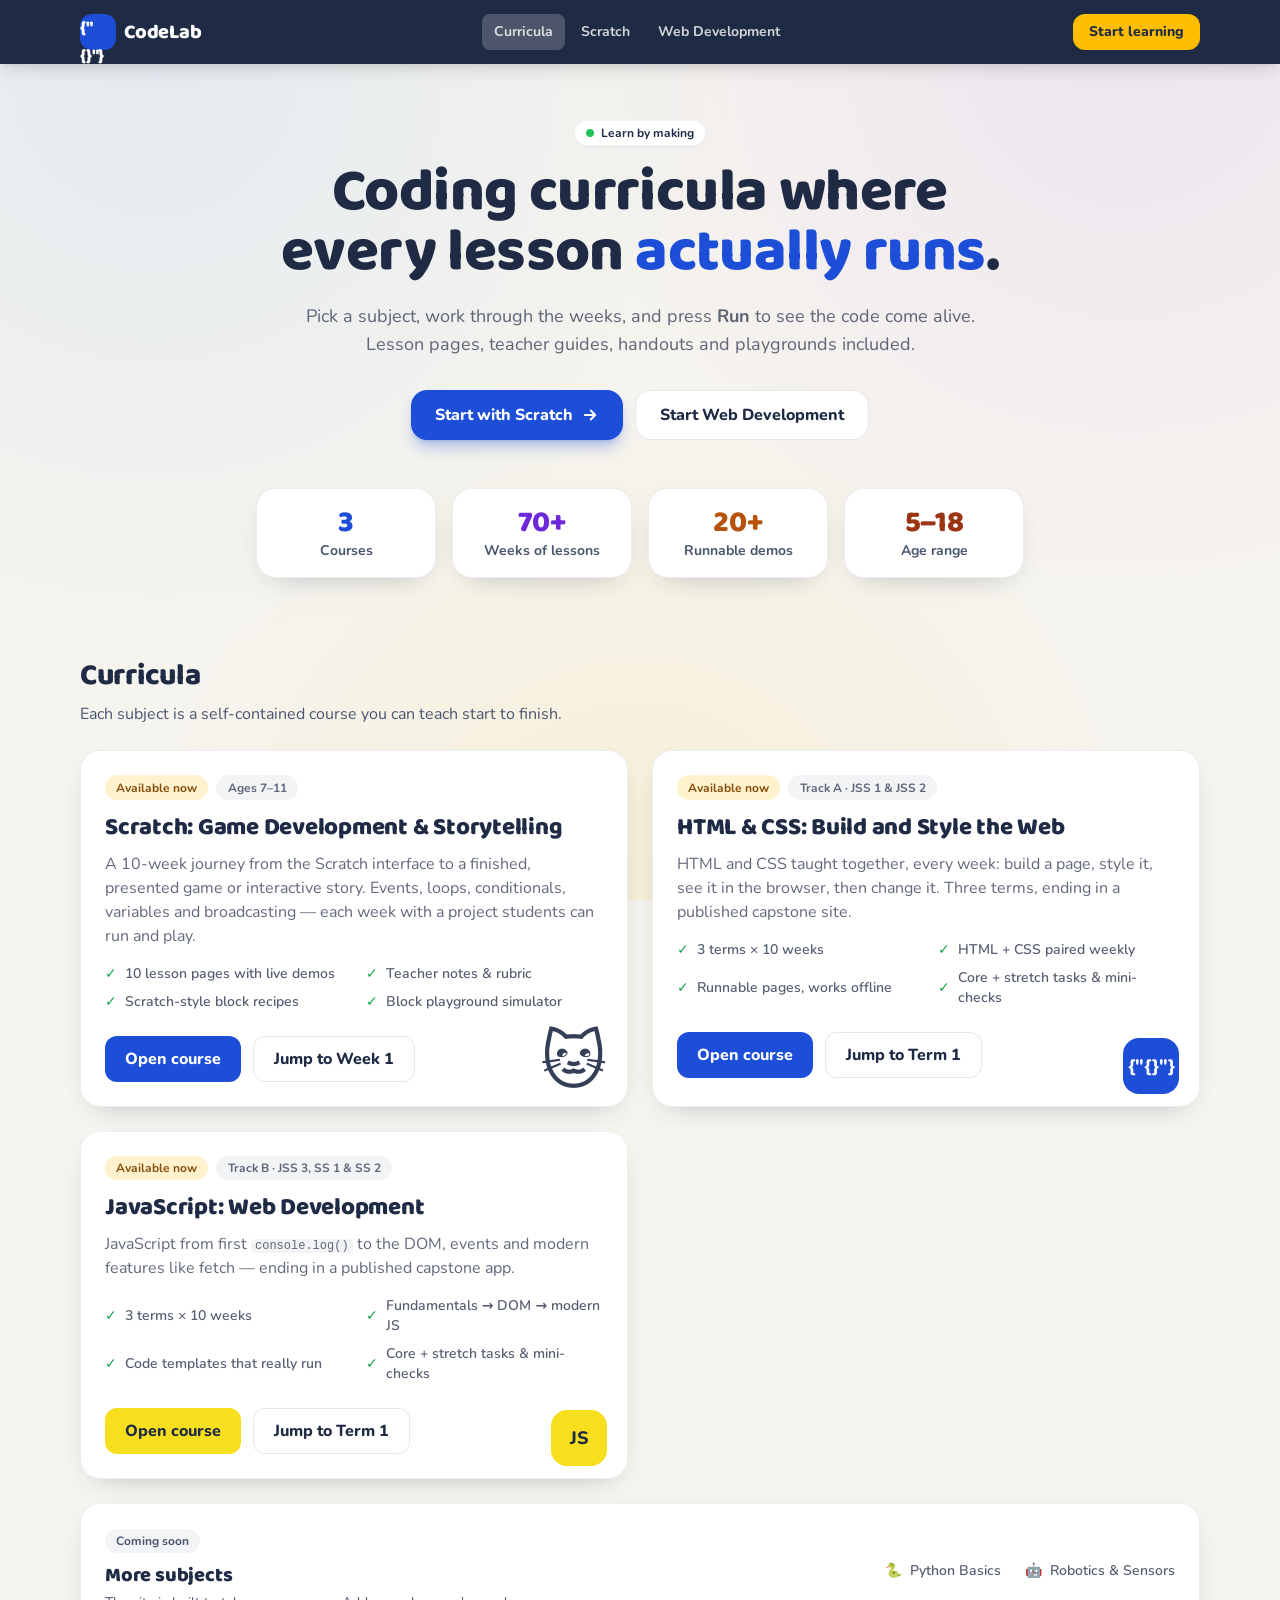
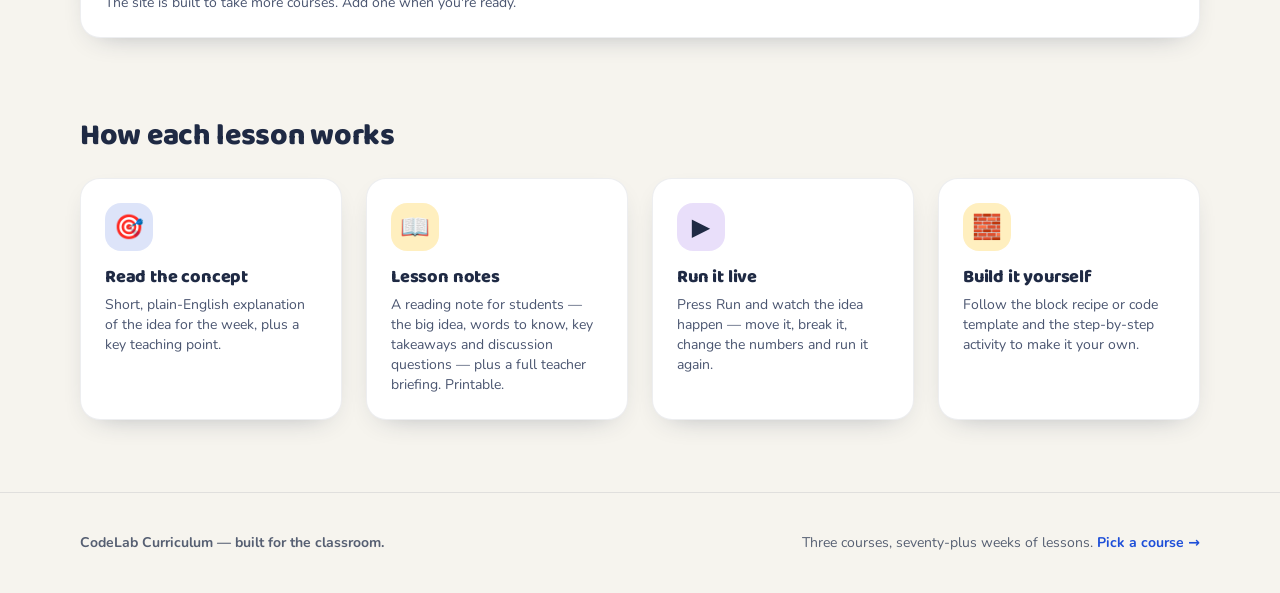
<file: index.html>
<!DOCTYPE html>
<html lang="en">
<head>
<meta charset="UTF-8" />
<meta name="viewport" content="width=device-width, initial-scale=1.0" />
<title>CodeLab Curriculum — Learn by making</title>
<meta name="description" content="Hands-on coding curricula for the classroom. Start with the 10-Week Scratch Game Development &amp; Storytelling course." />

<link rel="stylesheet" href="assets/tailwind.build.css" />
<link rel="stylesheet" href="assets/fonts.css" />
<link rel="stylesheet" href="assets/style.css" />
</head>
<body class="min-h-screen">

<a href="#main" class="skip-link">Skip to content</a>

<!-- ===================== NAV ===================== -->
<nav class="sticky top-0 z-50 bg-ink text-white shadow-lg">
  <div class="max-w-6xl mx-auto px-4">
    <div class="flex items-center justify-between h-16">
      <a href="index.html" class="flex items-center gap-2 font-display text-xl font-extrabold">
        <span class="grid place-items-center w-9 h-9 rounded-xl bg-motion text-lg">{"{}"}</span>
        <span class="font-extrabold">CodeLab</span>
      </a>
      <div class="hidden md:flex items-center gap-1" data-nav-links>
        <a href="index.html" class="px-3 py-2 rounded-lg text-sm font-bold text-white/80 hover:text-white hover:bg-white/10">Curricula</a>
        <a href="scratch/index.html" class="px-3 py-2 rounded-lg text-sm font-bold text-white/80 hover:text-white hover:bg-white/10">Scratch</a>
        <a href="webdev/index.html" class="px-3 py-2 rounded-lg text-sm font-bold text-white/80 hover:text-white hover:bg-white/10">Web Development</a>
      </div>
      <a href="#curricula" class="hidden sm:inline-flex items-center gap-1.5 rounded-xl bg-events px-4 py-2 text-sm font-extrabold text-ink hover:brightness-105 transition">
        Start learning
      </a>
      <button class="md:hidden p-2 rounded-lg hover:bg-white/10" data-nav-toggle aria-expanded="false" aria-label="Toggle menu">
        <svg width="24" height="24" viewBox="0 0 24 24" fill="none" stroke="currentColor" stroke-width="2.2" stroke-linecap="round"><path d="M4 7h16M4 12h16M4 17h16"/></svg>
      </button>
    </div>
    <div class="hidden md:hidden pb-3" data-nav-menu>
      <a href="index.html" class="block px-3 py-2 rounded-lg font-bold text-white/85 hover:bg-white/10">Curricula</a>
      <a href="scratch/index.html" class="block px-3 py-2 rounded-lg font-bold text-white/85 hover:bg-white/10">Scratch</a>
      <a href="webdev/index.html" class="block px-3 py-2 rounded-lg font-bold text-white/85 hover:bg-white/10">Web Development</a>
    </div>
  </div>
</nav>

<main id="main">

  <!-- ===================== HERO ===================== -->
  <header class="max-w-6xl mx-auto px-4 pt-14 pb-10 text-center">
    <span class="pill bg-white text-ink shadow-sm border border-ink/5 mb-4">
      <span class="w-2 h-2 rounded-full bg-green-500 inline-block"></span> Learn by making
    </span>
    <h1 class="font-display text-4xl sm:text-5xl md:text-6xl font-extrabold leading-tight max-w-3xl mx-auto">
      Coding curricula where every lesson <span class="text-motion">actually runs</span>.
    </h1>
    <p class="mt-5 text-lg text-ink/70 max-w-2xl mx-auto">
      Pick a subject, work through the weeks, and press <strong>Run</strong> to see the code come alive.
      Lesson pages, teacher guides, handouts and playgrounds included.
    </p>
    <div class="mt-8 flex flex-wrap justify-center gap-3">
      <a href="scratch/index.html" class="inline-flex items-center gap-2 rounded-2xl bg-motion px-6 py-3 font-extrabold text-white shadow-lg shadow-motion/30 hover:brightness-105 transition">
        Start with Scratch
        <svg width="18" height="18" viewBox="0 0 24 24" fill="none" stroke="currentColor" stroke-width="2.5" stroke-linecap="round" stroke-linejoin="round"><path d="M5 12h14M13 6l6 6-6 6"/></svg>
      </a>
      <a href="webdev/index.html" class="inline-flex items-center gap-2 rounded-2xl bg-white px-6 py-3 font-extrabold text-ink border border-ink/10 hover:border-motion/40 transition">
        Start Web Development
      </a>
    </div>

    <dl class="mt-12 grid grid-cols-2 md:grid-cols-4 gap-4 max-w-3xl mx-auto">
      <div class="card p-4"><dt class="text-3xl font-extrabold font-display text-motion">3</dt><dd class="text-sm font-bold text-ink-soft">Courses</dd></div>
      <div class="card p-4"><dt class="text-3xl font-extrabold font-display text-looks">70+</dt><dd class="text-sm font-bold text-ink-soft">Weeks of lessons</dd></div>
      <div class="card p-4"><dt class="text-3xl font-extrabold font-display text-control">20+</dt><dd class="text-sm font-bold text-ink-soft">Runnable demos</dd></div>
      <div class="card p-4"><dt class="text-3xl font-extrabold font-display text-variables">5–18</dt><dd class="text-sm font-bold text-ink-soft">Age range</dd></div>
    </dl>
  </header>

  <!-- ===================== CURRICULA ===================== -->
  <section id="curricula" class="max-w-6xl mx-auto px-4 py-10">
    <h2 class="font-display text-3xl font-extrabold mb-2">Curricula</h2>
    <p class="text-ink-soft mb-6">Each subject is a self-contained course you can teach start to finish.</p>

    <div class="grid md:grid-cols-2 gap-6">

      <!-- Scratch (live) -->
      <article class="card card-hover p-6 flex flex-col relative overflow-hidden">
        <span class="pointer-events-none absolute right-5 bottom-3 text-[4rem] leading-none select-none opacity-90" aria-hidden="true">🐱</span>
        <div class="relative">
          <div class="flex items-center gap-2 mb-3">
            <span class="pill bg-events/20 text-yellow-800">Available now</span>
            <span class="pill bg-ink/5 text-ink/70">Ages 7–11</span>
          </div>
          <h3 class="font-display text-2xl font-extrabold">Scratch: Game Development &amp; Storytelling</h3>
          <p class="mt-2 text-ink/70">
            A 10-week journey from the Scratch interface to a finished, presented game or interactive story.
            Events, loops, conditionals, variables and broadcasting — each week with a project students can run and play.
          </p>
          <ul class="mt-4 grid sm:grid-cols-2 gap-x-6 gap-y-2 text-sm font-semibold text-ink/75">
            <li class="flex items-center gap-2"><span class="text-green-600">✓</span> 10 lesson pages with live demos</li>
            <li class="flex items-center gap-2"><span class="text-green-600">✓</span> Teacher notes &amp; rubric</li>
            <li class="flex items-center gap-2"><span class="text-green-600">✓</span> Scratch-style block recipes</li>
            <li class="flex items-center gap-2"><span class="text-green-600">✓</span> Block playground simulator</li>
          </ul>
          <div class="mt-6 flex flex-wrap gap-3 pr-20">
            <a href="scratch/index.html" class="inline-flex items-center gap-2 rounded-xl bg-motion px-5 py-2.5 font-extrabold text-white hover:brightness-105 transition">Open course</a>
            <a href="scratch/week.html?w=1" class="inline-flex items-center gap-2 rounded-xl bg-white px-5 py-2.5 font-extrabold text-ink border border-ink/10 hover:border-motion/40 transition">Jump to Week 1</a>
          </div>
        </div>
      </article>

      <!-- Track A: HTML & CSS (live) -->
      <article class="card card-hover p-6 flex flex-col relative overflow-hidden">
        <span class="pointer-events-none absolute right-5 bottom-3 grid place-items-center w-14 h-14 rounded-2xl bg-motion text-white text-lg font-black select-none" aria-hidden="true">{"{}"}</span>
        <div class="relative">
          <div class="flex items-center gap-2 mb-3">
            <span class="pill bg-events/20 text-yellow-800">Available now</span>
            <span class="pill bg-ink/5 text-ink/70">Track A · JSS 1 &amp; JSS 2</span>
          </div>
          <h3 class="font-display text-2xl font-extrabold">HTML &amp; CSS: Build and Style the Web</h3>
          <p class="mt-2 text-ink/70">
            HTML and CSS taught together, every week: build a page, style it, see it in the browser,
            then change it. Three terms, ending in a published capstone site.
          </p>
          <ul class="mt-4 grid sm:grid-cols-2 gap-x-6 gap-y-2 text-sm font-semibold text-ink/75">
            <li class="flex items-center gap-2"><span class="text-green-600">✓</span> 3 terms × 10 weeks</li>
            <li class="flex items-center gap-2"><span class="text-green-600">✓</span> HTML + CSS paired weekly</li>
            <li class="flex items-center gap-2"><span class="text-green-600">✓</span> Runnable pages, works offline</li>
            <li class="flex items-center gap-2"><span class="text-green-600">✓</span> Core + stretch tasks &amp; mini-checks</li>
          </ul>
          <div class="mt-6 flex flex-wrap gap-3 pr-20">
            <a href="intro-webdev/index.html" class="inline-flex items-center gap-2 rounded-xl bg-motion px-5 py-2.5 font-extrabold text-white hover:brightness-105 transition">Open course</a>
            <a href="intro-webdev/week.html?t=1&w=1" class="inline-flex items-center gap-2 rounded-xl bg-white px-5 py-2.5 font-extrabold text-ink border border-ink/10 hover:border-motion/40 transition">Jump to Term 1</a>
          </div>
        </div>
      </article>

      <!-- Track B: JavaScript (live) -->
      <article class="card card-hover p-6 flex flex-col relative overflow-hidden">
        <span class="pointer-events-none absolute right-5 bottom-3 grid place-items-center w-14 h-14 rounded-2xl bg-js text-ink text-lg font-black select-none" aria-hidden="true">JS</span>
        <div class="relative">
          <div class="flex items-center gap-2 mb-3">
            <span class="pill bg-events/20 text-yellow-800">Available now</span>
            <span class="pill bg-ink/5 text-ink/70">Track B · JSS 3, SS 1 &amp; SS 2</span>
          </div>
          <h3 class="font-display text-2xl font-extrabold">JavaScript: Web Development</h3>
          <p class="mt-2 text-ink/70">
            JavaScript from first <code class="font-mono text-xs bg-ink/5 px-1 rounded">console.log()</code>
            to the DOM, events and modern features like fetch — ending in a published capstone app.
          </p>
          <ul class="mt-4 grid sm:grid-cols-2 gap-x-6 gap-y-2 text-sm font-semibold text-ink/75">
            <li class="flex items-center gap-2"><span class="text-green-600">✓</span> 3 terms × 10 weeks</li>
            <li class="flex items-center gap-2"><span class="text-green-600">✓</span> Fundamentals → DOM → modern JS</li>
            <li class="flex items-center gap-2"><span class="text-green-600">✓</span> Code templates that really run</li>
            <li class="flex items-center gap-2"><span class="text-green-600">✓</span> Core + stretch tasks &amp; mini-checks</li>
          </ul>
          <div class="mt-6 flex flex-wrap gap-3 pr-20">
            <a href="webdev/index.html" class="inline-flex items-center gap-2 rounded-xl bg-js px-5 py-2.5 font-extrabold text-ink hover:brightness-105 transition">Open course</a>
            <a href="webdev/week.html?t=1&w=1" class="inline-flex items-center gap-2 rounded-xl bg-white px-5 py-2.5 font-extrabold text-ink border border-ink/10 hover:border-motion/40 transition">Jump to Term 1</a>
          </div>
        </div>
      </article>
    </div>

    <!-- Coming soon placeholders -->
    <div class="card p-6 border-dashed mt-6">
      <div class="flex flex-wrap items-center gap-x-6 gap-y-3">
        <div>
          <span class="pill bg-ink/5 text-ink-soft">Coming soon</span>
          <h3 class="font-display text-xl font-extrabold mt-2">More subjects</h3>
          <p class="text-sm text-ink-soft mt-1 m-0">The site is built to take more courses. Add one when you're ready.</p>
        </div>
        <ul class="flex flex-wrap gap-x-6 gap-y-2 text-sm font-semibold text-ink-muted md:ml-auto">
          <li class="flex items-center gap-2"><span>🐍</span> Python Basics</li>
          <li class="flex items-center gap-2"><span>🤖</span> Robotics &amp; Sensors</li>
        </ul>
      </div>
    </div>
  </section>

  <!-- ===================== HOW IT WORKS ===================== -->
  <section class="max-w-6xl mx-auto px-4 py-10">
    <h2 class="font-display text-3xl font-extrabold mb-6">How each lesson works</h2>
    <div class="grid sm:grid-cols-2 lg:grid-cols-4 gap-6">
      <div class="card p-6">
        <div class="grid place-items-center w-12 h-12 rounded-2xl bg-motion/15 text-2xl mb-3">🎯</div>
        <h3 class="font-extrabold text-lg">Read the concept</h3>
        <p class="text-sm text-ink-soft mt-1">Short, plain-English explanation of the idea for the week, plus a key teaching point.</p>
      </div>
      <div class="card p-6">
        <div class="grid place-items-center w-12 h-12 rounded-2xl bg-events/25 text-2xl mb-3">📖</div>
        <h3 class="font-extrabold text-lg">Lesson notes</h3>
        <p class="text-sm text-ink-soft mt-1">A reading note for students — the big idea, words to know, key takeaways and discussion questions — plus a full teacher briefing. Printable.</p>
      </div>
      <div class="card p-6">
        <div class="grid place-items-center w-12 h-12 rounded-2xl bg-looks/15 text-2xl mb-3">▶️</div>
        <h3 class="font-extrabold text-lg">Run it live</h3>
        <p class="text-sm text-ink-soft mt-1">Press Run and watch the idea happen — move it, break it, change the numbers and run it again.</p>
      </div>
      <div class="card p-6">
        <div class="grid place-items-center w-12 h-12 rounded-2xl bg-events/25 text-2xl mb-3">🧱</div>
        <h3 class="font-extrabold text-lg">Build it yourself</h3>
        <p class="text-sm text-ink-soft mt-1">Follow the block recipe or code template and the step-by-step activity to make it your own.</p>
      </div>
    </div>
  </section>

</main>

<footer class="mt-8 border-t border-ink/10 py-10">
  <div class="max-w-6xl mx-auto px-4 flex flex-col sm:flex-row items-center justify-between gap-3 text-sm text-ink-muted">
    <p class="font-bold">CodeLab Curriculum — built for the classroom.</p>
    <p>Three courses, seventy-plus weeks of lessons. <a class="text-motion font-bold hover:underline" href="#curricula">Pick a course →</a></p>
  </div>
</footer>

<script src="assets/nav.js"></script>
</body>
</html>
</file>
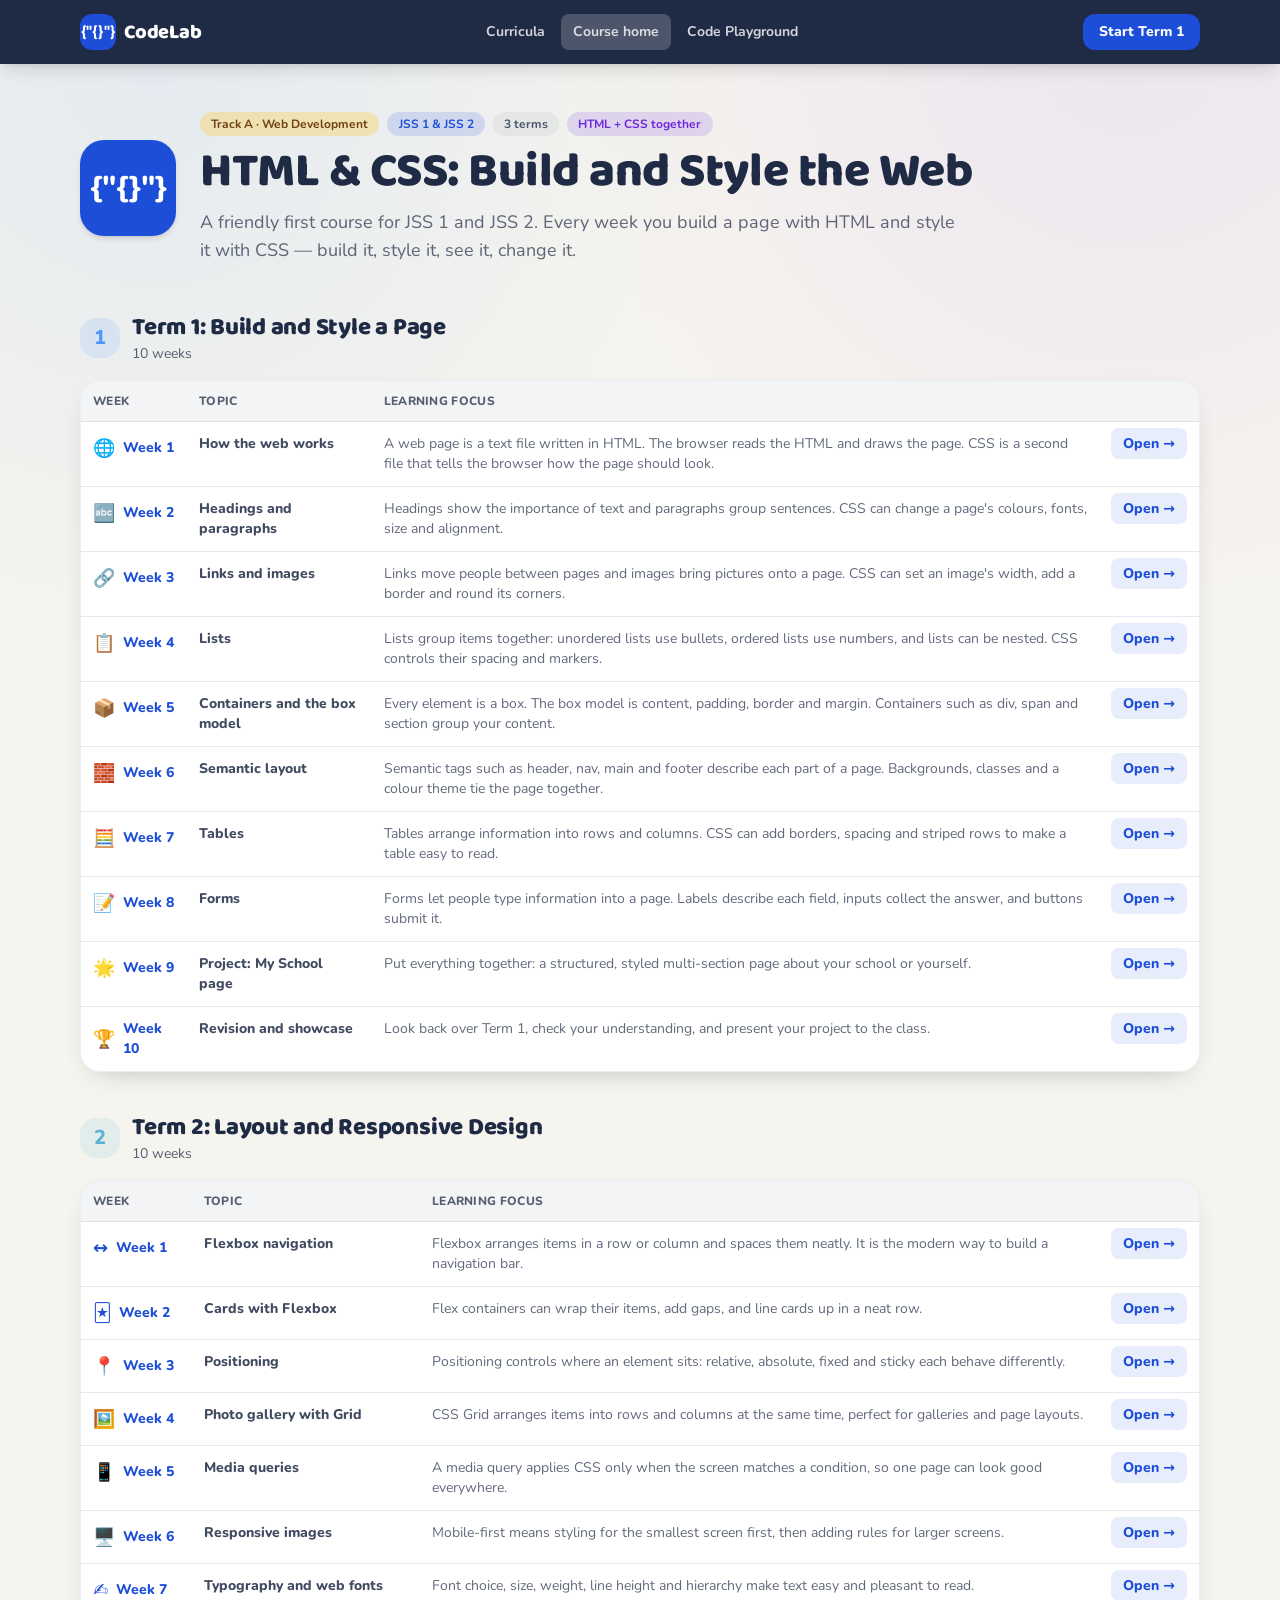
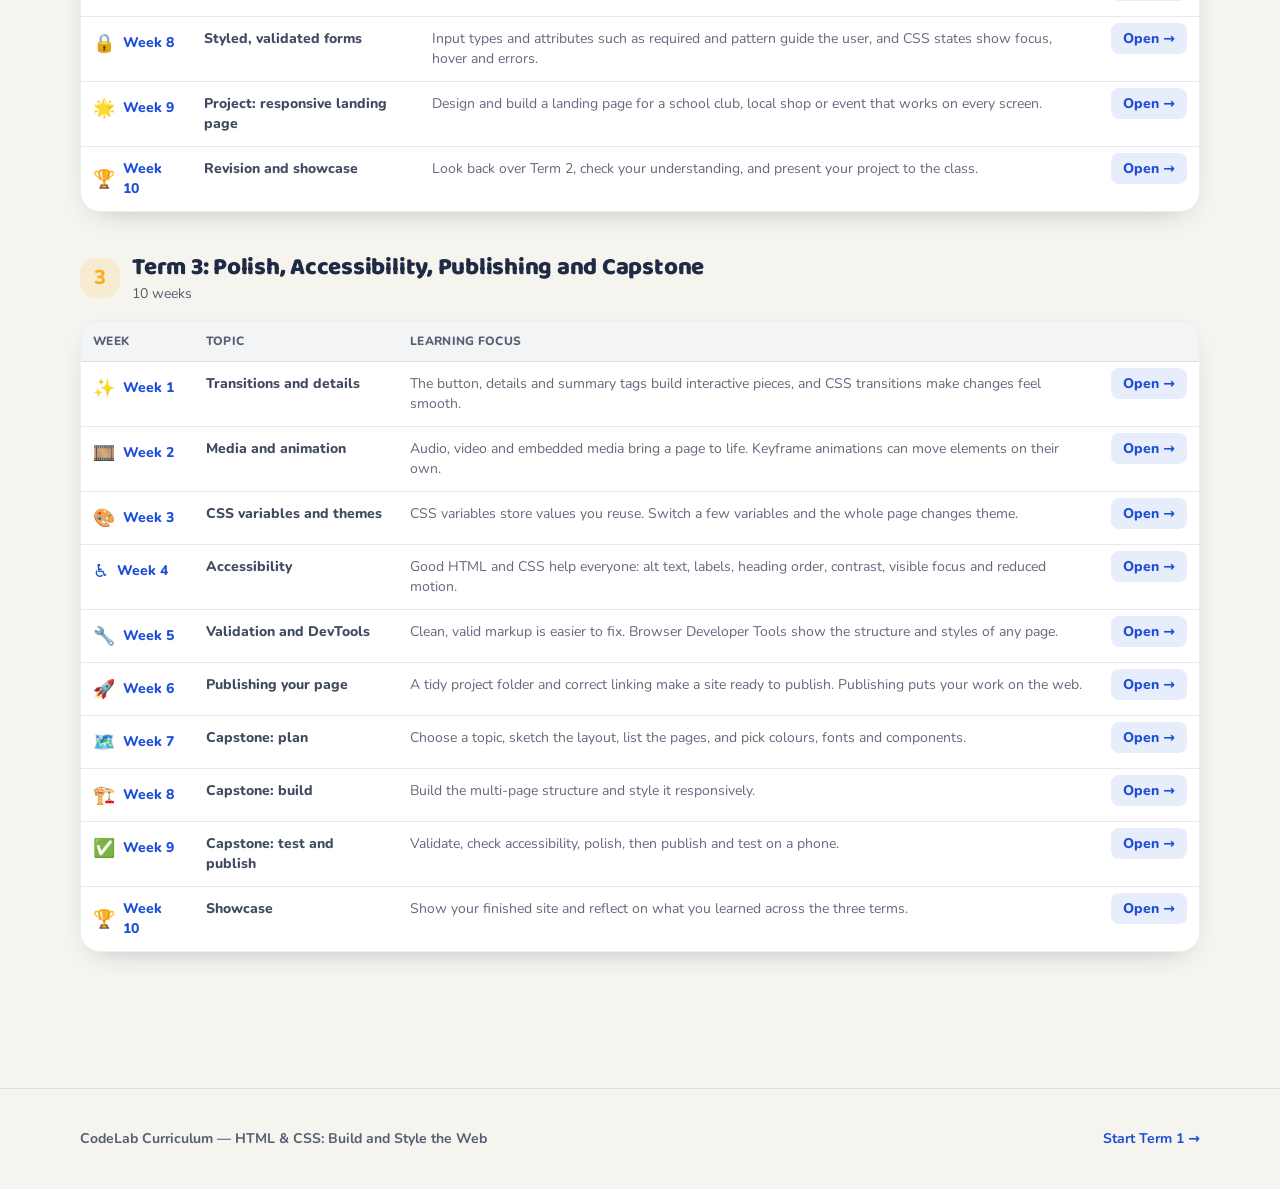
<file: intro-webdev/index.html>
<!DOCTYPE html>
<html lang="en">
<head>
<meta charset="UTF-8" />
<meta name="viewport" content="width=device-width, initial-scale=1.0" />
<title>HTML &amp; CSS: Build and Style the Web (JSS 1 &amp; JSS 2) — CodeLab</title>
<meta name="description" content="Track A: a three-term HTML and CSS course for JSS 1 and JSS 2. Build and style real web pages, taught together every week." />

<link rel="stylesheet" href="../assets/tailwind.build.css" />
<link rel="stylesheet" href="../assets/fonts.css" />
<link rel="stylesheet" href="../assets/style.css" />
</head>
<body class="min-h-screen">

<a href="#main" class="skip-link">Skip to content</a>

<nav class="sticky top-0 z-50 bg-ink text-white shadow-lg no-print">
  <div class="max-w-6xl mx-auto px-4">
    <div class="flex items-center justify-between h-16">
      <a href="../index.html" class="flex items-center gap-2 font-display text-xl">
        <span class="grid place-items-center w-9 h-9 rounded-xl bg-motion text-lg">{"{}"}</span>
        <span class="font-extrabold">CodeLab</span>
      </a>
      <div class="hidden md:flex items-center gap-1" data-nav-links>
        <a href="../index.html" class="px-3 py-2 rounded-lg text-sm font-bold text-white/80 hover:text-white hover:bg-white/10">Curricula</a>
        <a href="index.html" class="px-3 py-2 rounded-lg text-sm font-bold text-white/80 hover:text-white hover:bg-white/10">Course home</a>
        <a href="../webdev/playground.html" class="px-3 py-2 rounded-lg text-sm font-bold text-white/80 hover:text-white hover:bg-white/10">Code Playground</a>
      </div>
      <a href="week.html?t=1&w=1" class="hidden sm:inline-flex items-center gap-1.5 rounded-xl bg-motion px-4 py-2 text-sm font-extrabold text-white hover:brightness-105 transition">Start Term 1</a>
    </div>
  </div>
</nav>

<main id="main" class="max-w-6xl mx-auto px-4">

  <header class="py-12">
    <div class="flex flex-col md:flex-row md:items-center gap-6">
      <div class="grid place-items-center w-24 h-24 rounded-3xl bg-motion text-white shadow-md text-3xl font-black shrink-0">{"{}"}</div>
      <div>
        <div class="flex flex-wrap gap-2 mb-3">
          <span class="pill bg-events/25 text-yellow-900">Track A · Web Development</span>
          <span class="pill bg-motion/15 text-motion">JSS 1 &amp; JSS 2</span>
          <span class="pill bg-ink/5 text-ink-soft">3 terms</span>
          <span class="pill bg-looks/15 text-looks">HTML + CSS together</span>
        </div>
        <h1 class="font-display text-3xl sm:text-4xl md:text-5xl font-extrabold leading-tight">HTML &amp; CSS: Build and Style the Web</h1>
        <p class="mt-3 text-lg text-ink/70 max-w-3xl">
          A friendly first course for JSS 1 and JSS 2. Every week you build a page with HTML and style it
          with CSS — build it, style it, see it, change it.
        </p>
      </div>
    </div>
  </header>

  <section id="terms" class="pb-16"></section>

</main>

<footer class="mt-8 border-t border-ink/10 py-10 no-print">
  <div class="max-w-6xl mx-auto px-4 flex flex-col sm:flex-row items-center justify-between gap-3 text-sm text-ink-muted">
    <p class="font-bold">CodeLab Curriculum — HTML &amp; CSS: Build and Style the Web</p>
    <a class="text-motion font-bold hover:underline" href="week.html?t=1&w=1">Start Term 1 →</a>
  </div>
</footer>

<script src="../assets/nav.js"></script>
<script src="js/data.js"></script>
<script>
  (function () {
    "use strict";
    var cur = window.INTRO_CURRICULUM;
    if (!cur) return;
    var host = document.getElementById("terms");
    var esc = window.CL.escapeHtml;
    var tones = { motion: "#4c97ff", looks: "#9966ff", control: "#ffab19", events: "#ffbf00", sensing: "#5cb1d6", operators: "#59c059", variables: "#ff8c1a" };
    host.innerHTML = cur.terms.map(function (term) {
      var accent = tones[term.theme] || tones.motion;
      var rows = term.weeks.map(function (wk, wi) {
        return '<tr class="border-t border-ink/10 hover:bg-motion/5">' +
          '<td class="p-3 align-top"><a href="week.html?t=' + term.n + "&w=" + wk.n + '" class="inline-flex items-center gap-2 font-extrabold text-motion hover:underline"><span class="text-lg">' + wk.emoji + "</span>Week " + wk.n + "</a></td>" +
          '<td class="p-3 align-top font-extrabold text-ink/85"><a href="week.html?t=' + term.n + "&w=" + wk.n + '" class="hover:text-motion">' + esc(wk.title) + "</a></td>" +
          '<td class="p-3 align-top text-ink/70">' + esc(wk.concept) + "</td>" +
          '<td class="p-3 align-top text-right"><a href="week.html?t=' + term.n + "&w=" + wk.n + '" class="whitespace-nowrap rounded-lg bg-motion/10 text-motion font-extrabold px-3 py-1.5 hover:bg-motion/20">Open →</a></td>' +
        "</tr>";
      }).join("");
      return '<section class="mb-10">' +
        '<div class="flex items-center gap-3 mb-4">' +
          '<span class="grid place-items-center w-10 h-10 rounded-2xl text-xl font-black" style="background:' + accent + '22;color:' + accent + '">' + term.n + "</span>" +
          '<div><h2 class="font-display text-2xl font-extrabold m-0">Term ' + term.n + ": " + esc(term.title) + "</h2>" +
          '<p class="text-sm text-ink-muted m-0">' + term.weeks.length + " weeks</p></div>" +
        "</div>" +
        '<div class="card overflow-x-auto"><table class="w-full text-left text-sm border-collapse">' +
          '<thead><tr class="bg-ink/5 text-ink-muted text-xs uppercase tracking-wide">' +
            '<th class="p-3 font-extrabold">Week</th><th class="p-3 font-extrabold">Topic</th><th class="p-3 font-extrabold">Learning focus</th><th class="p-3 font-extrabold sr-only">Open</th>' +
          "</tr></thead><tbody>" + rows + "</tbody></table></div>" +
      "</section>";
    }).join("");
  })();
</script>
</body>
</html>
</file>
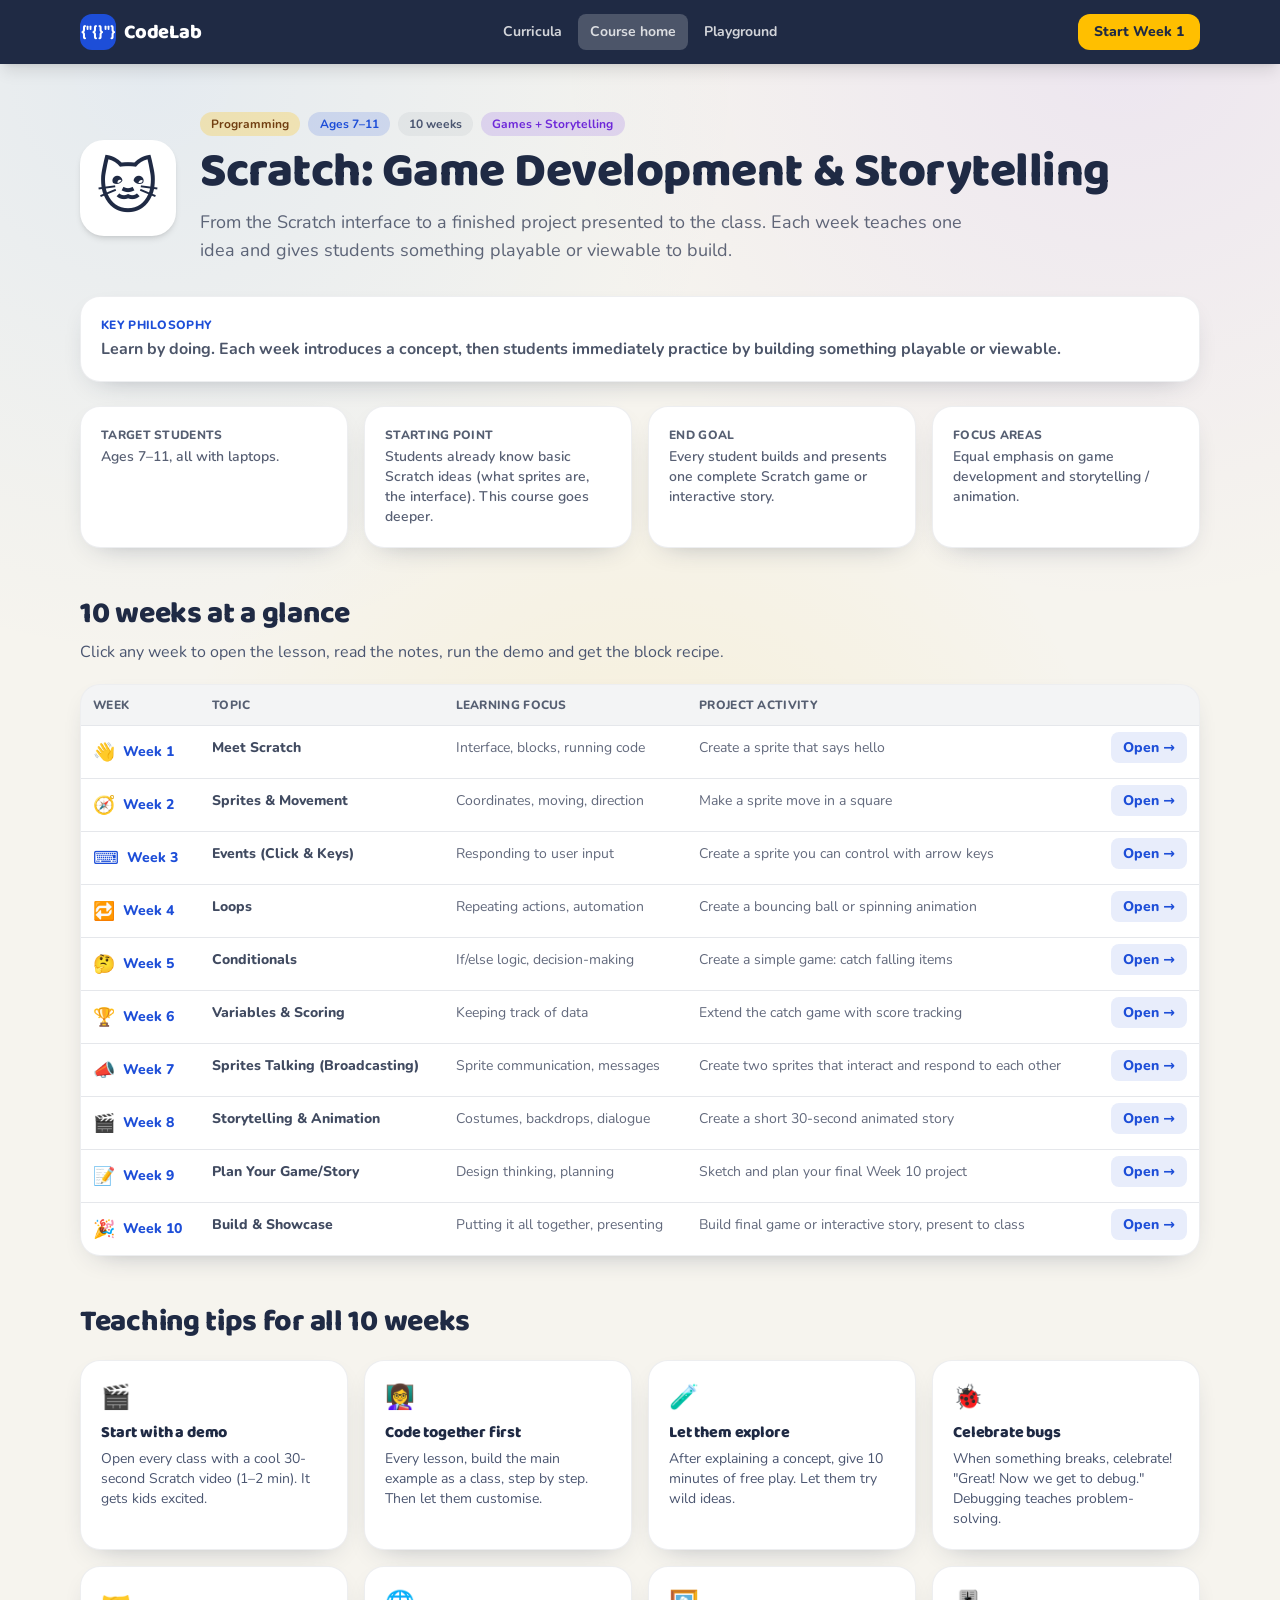
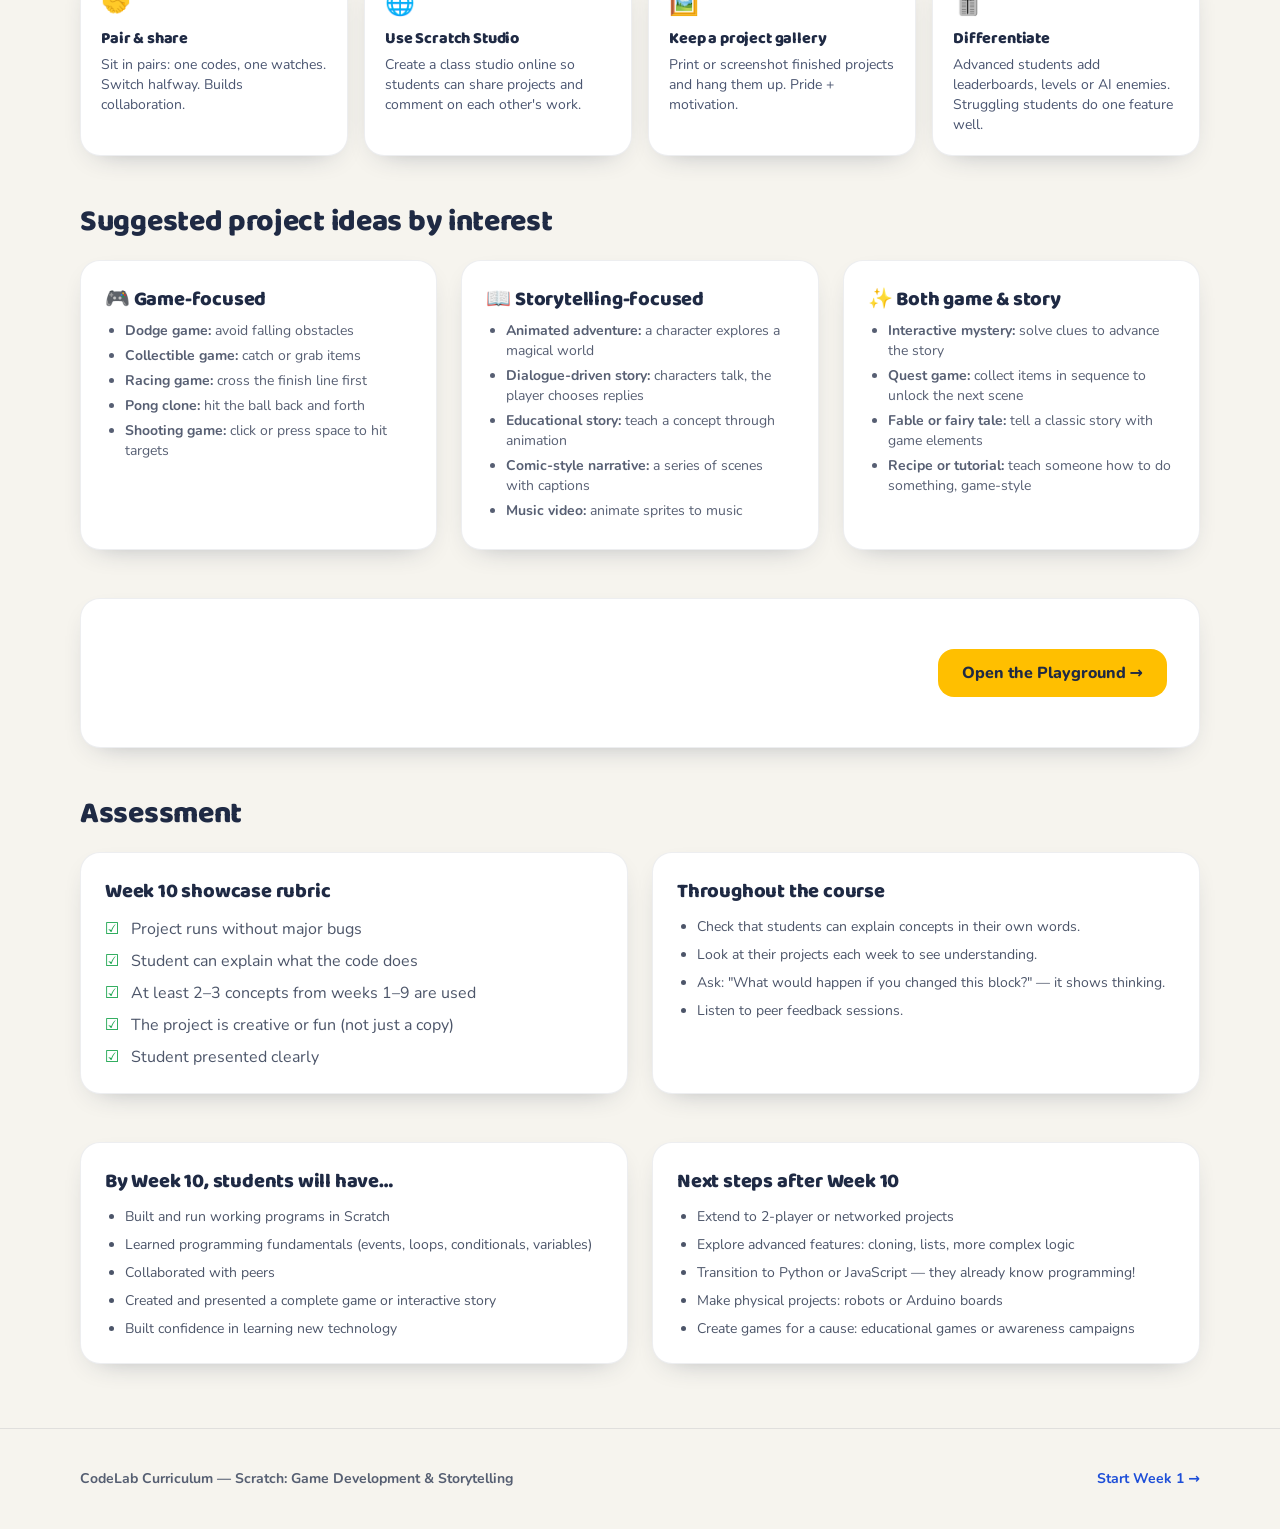
<file: scratch/index.html>
<!DOCTYPE html>
<html lang="en">
<head>
<meta charset="UTF-8" />
<meta name="viewport" content="width=device-width, initial-scale=1.0" />
<title>10-Week Scratch Course — Game Development &amp; Storytelling</title>
<meta name="description" content="Ten weeks of Scratch for ages 7–11: interface, movement, events, loops, conditionals, variables, broadcasting, storytelling and a final showcase." />

<link rel="stylesheet" href="../assets/tailwind.build.css" />
<link rel="stylesheet" href="../assets/fonts.css" />
<link rel="stylesheet" href="../assets/style.css" />
</head>
<body class="min-h-screen">

<a href="#main" class="skip-link">Skip to content</a>

<nav class="sticky top-0 z-50 bg-ink text-white shadow-lg no-print">
  <div class="max-w-6xl mx-auto px-4">
    <div class="flex items-center justify-between h-16">
      <a href="../index.html" class="flex items-center gap-2 font-display text-xl">
        <span class="grid place-items-center w-9 h-9 rounded-xl bg-motion text-lg">{"{}"}</span>
        <span class="font-extrabold">CodeLab</span>
      </a>
      <div class="hidden md:flex items-center gap-1" data-nav-links>
        <a href="../index.html" class="px-3 py-2 rounded-lg text-sm font-bold text-white/80 hover:text-white hover:bg-white/10">Curricula</a>
        <a href="index.html" class="px-3 py-2 rounded-lg text-sm font-bold text-white/80 hover:text-white hover:bg-white/10">Course home</a>
        <a href="playground.html" class="px-3 py-2 rounded-lg text-sm font-bold text-white/80 hover:text-white hover:bg-white/10">Playground</a>
      </div>
      <a href="week.html?w=1" class="inline-flex items-center gap-1.5 rounded-xl bg-events px-4 py-2 text-sm font-extrabold text-ink hover:brightness-105 transition">Start Week 1</a>
    </div>
  </div>
</nav>

<main id="main" class="max-w-6xl mx-auto px-4">

  <!-- ===================== HERO ===================== -->
  <header class="py-12">
    <div class="flex flex-col md:flex-row md:items-center gap-6">
      <div class="grid place-items-center w-24 h-24 rounded-3xl bg-white shadow-md text-6xl shrink-0">🐱</div>
      <div>
        <div class="flex flex-wrap gap-2 mb-3">
          <span class="pill bg-events/25 text-yellow-900">Programming</span>
          <span class="pill bg-motion/15 text-motion">Ages 7–11</span>
          <span class="pill bg-ink/5 text-ink-soft">10 weeks</span>
          <span class="pill bg-looks/15 text-looks">Games + Storytelling</span>
        </div>
        <h1 class="font-display text-3xl sm:text-4xl md:text-5xl font-extrabold leading-tight">Scratch: Game Development &amp; Storytelling</h1>
        <p class="mt-3 text-lg text-ink/70 max-w-3xl">
          From the Scratch interface to a finished project presented to the class. Each week teaches one idea
          and gives students something playable or viewable to build.
        </p>
      </div>
    </div>

    <div class="mt-8 card p-5 border-l-4 border-l-motion">
      <p class="text-xs font-extrabold uppercase tracking-wide text-motion">Key philosophy</p>
      <p class="text-ink/80 font-bold mt-1">Learn by doing. Each week introduces a concept, then students immediately practice by building something playable or viewable.</p>
    </div>

    <dl class="mt-6 grid sm:grid-cols-2 lg:grid-cols-4 gap-4">
      <div class="card p-5"><dt class="text-xs font-extrabold uppercase tracking-wide text-ink-muted">Target students</dt><dd class="text-ink/75 font-semibold mt-1 text-sm">Ages 7–11, all with laptops.</dd></div>
      <div class="card p-5"><dt class="text-xs font-extrabold uppercase tracking-wide text-ink-muted">Starting point</dt><dd class="text-ink/75 font-semibold mt-1 text-sm">Students already know basic Scratch ideas (what sprites are, the interface). This course goes deeper.</dd></div>
      <div class="card p-5"><dt class="text-xs font-extrabold uppercase tracking-wide text-ink-muted">End goal</dt><dd class="text-ink/75 font-semibold mt-1 text-sm">Every student builds and presents one complete Scratch game or interactive story.</dd></div>
      <div class="card p-5"><dt class="text-xs font-extrabold uppercase tracking-wide text-ink-muted">Focus areas</dt><dd class="text-ink/75 font-semibold mt-1 text-sm">Equal emphasis on game development and storytelling / animation.</dd></div>
    </dl>
  </header>

  <!-- ===================== AT A GLANCE ===================== -->
  <section class="pb-12">
    <h2 class="font-display text-3xl font-extrabold mb-2">10 weeks at a glance</h2>
    <p class="text-ink-soft mb-5">Click any week to open the lesson, read the notes, run the demo and get the block recipe.</p>
    <div class="card overflow-x-auto">
      <table class="w-full text-left text-sm border-collapse">
        <thead>
          <tr class="bg-ink/5 text-ink-muted text-xs uppercase tracking-wide">
            <th class="p-3 font-extrabold">Week</th>
            <th class="p-3 font-extrabold">Topic</th>
            <th class="p-3 font-extrabold">Learning focus</th>
            <th class="p-3 font-extrabold">Project activity</th>
            <th class="p-3 font-extrabold sr-only">Open</th>
          </tr>
        </thead>
        <tbody id="glance"></tbody>
      </table>
    </div>
  </section>

  <!-- ===================== TEACHING TIPS ===================== -->
  <section class="pb-12">
    <h2 class="font-display text-3xl font-extrabold mb-5">Teaching tips for all 10 weeks</h2>
    <div class="grid sm:grid-cols-2 lg:grid-cols-4 gap-4">
      <div class="card p-5"><div class="text-2xl mb-2">🎬</div><h3 class="font-extrabold">Start with a demo</h3><p class="text-sm text-ink-soft mt-1">Open every class with a cool 30-second Scratch video (1–2 min). It gets kids excited.</p></div>
      <div class="card p-5"><div class="text-2xl mb-2">👩‍🏫</div><h3 class="font-extrabold">Code together first</h3><p class="text-sm text-ink-soft mt-1">Every lesson, build the main example as a class, step by step. Then let them customise.</p></div>
      <div class="card p-5"><div class="text-2xl mb-2">🧪</div><h3 class="font-extrabold">Let them explore</h3><p class="text-sm text-ink-soft mt-1">After explaining a concept, give 10 minutes of free play. Let them try wild ideas.</p></div>
      <div class="card p-5"><div class="text-2xl mb-2">🐞</div><h3 class="font-extrabold">Celebrate bugs</h3><p class="text-sm text-ink-soft mt-1">When something breaks, celebrate! "Great! Now we get to debug." Debugging teaches problem-solving.</p></div>
      <div class="card p-5"><div class="text-2xl mb-2">🤝</div><h3 class="font-extrabold">Pair &amp; share</h3><p class="text-sm text-ink-soft mt-1">Sit in pairs: one codes, one watches. Switch halfway. Builds collaboration.</p></div>
      <div class="card p-5"><div class="text-2xl mb-2">🌐</div><h3 class="font-extrabold">Use Scratch Studio</h3><p class="text-sm text-ink-soft mt-1">Create a class studio online so students can share projects and comment on each other's work.</p></div>
      <div class="card p-5"><div class="text-2xl mb-2">🖼️</div><h3 class="font-extrabold">Keep a project gallery</h3><p class="text-sm text-ink-soft mt-1">Print or screenshot finished projects and hang them up. Pride + motivation.</p></div>
      <div class="card p-5"><div class="text-2xl mb-2">🎚️</div><h3 class="font-extrabold">Differentiate</h3><p class="text-sm text-ink-soft mt-1">Advanced students add leaderboards, levels or AI enemies. Struggling students do one feature well.</p></div>
    </div>
  </section>

  <!-- ===================== PROJECT IDEAS ===================== -->
  <section class="pb-12">
    <h2 class="font-display text-3xl font-extrabold mb-5">Suggested project ideas by interest</h2>
    <div class="grid md:grid-cols-3 gap-6">
      <div class="card p-6">
        <h3 class="font-display text-xl font-extrabold flex items-center gap-2">🎮 Game-focused</h3>
        <ul class="prose-kid text-ink/75 text-sm mt-2 list-disc pl-5">
          <li><strong>Dodge game:</strong> avoid falling obstacles</li>
          <li><strong>Collectible game:</strong> catch or grab items</li>
          <li><strong>Racing game:</strong> cross the finish line first</li>
          <li><strong>Pong clone:</strong> hit the ball back and forth</li>
          <li><strong>Shooting game:</strong> click or press space to hit targets</li>
        </ul>
      </div>
      <div class="card p-6">
        <h3 class="font-display text-xl font-extrabold flex items-center gap-2">📖 Storytelling-focused</h3>
        <ul class="prose-kid text-ink/75 text-sm mt-2 list-disc pl-5">
          <li><strong>Animated adventure:</strong> a character explores a magical world</li>
          <li><strong>Dialogue-driven story:</strong> characters talk, the player chooses replies</li>
          <li><strong>Educational story:</strong> teach a concept through animation</li>
          <li><strong>Comic-style narrative:</strong> a series of scenes with captions</li>
          <li><strong>Music video:</strong> animate sprites to music</li>
        </ul>
      </div>
      <div class="card p-6">
        <h3 class="font-display text-xl font-extrabold flex items-center gap-2">✨ Both game &amp; story</h3>
        <ul class="prose-kid text-ink/75 text-sm mt-2 list-disc pl-5">
          <li><strong>Interactive mystery:</strong> solve clues to advance the story</li>
          <li><strong>Quest game:</strong> collect items in sequence to unlock the next scene</li>
          <li><strong>Fable or fairy tale:</strong> tell a classic story with game elements</li>
          <li><strong>Recipe or tutorial:</strong> teach someone how to do something, game-style</li>
        </ul>
      </div>
    </div>
  </section>

  <!-- ===================== PLAYGROUND PROMO ===================== -->
  <section class="pb-12">
    <div class="card p-6 md:p-8 bg-ink text-white flex flex-col md:flex-row items-start md:items-center gap-6 justify-between">
      <div>
        <h2 class="font-display text-2xl font-extrabold">Not at a laptop with Scratch yet?</h2>
        <p class="text-white/75 mt-1 max-w-2xl">The built-in Block Playground runs a mini Scratch on this page. Click blocks to build a script, press Run, and watch a cat sprite follow your instructions.</p>
      </div>
      <a href="playground.html" class="shrink-0 inline-flex items-center gap-2 rounded-2xl bg-events px-6 py-3 font-extrabold text-ink hover:brightness-105 transition">Open the Playground →</a>
    </div>
  </section>

  <!-- ===================== ASSESSMENT ===================== -->
  <section class="pb-12">
    <h2 class="font-display text-3xl font-extrabold mb-5">Assessment</h2>
    <div class="grid md:grid-cols-2 gap-6">
      <div class="card p-6">
        <h3 class="font-display text-xl font-extrabold">Week 10 showcase rubric</h3>
        <ul class="mt-3 space-y-2 text-ink/80">
          <li class="flex items-start gap-3"><span class="text-green-600 font-extrabold">☑</span> Project runs without major bugs</li>
          <li class="flex items-start gap-3"><span class="text-green-600 font-extrabold">☑</span> Student can explain what the code does</li>
          <li class="flex items-start gap-3"><span class="text-green-600 font-extrabold">☑</span> At least 2–3 concepts from weeks 1–9 are used</li>
          <li class="flex items-start gap-3"><span class="text-green-600 font-extrabold">☑</span> The project is creative or fun (not just a copy)</li>
          <li class="flex items-start gap-3"><span class="text-green-600 font-extrabold">☑</span> Student presented clearly</li>
        </ul>
      </div>
      <div class="card p-6">
        <h3 class="font-display text-xl font-extrabold">Throughout the course</h3>
        <ul class="mt-3 space-y-2 text-ink/80 text-sm list-disc pl-5">
          <li>Check that students can explain concepts in their own words.</li>
          <li>Look at their projects each week to see understanding.</li>
          <li>Ask: "What would happen if you changed this block?" — it shows thinking.</li>
          <li>Listen to peer feedback sessions.</li>
        </ul>
      </div>
    </div>
  </section>

  <!-- ===================== OUTCOMES + NEXT STEPS ===================== -->
  <section class="pb-16 grid md:grid-cols-2 gap-6">
    <div class="card p-6">
      <h3 class="font-display text-xl font-extrabold">By Week 10, students will have…</h3>
      <ul class="mt-3 space-y-2 text-ink/80 text-sm list-disc pl-5">
        <li>Built and run working programs in Scratch</li>
        <li>Learned programming fundamentals (events, loops, conditionals, variables)</li>
        <li>Collaborated with peers</li>
        <li>Created and presented a complete game or interactive story</li>
        <li>Built confidence in learning new technology</li>
      </ul>
    </div>
    <div class="card p-6">
      <h3 class="font-display text-xl font-extrabold">Next steps after Week 10</h3>
      <ul class="mt-3 space-y-2 text-ink/80 text-sm list-disc pl-5">
        <li>Extend to 2-player or networked projects</li>
        <li>Explore advanced features: cloning, lists, more complex logic</li>
        <li>Transition to Python or JavaScript — they already know programming!</li>
        <li>Make physical projects: robots or Arduino boards</li>
        <li>Create games for a cause: educational games or awareness campaigns</li>
      </ul>
    </div>
  </section>

</main>

<footer class="border-t border-ink/10 py-10 no-print">
  <div class="max-w-6xl mx-auto px-4 flex flex-col sm:flex-row items-center justify-between gap-3 text-sm text-ink-muted">
    <p class="font-bold">CodeLab Curriculum — Scratch: Game Development &amp; Storytelling</p>
    <a class="text-motion font-bold hover:underline" href="week.html?w=1">Start Week 1 →</a>
  </div>
</footer>

<script src="../assets/nav.js"></script>
<script src="js/data.js"></script>
<script>
  (function () {
    "use strict";
    var e = window.CL.escapeHtml;
    var cur = window.SCRATCH_CURRICULUM;
    var rows = [
      [1, "Meet Scratch", "Interface, blocks, running code", "Create a sprite that says hello"],
      [2, "Sprites &amp; Movement", "Coordinates, moving, direction", "Make a sprite move in a square"],
      [3, "Events (Click &amp; Keys)", "Responding to user input", "Create a sprite you can control with arrow keys"],
      [4, "Loops", "Repeating actions, automation", "Create a bouncing ball or spinning animation"],
      [5, "Conditionals", "If/else logic, decision-making", "Create a simple game: catch falling items"],
      [6, "Variables &amp; Scoring", "Keeping track of data", "Extend the catch game with score tracking"],
      [7, "Sprites Talking (Broadcasting)", "Sprite communication, messages", "Create two sprites that interact and respond to each other"],
      [8, "Storytelling &amp; Animation", "Costumes, backdrops, dialogue", "Create a short 30-second animated story"],
      [9, "Plan Your Game/Story", "Design thinking, planning", "Sketch and plan your final Week 10 project"],
      [10, "Build &amp; Showcase", "Putting it all together, presenting", "Build final game or interactive story, present to class"]
    ];
    var html = rows.map(function (r) {
      var n = r[0];
      var w = cur && cur.weeks[n - 1];
      var emoji = w ? w.emoji : "";
      return '<tr class="border-t border-ink/8 hover:bg-motion/5">' +
        '<td class="p-3 align-top"><a href="week.html?w=' + n + '" class="inline-flex items-center gap-2 font-extrabold text-motion hover:underline"><span class="text-lg">' + emoji + "</span>Week " + n + "</a></td>" +
        '<td class="p-3 align-top font-extrabold text-ink/85"><a href="week.html?w=' + n + '" class="hover:text-motion">' + r[1] + "</a></td>" +
        '<td class="p-3 align-top text-ink/70">' + r[2] + "</td>" +
        '<td class="p-3 align-top text-ink/70">' + r[3] + "</td>" +
        '<td class="p-3 align-top text-right"><a href="week.html?w=' + n + '" class="whitespace-nowrap rounded-lg bg-motion/10 text-motion font-extrabold px-3 py-1.5 hover:bg-motion/20">Open →</a></td>' +
      "</tr>";
    }).join("");
    document.getElementById("glance").innerHTML = html;
  })();
</script>
</body>
</html>
</file>
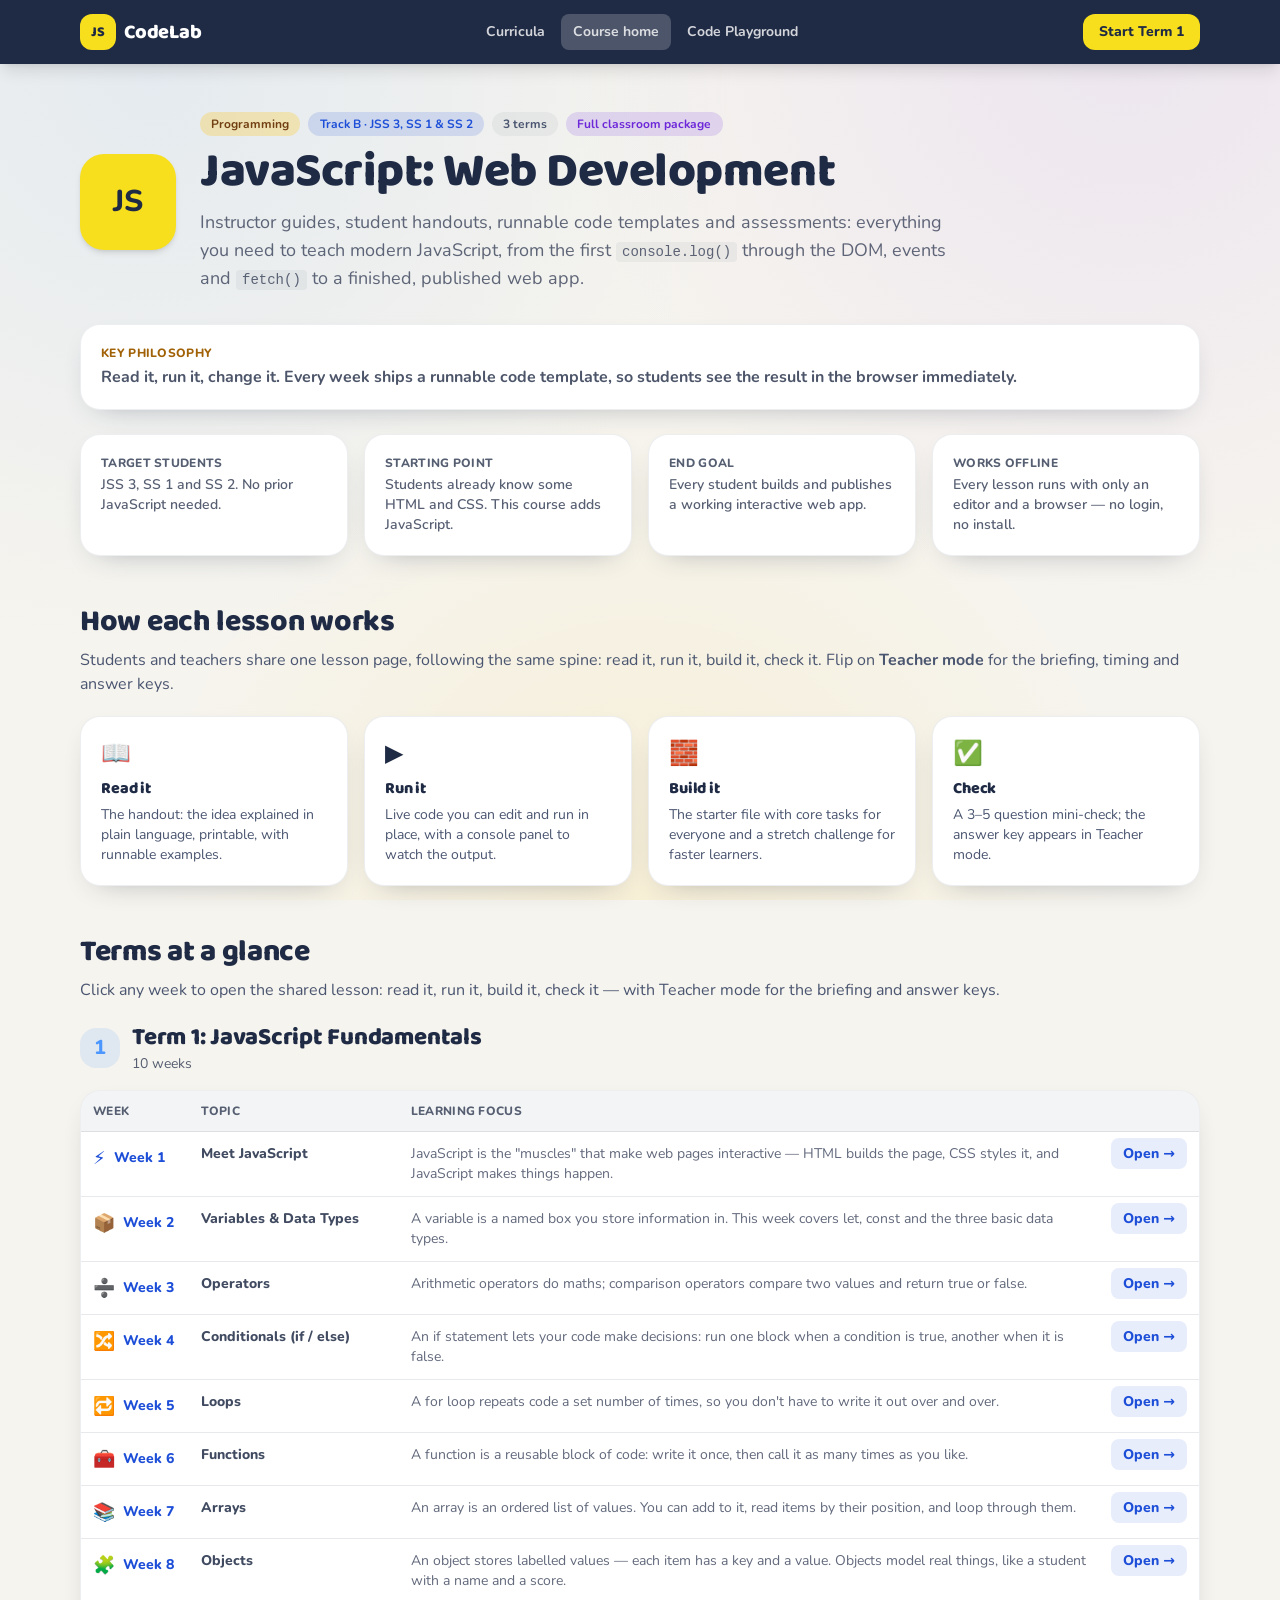
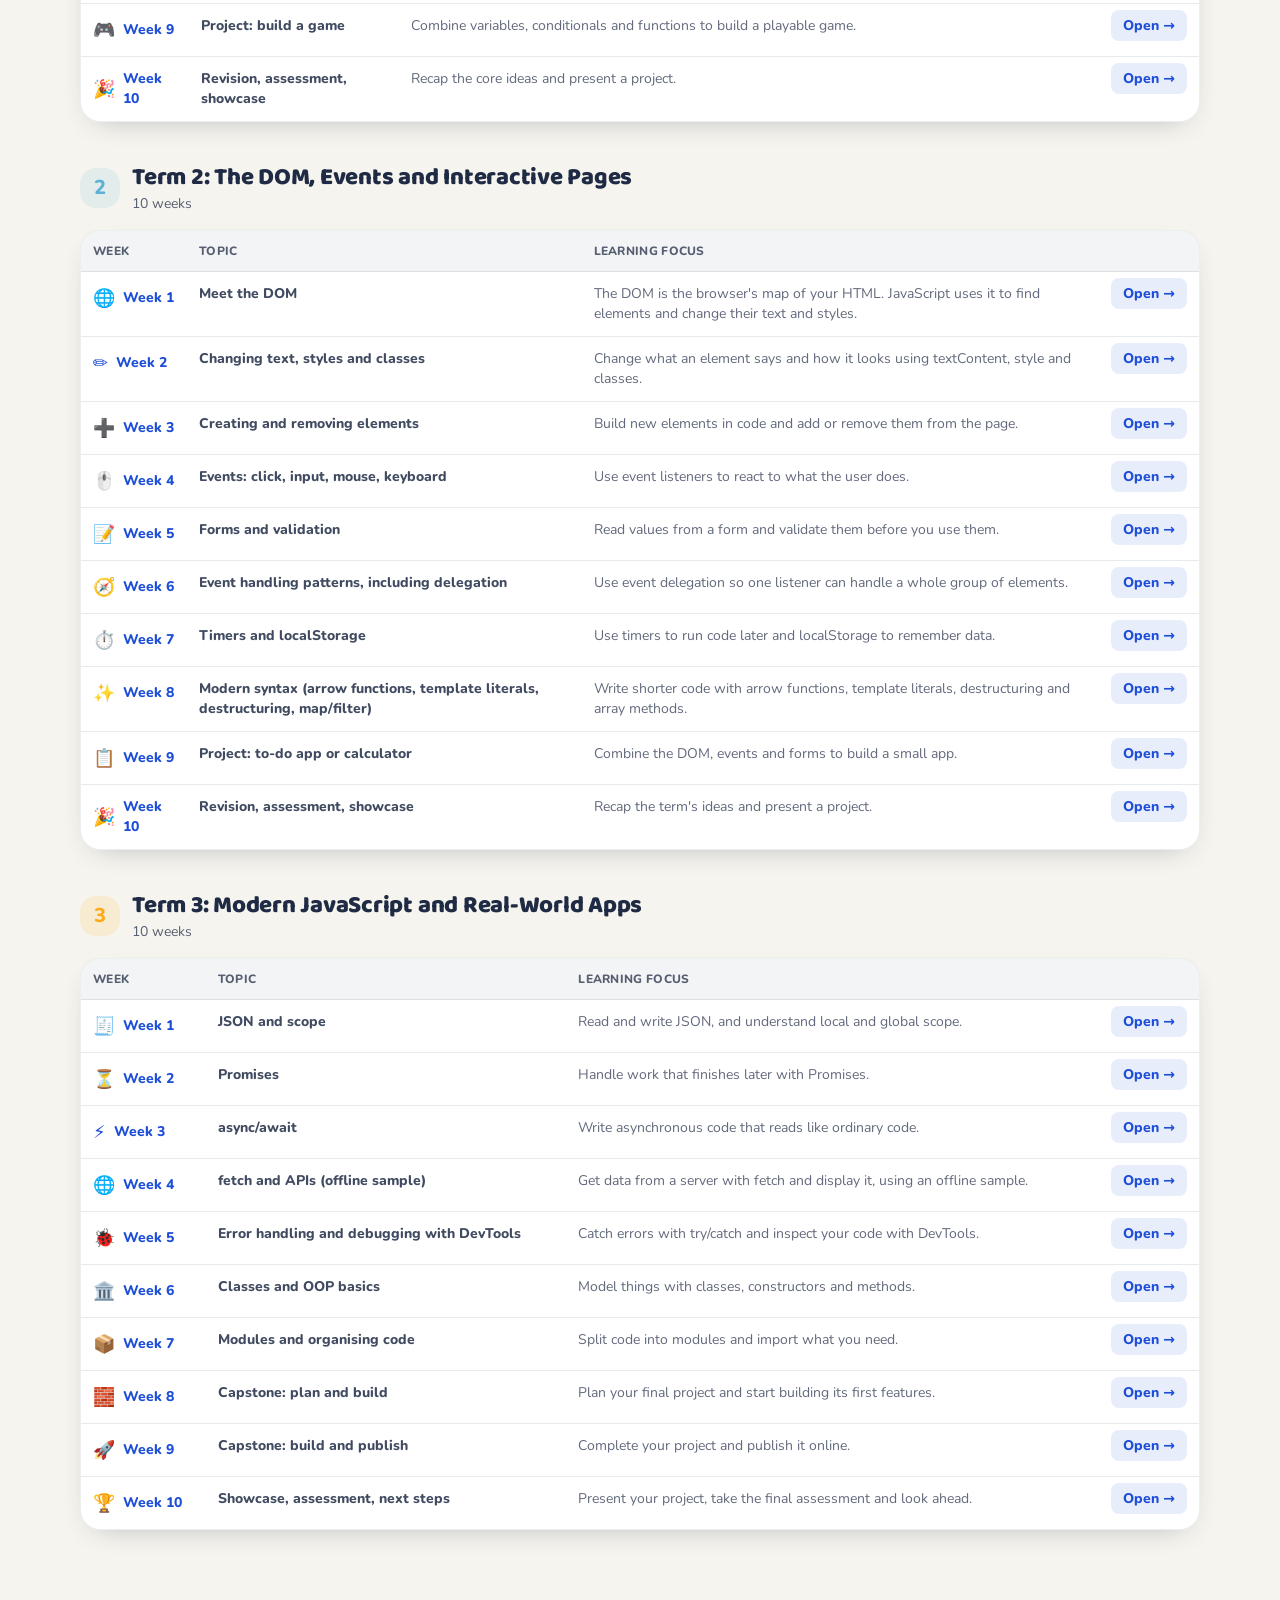
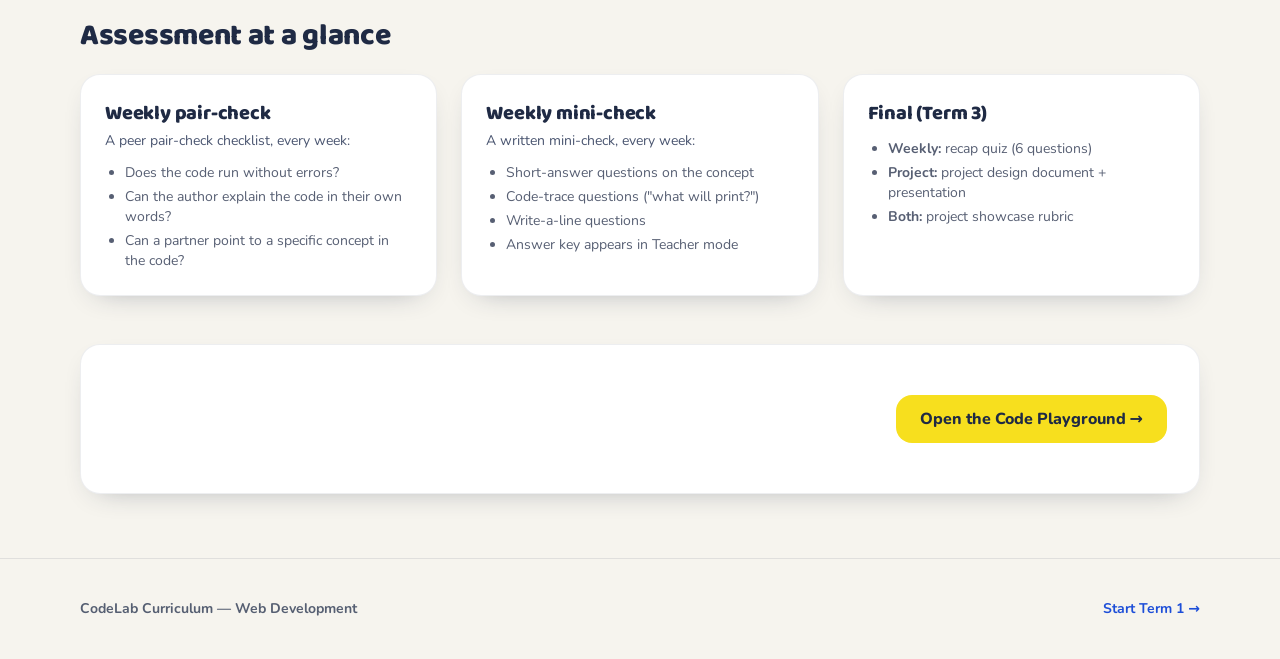
<file: webdev/index.html>
<!DOCTYPE html>
<html lang="en">
<head>
<meta charset="UTF-8" />
<meta name="viewport" content="width=device-width, initial-scale=1.0" />
<title>JavaScript: Web Development — Full Classroom Package</title>
<meta name="description" content="Three terms of modern JavaScript for JSS 3, SS 1 and SS 2: the DOM, events and fetch, with instructor guides, student handouts, runnable code templates and assessments." />

<link rel="stylesheet" href="../assets/tailwind.build.css" />
<link rel="stylesheet" href="../assets/fonts.css" />
<link rel="stylesheet" href="../assets/style.css" />
</head>
<body class="min-h-screen">

<a href="#main" class="skip-link">Skip to content</a>

<nav class="sticky top-0 z-50 bg-ink text-white shadow-lg no-print">
  <div class="max-w-6xl mx-auto px-4">
    <div class="flex items-center justify-between h-16">
      <a href="../index.html" class="flex items-center gap-2 font-display text-xl">
        <span class="grid place-items-center w-9 h-9 rounded-xl bg-js text-ink font-black text-sm">JS</span>
        <span class="font-extrabold">CodeLab</span>
      </a>
      <div class="hidden md:flex items-center gap-1" data-nav-links>
        <a href="../index.html" class="px-3 py-2 rounded-lg text-sm font-bold text-white/80 hover:text-white hover:bg-white/10">Curricula</a>
        <a href="index.html" class="px-3 py-2 rounded-lg text-sm font-bold text-white/80 hover:text-white hover:bg-white/10">Course home</a>
        <a href="playground.html" class="px-3 py-2 rounded-lg text-sm font-bold text-white/80 hover:text-white hover:bg-white/10">Code Playground</a>
      </div>
      <a href="week.html?t=1&w=1" class="inline-flex items-center gap-1.5 rounded-xl bg-js px-4 py-2 text-sm font-extrabold text-ink hover:brightness-105 transition">Start Term 1</a>
    </div>
  </div>
</nav>

<main id="main" class="max-w-6xl mx-auto px-4">

  <!-- ===================== HERO ===================== -->
  <header class="py-12">
    <div class="flex flex-col md:flex-row md:items-center gap-6">
      <div class="grid place-items-center w-24 h-24 rounded-3xl bg-js text-ink shadow-md text-3xl font-black shrink-0">JS</div>
      <div>
        <div class="flex flex-wrap gap-2 mb-3">
          <span class="pill bg-events/25 text-yellow-900">Programming</span>
          <span class="pill bg-motion/15 text-motion">Track B · JSS 3, SS 1 &amp; SS 2</span>
          <span class="pill bg-ink/5 text-ink-soft">3 terms</span>
          <span class="pill bg-looks/15 text-looks">Full classroom package</span>
        </div>
        <h1 class="font-display text-3xl sm:text-4xl md:text-5xl font-extrabold leading-tight">JavaScript: Web Development</h1>
        <p class="mt-3 text-lg text-ink/70 max-w-3xl">
          Instructor guides, student handouts, runnable code templates and assessments: everything you need to teach
          modern JavaScript, from the first <code class="font-mono text-sm bg-ink/5 px-1.5 py-0.5 rounded">console.log()</code>
          through the DOM, events and <code class="font-mono text-sm bg-ink/5 px-1.5 py-0.5 rounded">fetch()</code> to a finished, published web app.
        </p>
      </div>
    </div>

    <div class="mt-8 card p-5 border-l-4 border-l-js">
      <p class="text-xs font-extrabold uppercase tracking-wide text-yellow-700">Key philosophy</p>
      <p class="text-ink/80 font-bold mt-1">Read it, run it, change it. Every week ships a runnable code template, so students see the result in the browser immediately.</p>
    </div>

    <dl class="mt-6 grid sm:grid-cols-2 lg:grid-cols-4 gap-4">
      <div class="card p-5"><dt class="text-xs font-extrabold uppercase tracking-wide text-ink-muted">Target students</dt><dd class="text-ink/75 font-semibold mt-1 text-sm">JSS 3, SS 1 and SS 2. No prior JavaScript needed.</dd></div>
      <div class="card p-5"><dt class="text-xs font-extrabold uppercase tracking-wide text-ink-muted">Starting point</dt><dd class="text-ink/75 font-semibold mt-1 text-sm">Students already know some HTML and CSS. This course adds JavaScript.</dd></div>
      <div class="card p-5"><dt class="text-xs font-extrabold uppercase tracking-wide text-ink-muted">End goal</dt><dd class="text-ink/75 font-semibold mt-1 text-sm">Every student builds and publishes a working interactive web app.</dd></div>
      <div class="card p-5"><dt class="text-xs font-extrabold uppercase tracking-wide text-ink-muted">Works offline</dt><dd class="text-ink/75 font-semibold mt-1 text-sm">Every lesson runs with only an editor and a browser — no login, no install.</dd></div>
    </dl>
  </header>

  <!-- ===================== HOW IT WORKS ===================== -->
  <section class="pb-12">
    <h2 class="font-display text-3xl font-extrabold mb-2">How each lesson works</h2>
    <p class="text-ink-soft mb-5">Students and teachers share one lesson page, following the same spine: read it, run it, build it, check it. Flip on <strong>Teacher mode</strong> for the briefing, timing and answer keys.</p>
    <div class="grid sm:grid-cols-2 lg:grid-cols-4 gap-4">
      <div class="card p-5"><div class="text-2xl mb-2">📖</div><h3 class="font-extrabold">Read it</h3><p class="text-sm text-ink-soft mt-1">The handout: the idea explained in plain language, printable, with runnable examples.</p></div>
      <div class="card p-5"><div class="text-2xl mb-2">▶️</div><h3 class="font-extrabold">Run it</h3><p class="text-sm text-ink-soft mt-1">Live code you can edit and run in place, with a console panel to watch the output.</p></div>
      <div class="card p-5"><div class="text-2xl mb-2">🧱</div><h3 class="font-extrabold">Build it</h3><p class="text-sm text-ink-soft mt-1">The starter file with core tasks for everyone and a stretch challenge for faster learners.</p></div>
      <div class="card p-5"><div class="text-2xl mb-2">✅</div><h3 class="font-extrabold">Check</h3><p class="text-sm text-ink-soft mt-1">A 3–5 question mini-check; the answer key appears in Teacher mode.</p></div>
    </div>
  </section>

  <!-- ===================== AT A GLANCE ===================== -->
  <section class="pb-12">
    <h2 class="font-display text-3xl font-extrabold mb-2">Terms at a glance</h2>
    <p class="text-ink-soft mb-5">Click any week to open the shared lesson: read it, run it, build it, check it — with Teacher mode for the briefing and answer keys.</p>
    <div id="terms"></div>
  </section>

  <!-- ===================== ASSESSMENT MAP ===================== -->
  <section class="pb-12">
    <h2 class="font-display text-3xl font-extrabold mb-5">Assessment at a glance</h2>
    <div class="grid md:grid-cols-3 gap-6">
      <div class="card p-6">
        <h3 class="font-display text-xl font-extrabold">Weekly pair-check</h3>
        <p class="text-sm text-ink-soft mt-1">A peer pair-check checklist, every week:</p>
        <ul class="mt-3 space-y-1 text-sm text-ink/75 list-disc pl-5">
          <li>Does the code run without errors?</li>
          <li>Can the author explain the code in their own words?</li>
          <li>Can a partner point to a specific concept in the code?</li>
        </ul>
      </div>
      <div class="card p-6">
        <h3 class="font-display text-xl font-extrabold">Weekly mini-check</h3>
        <p class="text-sm text-ink-soft mt-1">A written mini-check, every week:</p>
        <ul class="mt-3 space-y-1 text-sm text-ink/75 list-disc pl-5">
          <li>Short-answer questions on the concept</li>
          <li>Code-trace questions ("what will print?")</li>
          <li>Write-a-line questions</li>
          <li>Answer key appears in Teacher mode</li>
        </ul>
      </div>
      <div class="card p-6">
        <h3 class="font-display text-xl font-extrabold">Final (Term 3)</h3>
        <ul class="mt-3 space-y-1 text-sm text-ink/75 list-disc pl-5">
          <li><strong>Weekly:</strong> recap quiz (6 questions)</li>
          <li><strong>Project:</strong> project design document + presentation</li>
          <li><strong>Both:</strong> project showcase rubric</li>
        </ul>
      </div>
    </div>
  </section>

  <!-- ===================== PLAYGROUND PROMO ===================== -->
  <section class="pb-16">
    <div class="card p-6 md:p-8 bg-ink text-white flex flex-col md:flex-row items-start md:items-center gap-6 justify-between">
      <div>
        <h2 class="font-display text-2xl font-extrabold">Want a blank page to experiment on?</h2>
        <p class="text-white/75 mt-1 max-w-2xl">The Code Playground gives students an HTML editor, a live preview and a console, with a ready-made example for every week.</p>
      </div>
      <a href="playground.html" class="shrink-0 inline-flex items-center gap-2 rounded-2xl bg-js px-6 py-3 font-extrabold text-ink hover:brightness-105 transition">Open the Code Playground →</a>
    </div>
  </section>

</main>

<footer class="border-t border-ink/10 py-10 no-print">
  <div class="max-w-6xl mx-auto px-4 flex flex-col sm:flex-row items-center justify-between gap-3 text-sm text-ink-muted">
    <p class="font-bold">CodeLab Curriculum — Web Development</p>
    <a class="text-motion font-bold hover:underline" href="week.html?t=1&w=1">Start Term 1 →</a>
  </div>
</footer>

<script src="../assets/nav.js"></script>
<script src="js/data.js"></script>
<script>
  (function () {
    "use strict";
    var cur = window.WEBDEV_CURRICULUM;
    if (!cur || !cur.terms) return;
    var host = document.getElementById("terms");
    var esc = window.CL.escapeHtml;
    var tones = { motion: "#4c97ff", looks: "#9966ff", control: "#ffab19", events: "#ffbf00", sensing: "#5cb1d6", operators: "#59c059", variables: "#ff8c1a" };
    host.innerHTML = cur.terms.map(function (term) {
      var accent = tones[term.theme] || tones.motion;
      var rows = term.weeks.map(function (wk) {
        return '<tr class="border-t border-ink/10 hover:bg-motion/5">' +
          '<td class="p-3 align-top"><a href="week.html?t=' + term.n + "&w=" + wk.n + '" class="inline-flex items-center gap-2 font-extrabold text-motion hover:underline"><span class="text-lg">' + wk.emoji + "</span>Week " + wk.n + "</a></td>" +
          '<td class="p-3 align-top font-extrabold text-ink/85"><a href="week.html?t=' + term.n + "&w=" + wk.n + '" class="hover:text-motion">' + esc(wk.title) + "</a></td>" +
          '<td class="p-3 align-top text-ink/70">' + esc(wk.concept) + "</td>" +
          '<td class="p-3 align-top text-right"><a href="week.html?t=' + term.n + "&w=" + wk.n + '" class="whitespace-nowrap rounded-lg bg-motion/10 text-motion font-extrabold px-3 py-1.5 hover:bg-motion/20">Open →</a></td>' +
        "</tr>";
      }).join("");
      return '<section class="mb-10">' +
        '<div class="flex items-center gap-3 mb-4">' +
          '<span class="grid place-items-center w-10 h-10 rounded-2xl text-xl font-black" style="background:' + accent + '22;color:' + accent + '">' + term.n + "</span>" +
          '<div><h2 class="font-display text-2xl font-extrabold m-0">Term ' + term.n + ": " + esc(term.title) + "</h2>" +
          '<p class="text-sm text-ink-muted m-0">' + term.weeks.length + " weeks</p></div>" +
        "</div>" +
        '<div class="card overflow-x-auto"><table class="w-full text-left text-sm border-collapse">' +
          '<thead><tr class="bg-ink/5 text-ink-muted text-xs uppercase tracking-wide">' +
            '<th class="p-3 font-extrabold">Week</th><th class="p-3 font-extrabold">Topic</th><th class="p-3 font-extrabold">Learning focus</th><th class="p-3 font-extrabold sr-only">Open</th>' +
          "</tr></thead><tbody>" + rows + "</tbody></table></div>" +
      "</section>";
    }).join("");
  })();
</script>
</body>
</html>
</file>
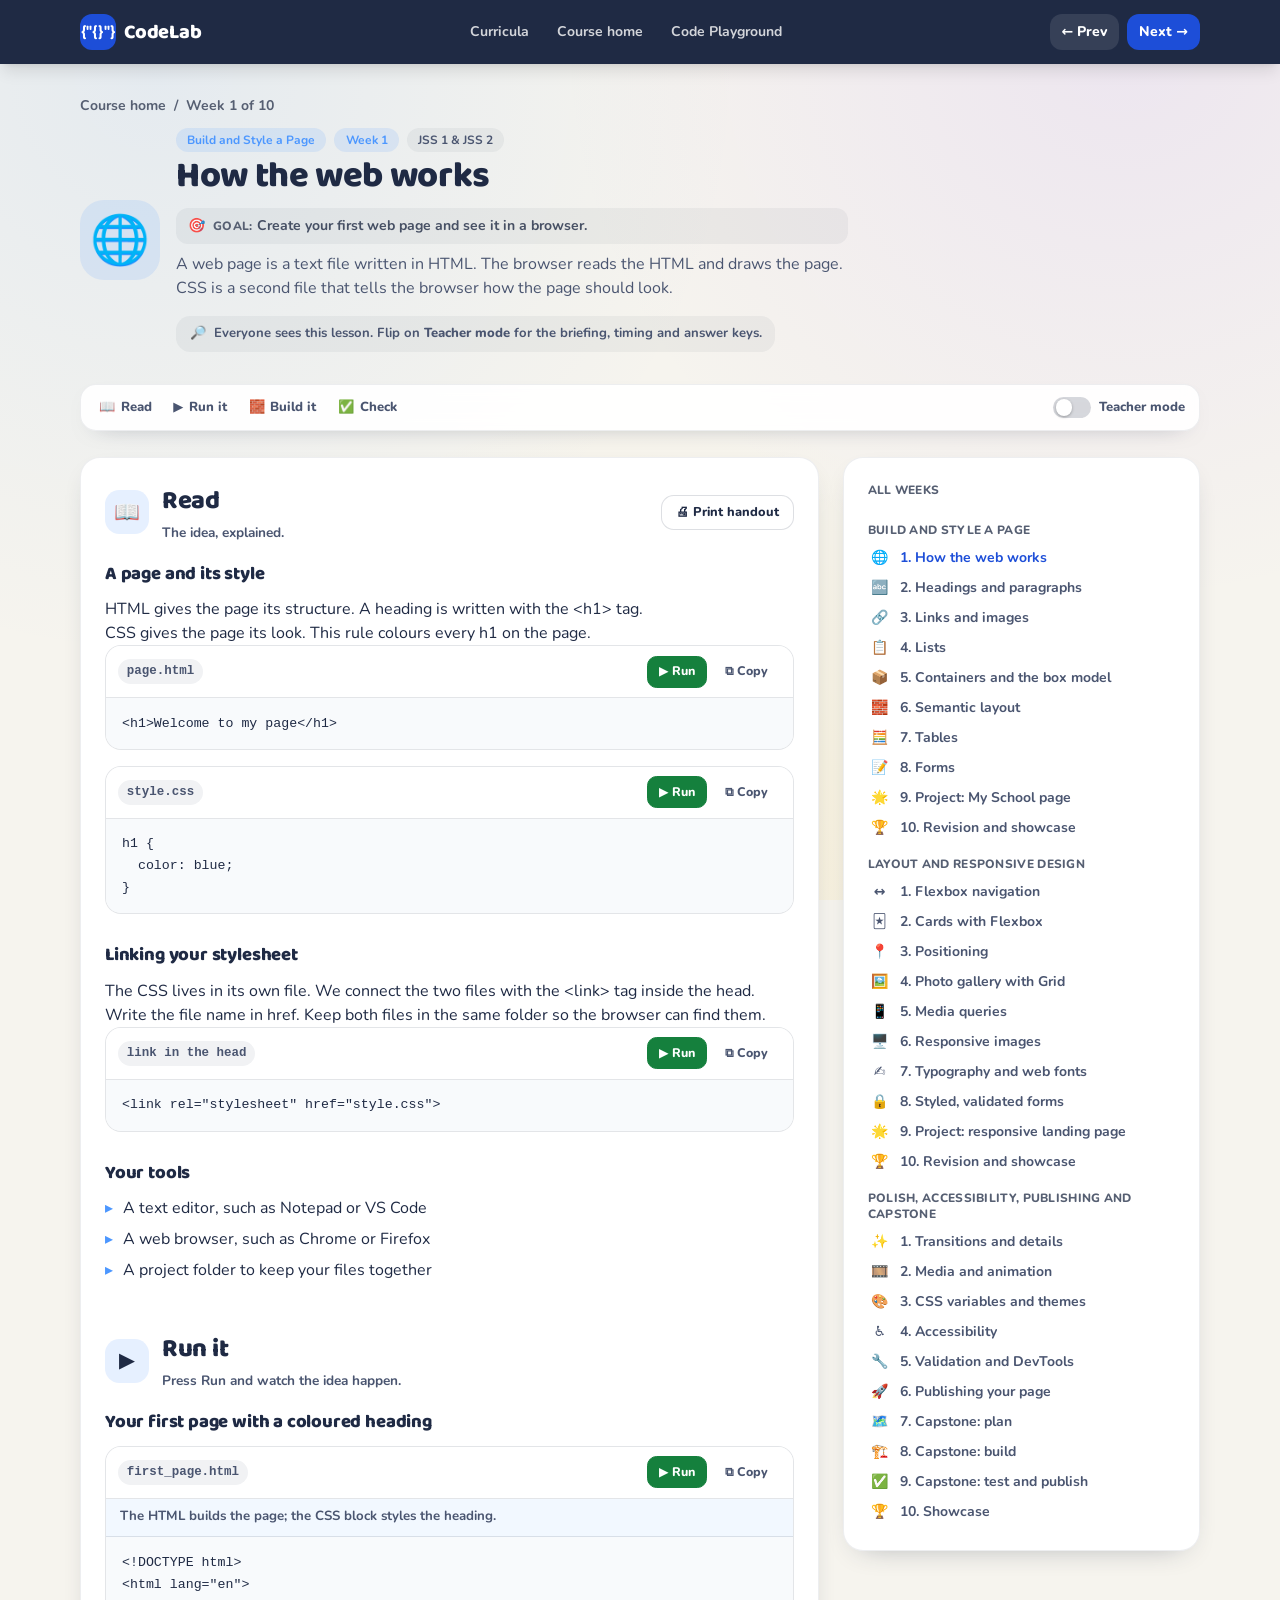
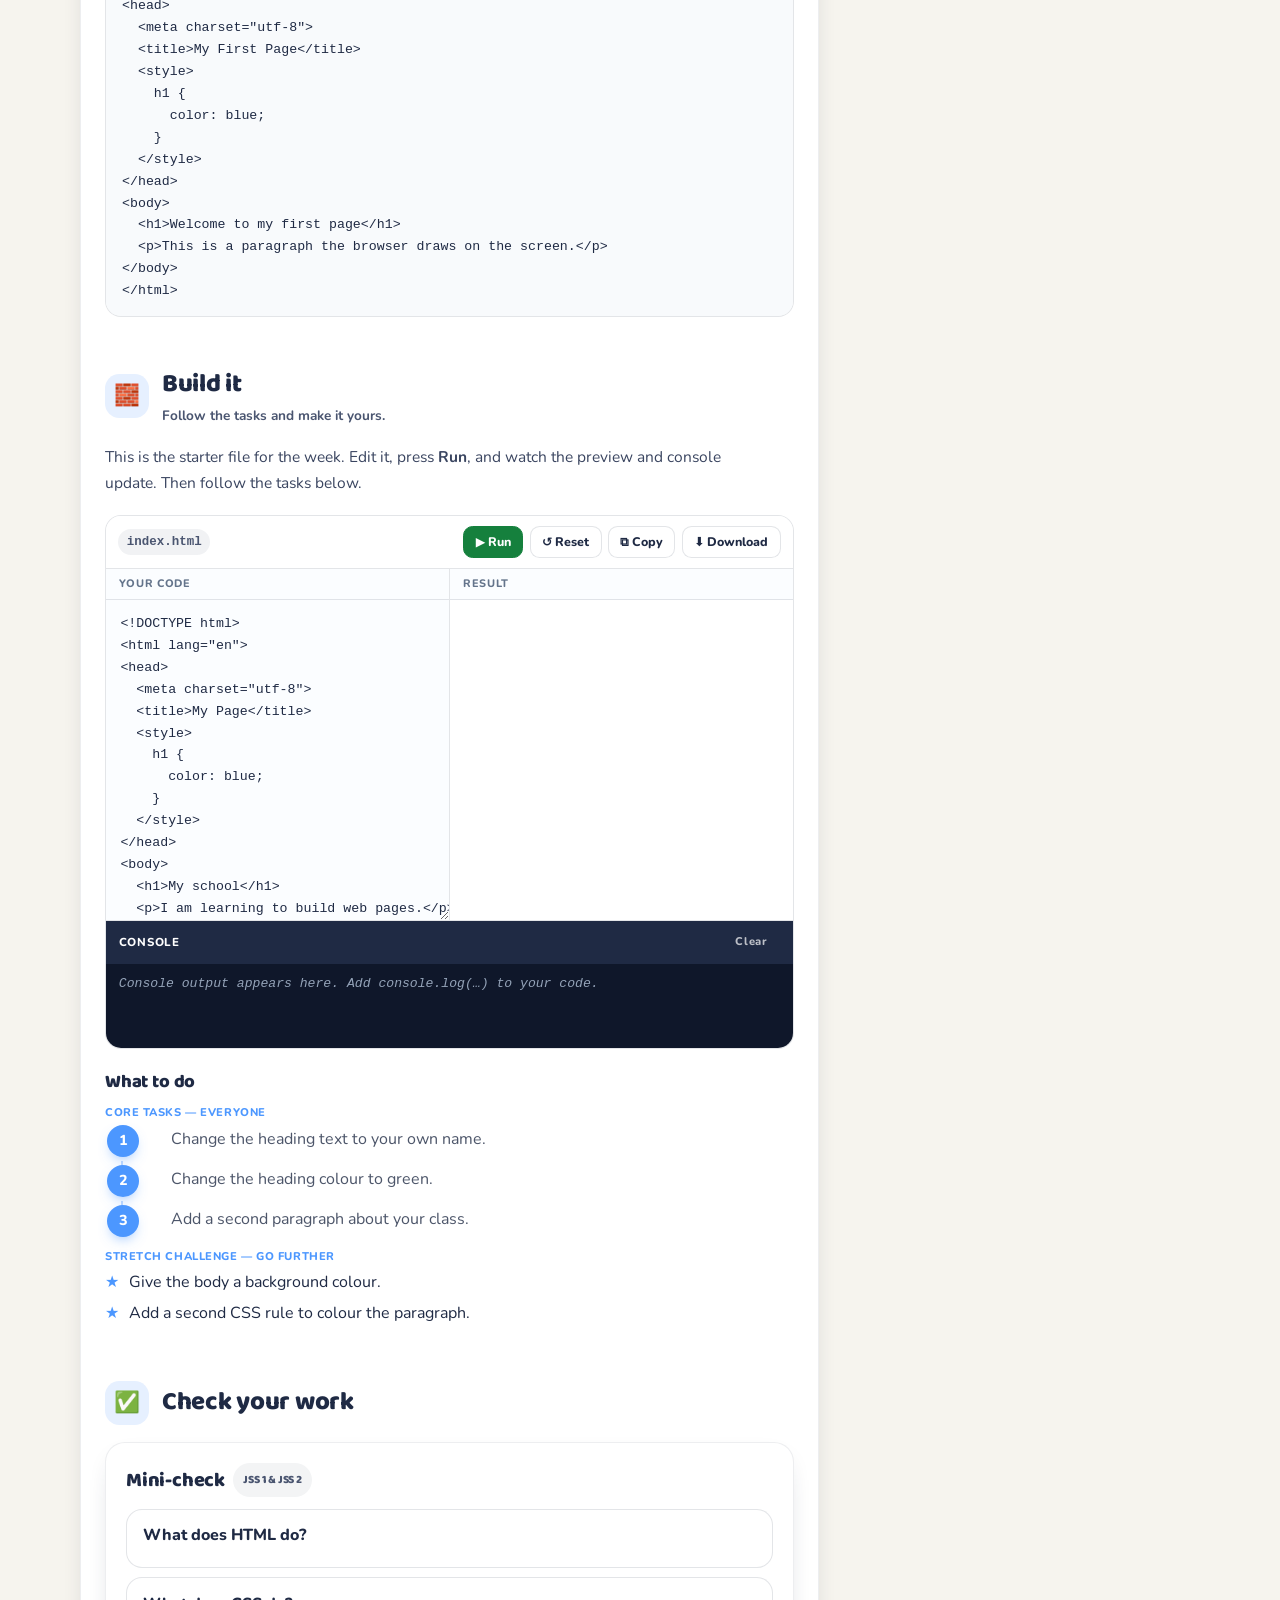
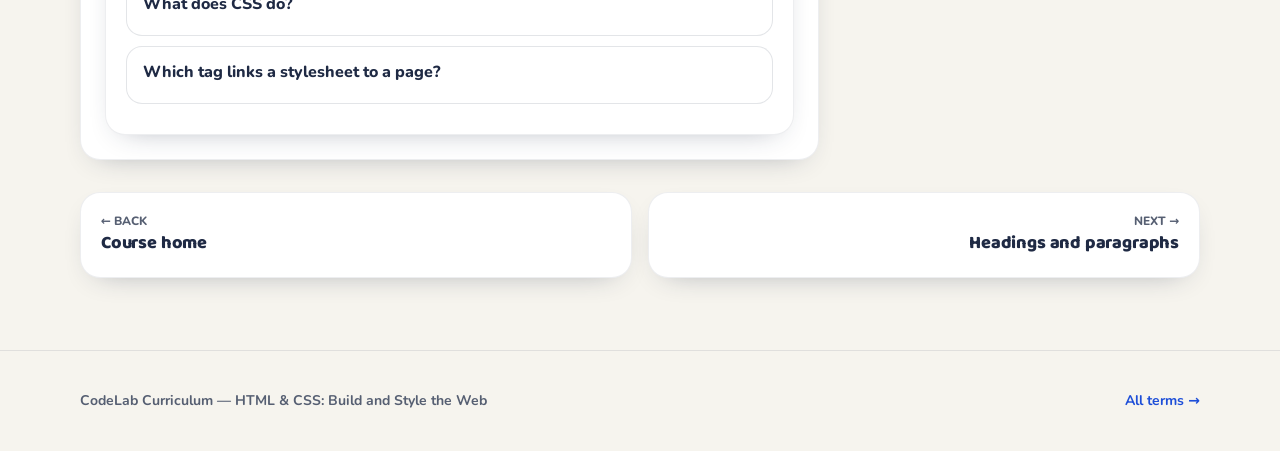
<file: intro-webdev/week.html>
<!DOCTYPE html>
<html lang="en">
<head>
<meta charset="UTF-8" />
<meta name="viewport" content="width=device-width, initial-scale=1.0" />
<title>HTML &amp; CSS: Build and Style the Web — Lesson</title>
<meta name="description" content="A term-based HTML and CSS lesson for JSS 1 and JSS 2, with instructor guides, handouts, runnable code and mini-checks." />

<link rel="stylesheet" href="../assets/tailwind.build.css" />
<link rel="stylesheet" href="../assets/fonts.css" />
<link rel="stylesheet" href="../assets/style.css" />
<link rel="stylesheet" href="../assets/code.css" />
</head>
<body class="min-h-screen">

<a href="#week-root" class="skip-link">Skip to content</a>

<nav class="sticky top-0 z-50 bg-ink text-white shadow-lg no-print">
  <div class="max-w-6xl mx-auto px-4">
    <div class="flex items-center justify-between h-16">
      <a href="../index.html" class="flex items-center gap-2 font-display text-xl">
        <span class="grid place-items-center w-9 h-9 rounded-xl bg-motion text-lg">{"{}"}</span>
        <span class="font-extrabold">CodeLab</span>
      </a>
      <div class="hidden md:flex items-center gap-1" data-nav-links>
        <a href="../index.html" class="px-3 py-2 rounded-lg text-sm font-bold text-white/80 hover:text-white hover:bg-white/10">Curricula</a>
        <a href="index.html" class="px-3 py-2 rounded-lg text-sm font-bold text-white/80 hover:text-white hover:bg-white/10">Course home</a>
        <a href="../webdev/playground.html" class="px-3 py-2 rounded-lg text-sm font-bold text-white/80 hover:text-white hover:bg-white/10">Code Playground</a>
      </div>
      <div class="flex items-center gap-2">
        <button id="prevTop" class="hidden sm:inline-flex items-center gap-1 rounded-xl bg-white/10 px-3 py-2 text-sm font-extrabold hover:bg-white/20 transition">← Prev</button>
        <button id="nextTop" class="inline-flex items-center gap-1 rounded-xl bg-motion px-3 py-2 text-sm font-extrabold text-white hover:brightness-105 transition">Next →</button>
      </div>
    </div>
  </div>
</nav>

<main id="week-root" class="max-w-6xl mx-auto px-4 py-8">
  <p class="text-center text-ink-muted font-bold py-20">Loading lesson…</p>
  <noscript>
    <div class="card p-6 max-w-xl mx-auto text-center">
      <p class="text-4xl mb-2" aria-hidden="true">🧭</p>
      <h1 class="font-display text-2xl font-extrabold m-0">This lesson needs JavaScript</h1>
      <p class="text-ink-soft font-bold mt-2">The lesson is built in the browser from the course data. Please enable JavaScript and reload, or open the course home for the static list of weeks.</p>
      <p class="mt-4"><a class="inline-flex items-center gap-2 rounded-xl bg-motion px-5 py-2.5 font-extrabold text-white hover:brightness-105 transition" href="index.html">Back to course home</a></p>
    </div>
  </noscript>
</main>

<footer class="mt-10 border-t border-ink/10 py-10 no-print">
  <div class="max-w-6xl mx-auto px-4 flex flex-col sm:flex-row items-center justify-between gap-3 text-sm text-ink-muted">
    <p class="font-bold">CodeLab Curriculum — HTML &amp; CSS: Build and Style the Web</p>
    <a class="text-motion font-bold hover:underline" href="index.html">All terms →</a>
  </div>
</footer>

<script src="../assets/nav.js"></script>
<script src="../assets/tabs.js"></script>
<script src="../assets/code-runner.js"></script>
<script src="js/data.js"></script>
<script src="js/config.js"></script>
<script src="../assets/lesson-render.js"></script>
</body>
</html>
</file>
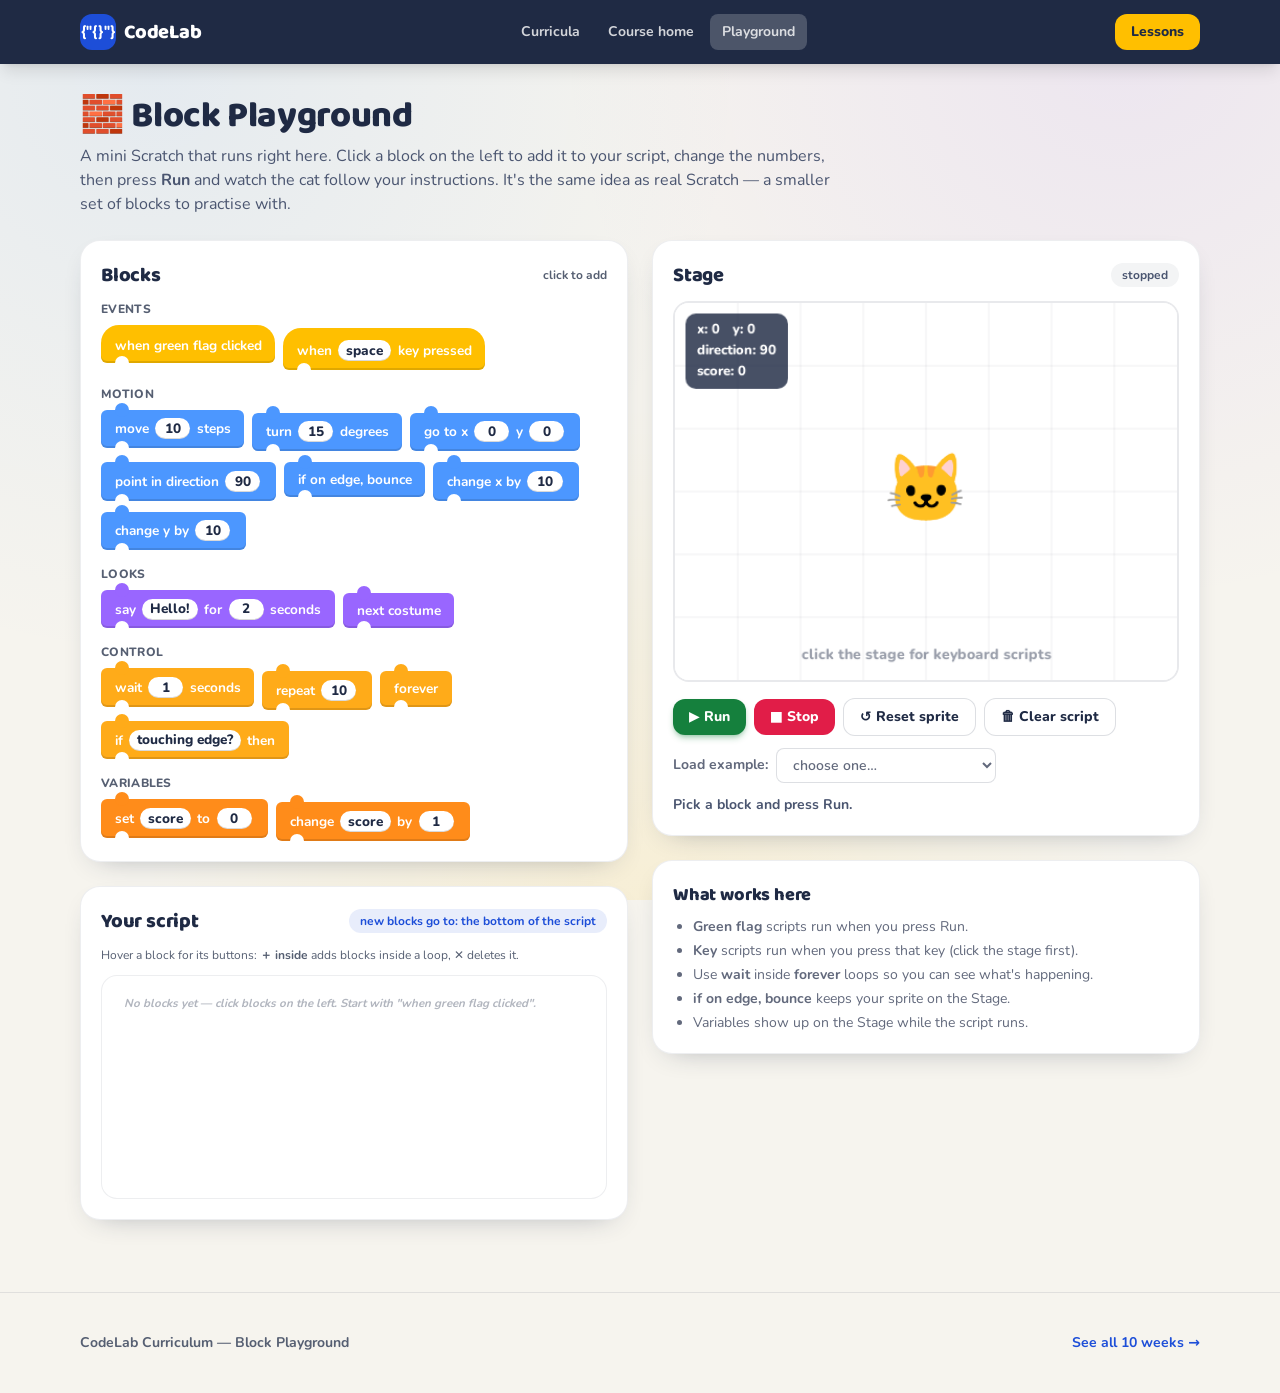
<file: scratch/playground.html>
<!DOCTYPE html>
<html lang="en">
<head>
<meta charset="UTF-8" />
<meta name="viewport" content="width=device-width, initial-scale=1.0" />
<title>Block Playground — build a script and run it</title>
<meta name="description" content="A mini Scratch on the page: click blocks to build a script, press Run, and watch a cat sprite follow your instructions." />

<link rel="stylesheet" href="../assets/tailwind.build.css" />
<link rel="stylesheet" href="../assets/fonts.css" />
<link rel="stylesheet" href="../assets/style.css" />
<link rel="stylesheet" href="../assets/scratch-blocks.css" />

<style>
  /* ---- playground-only styles ---- */
  #script-editor .sb { cursor: default; margin-bottom: 3px; }
  #script-editor .sb + .sb { margin-top: 0; }
  #script-editor .sb-ctrls {
    display: inline-flex; gap: 0.25rem; margin-left: 0.6rem;
    opacity: 0; transition: opacity 0.15s ease; vertical-align: middle;
  }
  #script-editor .sb:hover .sb-ctrls { opacity: 1; }
  .sb-btn {
    font-size: 0.68rem; font-weight: 800; line-height: 1;
    border-radius: 0.4rem; padding: 0.22rem 0.4rem;
    background: rgba(255, 255, 255, 0.3); color: inherit; border: 0; cursor: pointer;
  }
  .sb-btn:hover { background: rgba(255, 255, 255, 0.55); }
  .sb--target { outline: 3px solid #2563eb; outline-offset: 2px; }
  #script-editor .sb-inner { min-height: 1.4rem; }
  .sb-placeholder { color: rgba(31, 42, 68, 0.35); font-size: 0.72rem; font-style: italic; font-weight: 700; padding: 0.2rem 0.4rem; }
  .sb-input--num { width: 3.4rem; }
  .sb-input--sel { font-size: 0.75rem; }
  #palette .sb { cursor: pointer; }
  #palette .sb:hover { filter: brightness(1.07); }
  #palette .sb:active { transform: scale(0.97); }
</style>
</head>
<body class="min-h-screen">

<a href="#main" class="skip-link">Skip to content</a>

<nav class="sticky top-0 z-50 bg-ink text-white shadow-lg no-print">
  <div class="max-w-6xl mx-auto px-4">
    <div class="flex items-center justify-between h-16">
      <a href="../index.html" class="flex items-center gap-2 font-display text-xl">
        <span class="grid place-items-center w-9 h-9 rounded-xl bg-motion text-lg">{"{}"}</span>
        <span class="font-extrabold">CodeLab</span>
      </a>
      <div class="hidden md:flex items-center gap-1" data-nav-links>
        <a href="../index.html" class="px-3 py-2 rounded-lg text-sm font-bold text-white/80 hover:text-white hover:bg-white/10">Curricula</a>
        <a href="index.html" class="px-3 py-2 rounded-lg text-sm font-bold text-white/80 hover:text-white hover:bg-white/10">Course home</a>
        <a href="playground.html" class="px-3 py-2 rounded-lg text-sm font-bold text-white/80 hover:text-white hover:bg-white/10">Playground</a>
      </div>
      <a href="week.html?w=1" class="hidden sm:inline-flex items-center gap-1.5 rounded-xl bg-events px-4 py-2 text-sm font-extrabold text-ink hover:brightness-105 transition">Lessons</a>
    </div>
  </div>
</nav>

<main id="main" class="max-w-6xl mx-auto px-4 py-8">

  <header class="mb-6">
    <h1 class="font-display text-3xl sm:text-4xl font-extrabold">🧱 Block Playground</h1>
    <p class="text-ink-soft mt-2 max-w-3xl">
      A mini Scratch that runs right here. Click a block on the left to add it to your script, change the numbers,
      then press <strong>Run</strong> and watch the cat follow your instructions. It's the same idea as real Scratch —
      a smaller set of blocks to practise with.
    </p>
  </header>

  <div class="grid lg:grid-cols-2 gap-6 items-start">

    <!-- ===================== LEFT: palette + editor ===================== -->
    <div class="grid gap-6">

      <section class="card p-5">
        <div class="flex items-center justify-between mb-3">
          <h2 class="font-display text-xl font-extrabold m-0">Blocks</h2>
          <span class="text-xs font-bold text-ink-muted">click to add</span>
        </div>
        <div id="palette" class="grid gap-4"></div>
      </section>

      <section class="card p-5">
        <div class="flex flex-wrap items-center justify-between gap-2 mb-3">
          <h2 class="font-display text-xl font-extrabold m-0">Your script</h2>
          <span id="target-label" class="pill bg-motion/10 text-motion">new blocks go to: the bottom of the script</span>
        </div>
        <p class="text-xs text-ink-muted mb-3">Hover a block for its buttons: <strong>＋ inside</strong> adds blocks inside a loop, <strong>✕</strong> deletes it.</p>
        <div id="script-editor" class="sb-panel min-h-[14rem]"></div>
      </section>

    </div>

    <!-- ===================== RIGHT: stage ===================== -->
    <div class="grid gap-6 lg:sticky lg:top-20">

      <section class="card p-5">
        <div class="flex items-center justify-between mb-3">
          <h2 class="font-display text-xl font-extrabold m-0">Stage</h2>
          <span id="run-state" class="pill bg-ink/5 text-ink-soft">stopped</span>
        </div>
        <div class="rounded-2xl border-2 border-ink/10 overflow-hidden bg-white shadow-inner">
          <canvas id="stage" width="480" height="360" class="block w-full h-auto bg-white" tabindex="0" aria-label="Playground stage"></canvas>
        </div>

        <div class="flex flex-wrap items-center gap-2 mt-4">
          <button id="run-btn" type="button" class="inline-flex items-center gap-2 rounded-xl bg-green-700 px-4 py-2 text-sm font-extrabold text-white shadow-md shadow-green-700/30 hover:brightness-105 active:scale-[0.98] transition">▶ Run</button>
          <button id="stop-btn" type="button" class="inline-flex items-center gap-2 rounded-xl bg-rose-600 px-4 py-2 text-sm font-extrabold text-white hover:brightness-105 active:scale-[0.98] transition">■ Stop</button>
          <button id="reset-btn" type="button" class="inline-flex items-center gap-2 rounded-xl bg-white px-4 py-2 text-sm font-extrabold text-ink border border-ink/15 hover:border-motion/50 transition">↺ Reset sprite</button>
          <button id="clear-btn" type="button" class="inline-flex items-center gap-2 rounded-xl bg-white px-4 py-2 text-sm font-extrabold text-ink border border-ink/15 hover:border-motion/50 transition">🗑 Clear script</button>
        </div>

        <div class="flex flex-wrap items-center gap-2 mt-3">
          <label class="inline-flex items-center gap-2 text-sm font-bold text-ink/70">
            <span>Load example:</span>
            <select id="examples" class="rounded-lg border border-ink/15 px-3 py-1.5 text-sm font-semibold bg-white focus:border-motion outline-none">
              <option value="">choose one…</option>
              <option value="ball">Bouncing ball</option>
              <option value="spin">Spinning cat</option>
              <option value="hello">Say hello + move</option>
              <option value="count">Count to 10 with a variable</option>
            </select>
          </label>
        </div>

        <p id="status" class="text-sm font-bold text-ink-soft mt-3 min-h-[1.25rem]">Pick a block and press Run.</p>
      </section>

      <section class="card p-5">
        <h2 class="font-display text-lg font-extrabold m-0 mb-2">What works here</h2>
        <ul class="text-sm text-ink/70 space-y-1 list-disc pl-5">
          <li><strong>Green flag</strong> scripts run when you press Run.</li>
          <li><strong>Key</strong> scripts run when you press that key (click the stage first).</li>
          <li>Use <strong>wait</strong> inside <strong>forever</strong> loops so you can see what's happening.</li>
          <li><strong>if on edge, bounce</strong> keeps your sprite on the Stage.</li>
          <li>Variables show up on the Stage while the script runs.</li>
        </ul>
      </section>

    </div>
  </div>

</main>

<footer class="mt-10 border-t border-ink/10 py-10 no-print">
  <div class="max-w-6xl mx-auto px-4 flex flex-col sm:flex-row items-center justify-between gap-3 text-sm text-ink-muted">
    <p class="font-bold">CodeLab Curriculum — Block Playground</p>
    <a class="text-motion font-bold hover:underline" href="index.html">See all 10 weeks →</a>
  </div>
</footer>

<script src="../assets/nav.js"></script>
<script src="js/demos.js"></script>
<script src="js/playground.js"></script>
</body>
</html>
</file>
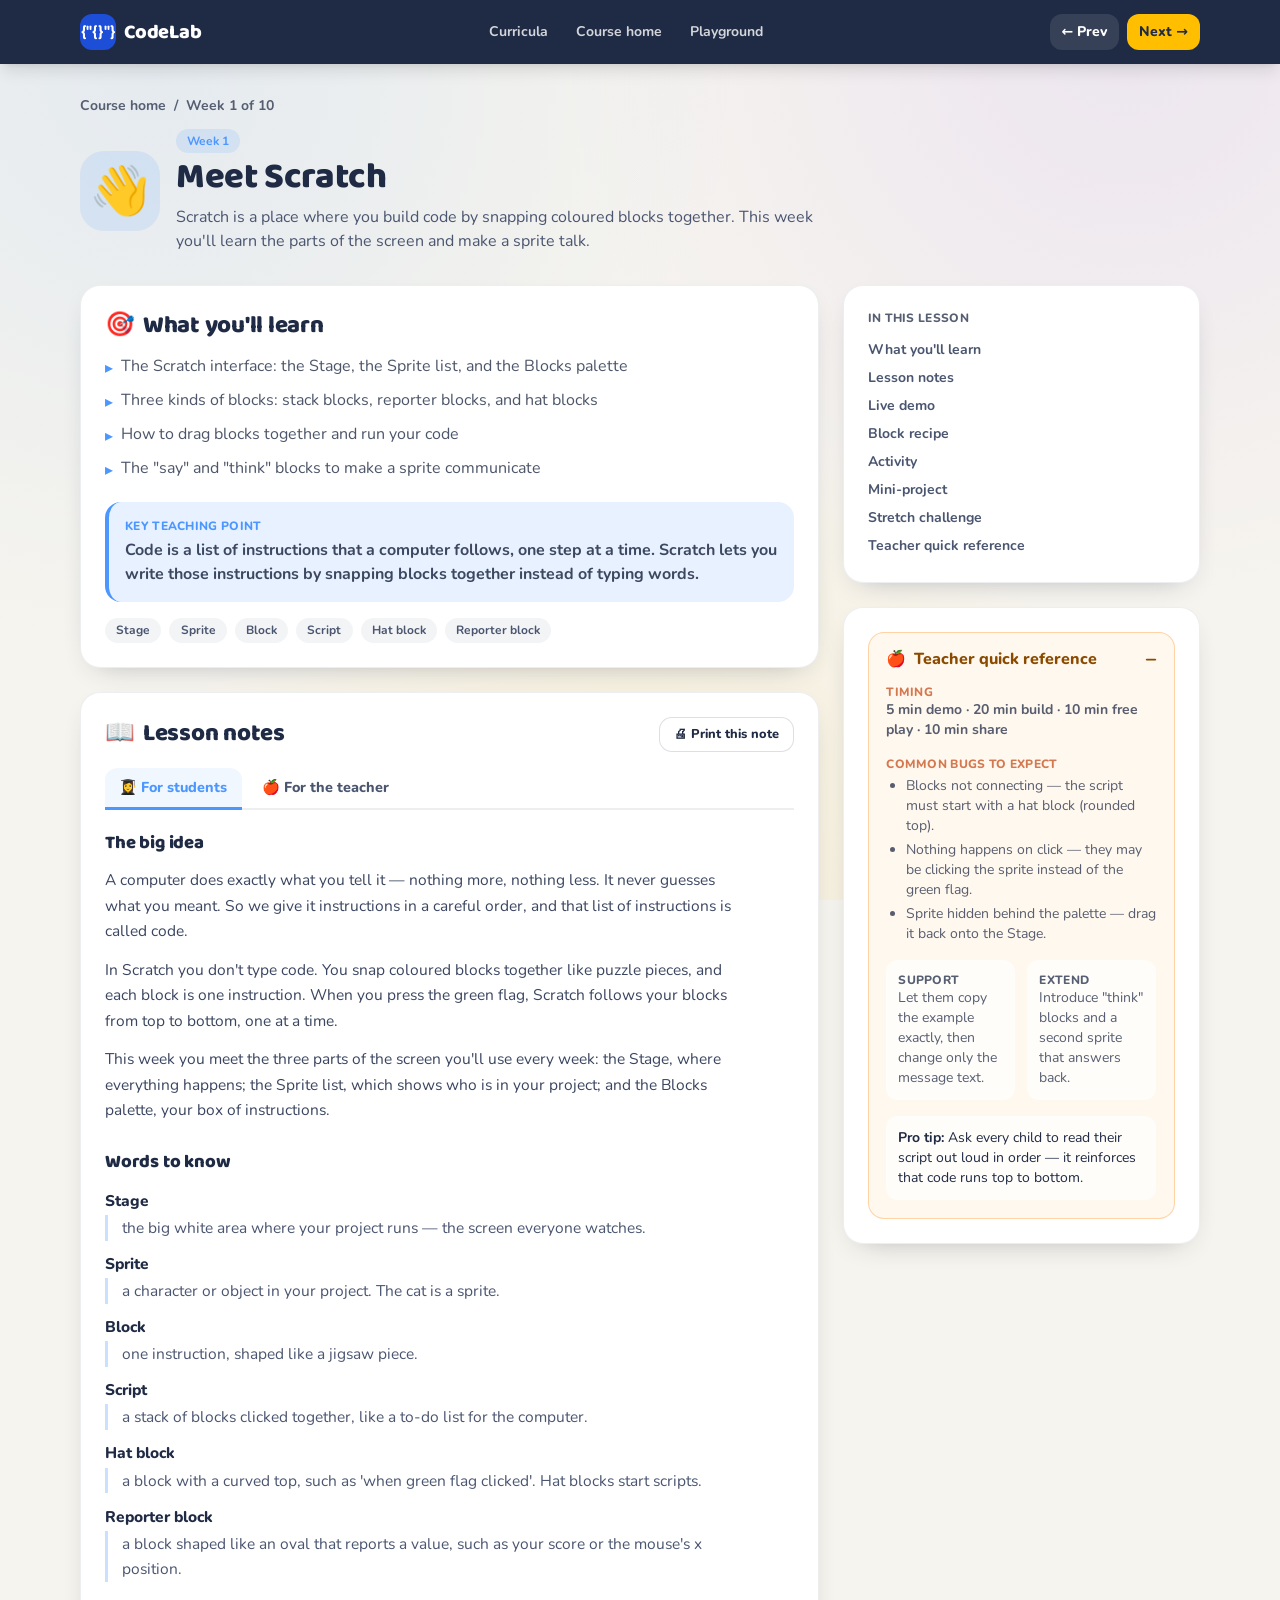
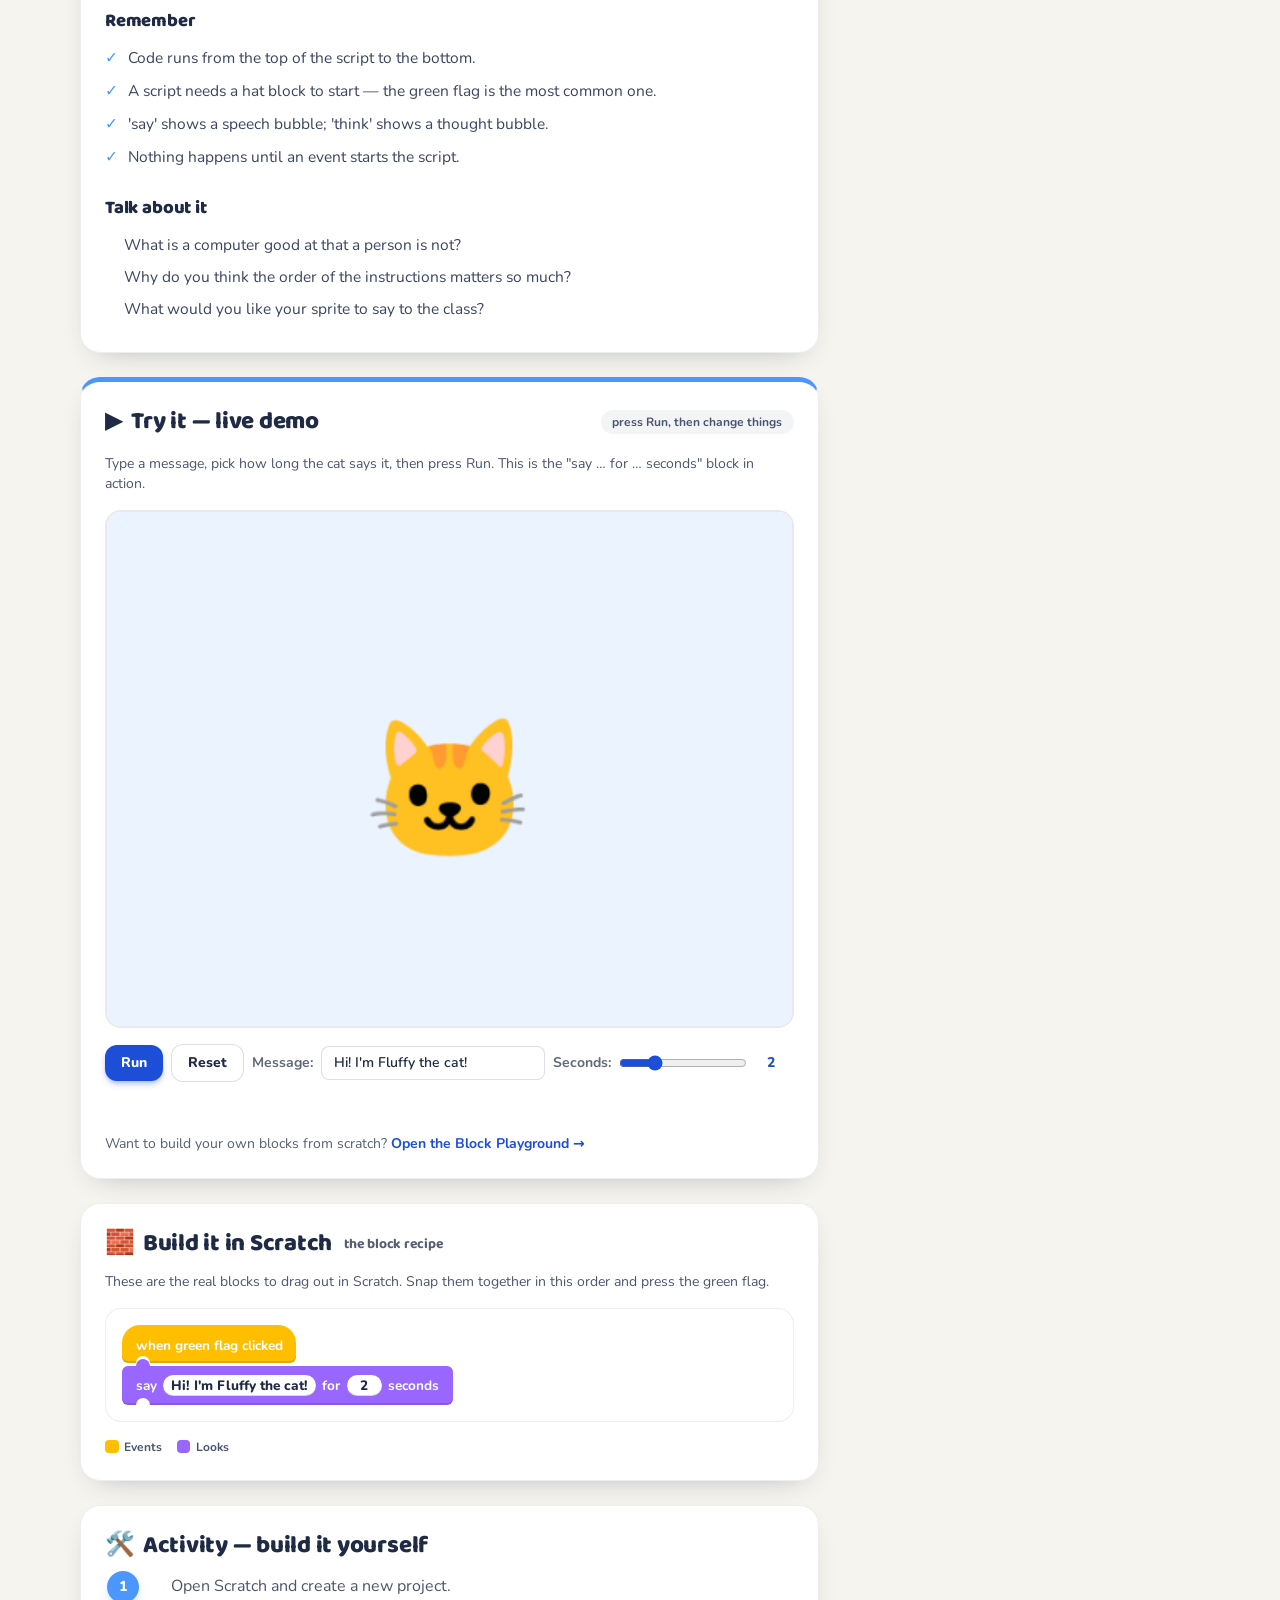
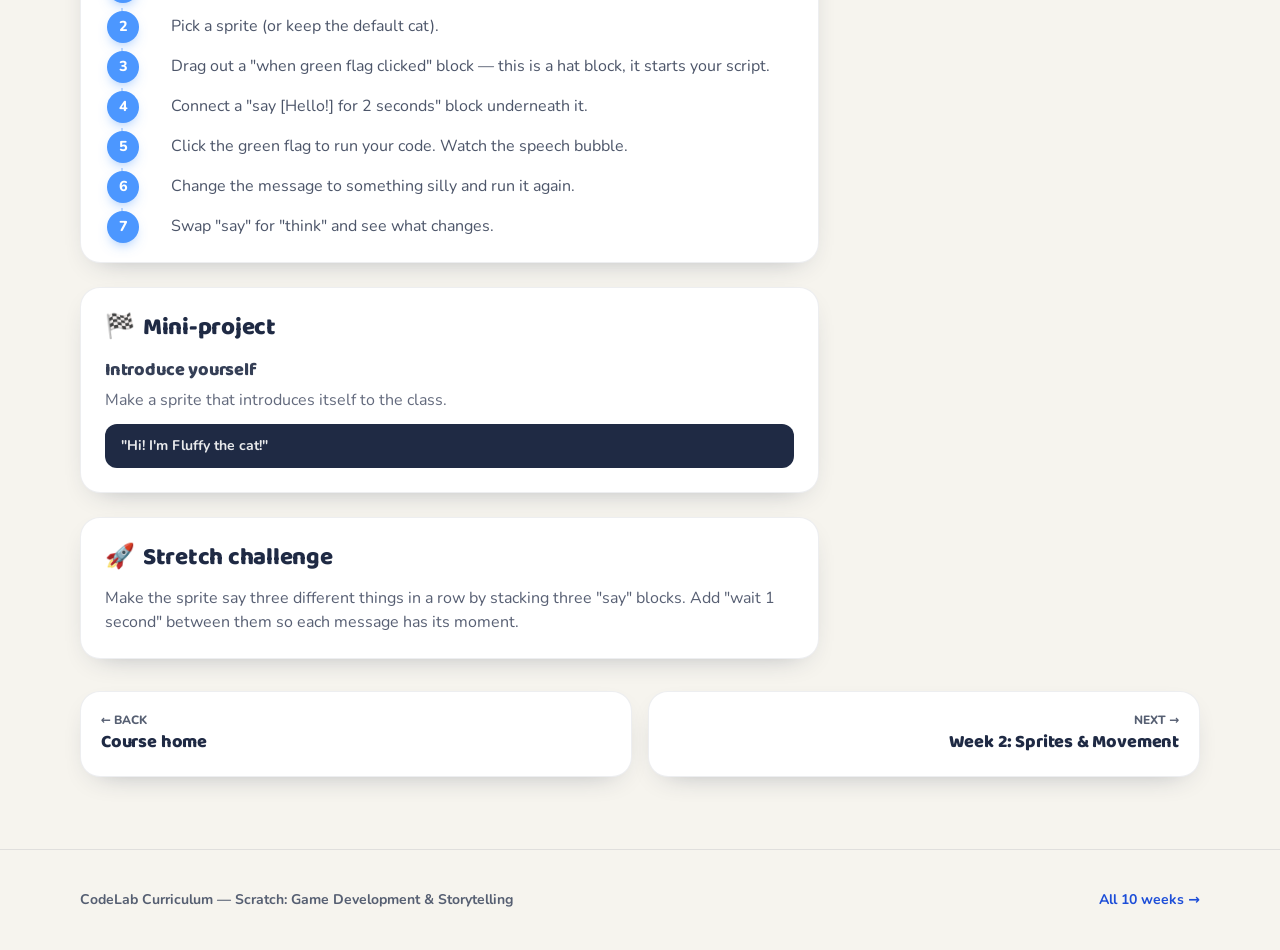
<file: scratch/week.html>
<!DOCTYPE html>
<html lang="en">
<head>
<meta charset="UTF-8" />
<meta name="viewport" content="width=device-width, initial-scale=1.0" />
<title>Scratch Course — Lesson</title>
<meta name="description" content="A week-by-week Scratch lesson with a live demo, block recipe, build activity and teacher notes." />

<link rel="stylesheet" href="../assets/tailwind.build.css" />
<link rel="stylesheet" href="../assets/fonts.css" />
<link rel="stylesheet" href="../assets/style.css" />
<link rel="stylesheet" href="../assets/scratch-blocks.css" />
</head>
<body class="min-h-screen">

<a href="#week-root" class="skip-link">Skip to content</a>

<nav class="sticky top-0 z-50 bg-ink text-white shadow-lg no-print">
  <div class="max-w-6xl mx-auto px-4">
    <div class="flex items-center justify-between h-16">
      <a href="../index.html" class="flex items-center gap-2 font-display text-xl">
        <span class="grid place-items-center w-9 h-9 rounded-xl bg-motion text-lg">{"{}"}</span>
        <span class="font-extrabold">CodeLab</span>
      </a>
      <div class="hidden md:flex items-center gap-1" data-nav-links>
        <a href="../index.html" class="px-3 py-2 rounded-lg text-sm font-bold text-white/80 hover:text-white hover:bg-white/10">Curricula</a>
        <a href="index.html" class="px-3 py-2 rounded-lg text-sm font-bold text-white/80 hover:text-white hover:bg-white/10">Course home</a>
        <a href="playground.html" class="px-3 py-2 rounded-lg text-sm font-bold text-white/80 hover:text-white hover:bg-white/10">Playground</a>
      </div>
      <div class="flex items-center gap-2">
        <button id="prevTop" class="hidden sm:inline-flex items-center gap-1 rounded-xl bg-white/10 px-3 py-2 text-sm font-extrabold hover:bg-white/20 transition">← Prev</button>
        <button id="nextTop" class="inline-flex items-center gap-1 rounded-xl bg-events px-3 py-2 text-sm font-extrabold text-ink hover:brightness-105 transition">Next →</button>
      </div>
    </div>
  </div>
</nav>

<main id="week-root" class="max-w-6xl mx-auto px-4 py-8">
  <p class="text-center text-ink-muted font-bold py-20">Loading lesson…</p>
  <noscript>
    <div class="card p-6 max-w-xl mx-auto text-center">
      <p class="text-4xl mb-2" aria-hidden="true">🧭</p>
      <h1 class="font-display text-2xl font-extrabold m-0">This lesson needs JavaScript</h1>
      <p class="text-ink-soft font-bold mt-2">The lesson is built in the browser from the course data. Please enable JavaScript and reload, or open the course home for the static list of weeks.</p>
      <p class="mt-4"><a class="inline-flex items-center gap-2 rounded-xl bg-motion px-5 py-2.5 font-extrabold text-white hover:brightness-105 transition" href="index.html">Back to course home</a></p>
    </div>
  </noscript>
</main>

<footer class="mt-10 border-t border-ink/10 py-10 no-print">
  <div class="max-w-6xl mx-auto px-4 flex flex-col sm:flex-row items-center justify-between gap-3 text-sm text-ink-muted">
    <p class="font-bold">CodeLab Curriculum — Scratch: Game Development &amp; Storytelling</p>
    <a class="text-motion font-bold hover:underline" href="index.html">All 10 weeks →</a>
  </div>
</footer>

<script src="../assets/nav.js"></script>
<script src="js/data.js"></script>
<script src="js/blocks.js"></script>
<script src="js/demos.js"></script>
<script src="js/week-render.js"></script>
</body>
</html>
</file>
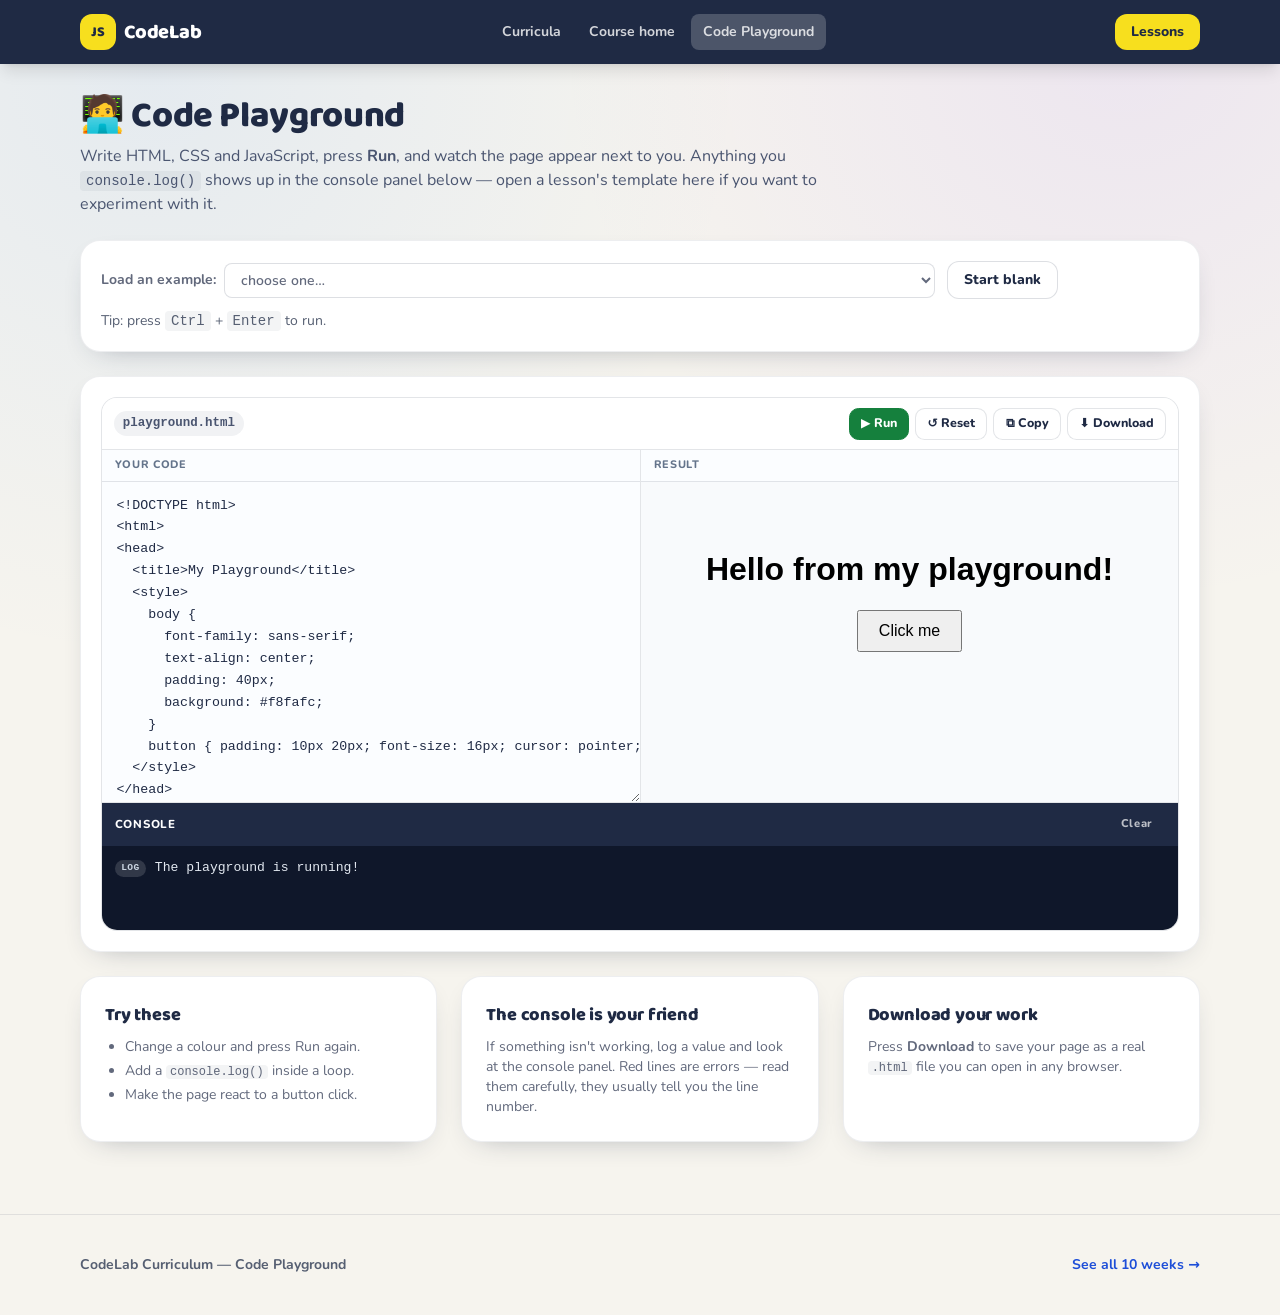
<file: webdev/playground.html>
<!DOCTYPE html>
<html lang="en">
<head>
<meta charset="UTF-8" />
<meta name="viewport" content="width=device-width, initial-scale=1.0" />
<title>Code Playground — write HTML, CSS and JavaScript and run it</title>
<meta name="description" content="A browser code playground: edit HTML, CSS and JavaScript, press Run, and see the page and the console output." />

<link rel="stylesheet" href="../assets/tailwind.build.css" />
<link rel="stylesheet" href="../assets/fonts.css" />
<link rel="stylesheet" href="../assets/style.css" />
<link rel="stylesheet" href="../assets/code.css" />
</head>
<body class="min-h-screen">

<a href="#main" class="skip-link">Skip to content</a>

<nav class="sticky top-0 z-50 bg-ink text-white shadow-lg no-print">
  <div class="max-w-6xl mx-auto px-4">
    <div class="flex items-center justify-between h-16">
      <a href="../index.html" class="flex items-center gap-2 font-display text-xl">
        <span class="grid place-items-center w-9 h-9 rounded-xl bg-js text-ink font-black text-sm">JS</span>
        <span class="font-extrabold">CodeLab</span>
      </a>
      <div class="hidden md:flex items-center gap-1" data-nav-links>
        <a href="../index.html" class="px-3 py-2 rounded-lg text-sm font-bold text-white/80 hover:text-white hover:bg-white/10">Curricula</a>
        <a href="index.html" class="px-3 py-2 rounded-lg text-sm font-bold text-white/80 hover:text-white hover:bg-white/10">Course home</a>
        <a href="playground.html" class="px-3 py-2 rounded-lg text-sm font-bold text-white/80 hover:text-white hover:bg-white/10">Code Playground</a>
      </div>
      <a href="week.html?w=1" class="hidden sm:inline-flex items-center gap-1.5 rounded-xl bg-js px-4 py-2 text-sm font-extrabold text-ink hover:brightness-105 transition">Lessons</a>
    </div>
  </div>
</nav>

<main id="main" class="max-w-6xl mx-auto px-4 py-8">

  <header class="mb-6">
    <h1 class="font-display text-3xl sm:text-4xl font-extrabold">🧑‍💻 Code Playground</h1>
    <p class="text-ink-soft mt-2 max-w-3xl">
      Write HTML, CSS and JavaScript, press <strong>Run</strong>, and watch the page appear next to you.
      Anything you <code class="font-mono text-sm bg-ink/5 px-1.5 py-0.5 rounded">console.log()</code> shows up in the console panel below —
      open a lesson's template here if you want to experiment with it.
    </p>
  </header>

  <section class="card p-5 mb-6">
    <div class="flex flex-wrap items-center gap-3">
      <label class="inline-flex items-center gap-2 text-sm font-bold text-ink/70">
        <span>Load an example:</span>
        <select id="examples" class="rounded-lg border border-ink/15 px-3 py-1.5 text-sm font-semibold bg-white focus:border-motion outline-none">
          <option value="">choose one…</option>
        </select>
      </label>
      <button id="blankBtn" type="button" class="rounded-xl bg-white px-4 py-2 text-sm font-extrabold text-ink border border-ink/15 hover:border-motion/50 transition">Start blank</button>
      <span class="text-sm text-ink-muted">Tip: press <kbd class="font-mono bg-ink/5 px-1.5 py-0.5 rounded">Ctrl</kbd> + <kbd class="font-mono bg-ink/5 px-1.5 py-0.5 rounded">Enter</kbd> to run.</span>
    </div>
  </section>

  <section class="card p-5">
    <div id="editor"></div>
  </section>

  <section class="mt-6 grid md:grid-cols-3 gap-6">
    <div class="card p-6">
      <h2 class="font-display text-lg font-extrabold m-0 mb-2">Try these</h2>
      <ul class="text-sm text-ink/70 space-y-1 list-disc pl-5">
        <li>Change a colour and press Run again.</li>
        <li>Add a <code class="font-mono text-xs bg-ink/5 px-1 rounded">console.log()</code> inside a loop.</li>
        <li>Make the page react to a button click.</li>
      </ul>
    </div>
    <div class="card p-6">
      <h2 class="font-display text-lg font-extrabold m-0 mb-2">The console is your friend</h2>
      <p class="text-sm text-ink/70 m-0">If something isn't working, log a value and look at the console panel. Red lines are errors — read them carefully, they usually tell you the line number.</p>
    </div>
    <div class="card p-6">
      <h2 class="font-display text-lg font-extrabold m-0 mb-2">Download your work</h2>
      <p class="text-sm text-ink/70 m-0">Press <strong>Download</strong> to save your page as a real <code class="font-mono text-xs bg-ink/5 px-1 rounded">.html</code> file you can open in any browser.</p>
    </div>
  </section>

</main>

<footer class="mt-10 border-t border-ink/10 py-10 no-print">
  <div class="max-w-6xl mx-auto px-4 flex flex-col sm:flex-row items-center justify-between gap-3 text-sm text-ink-muted">
    <p class="font-bold">CodeLab Curriculum — Code Playground</p>
    <a class="text-motion font-bold hover:underline" href="index.html">See all 10 weeks →</a>
  </div>
</footer>

<script src="../assets/nav.js"></script>
<script src="../assets/code-runner.js"></script>
<script src="js/data.js"></script>
<script src="../intro-webdev/js/data.js"></script>
<script src="js/playground.js"></script>
</body>
</html>
</file>
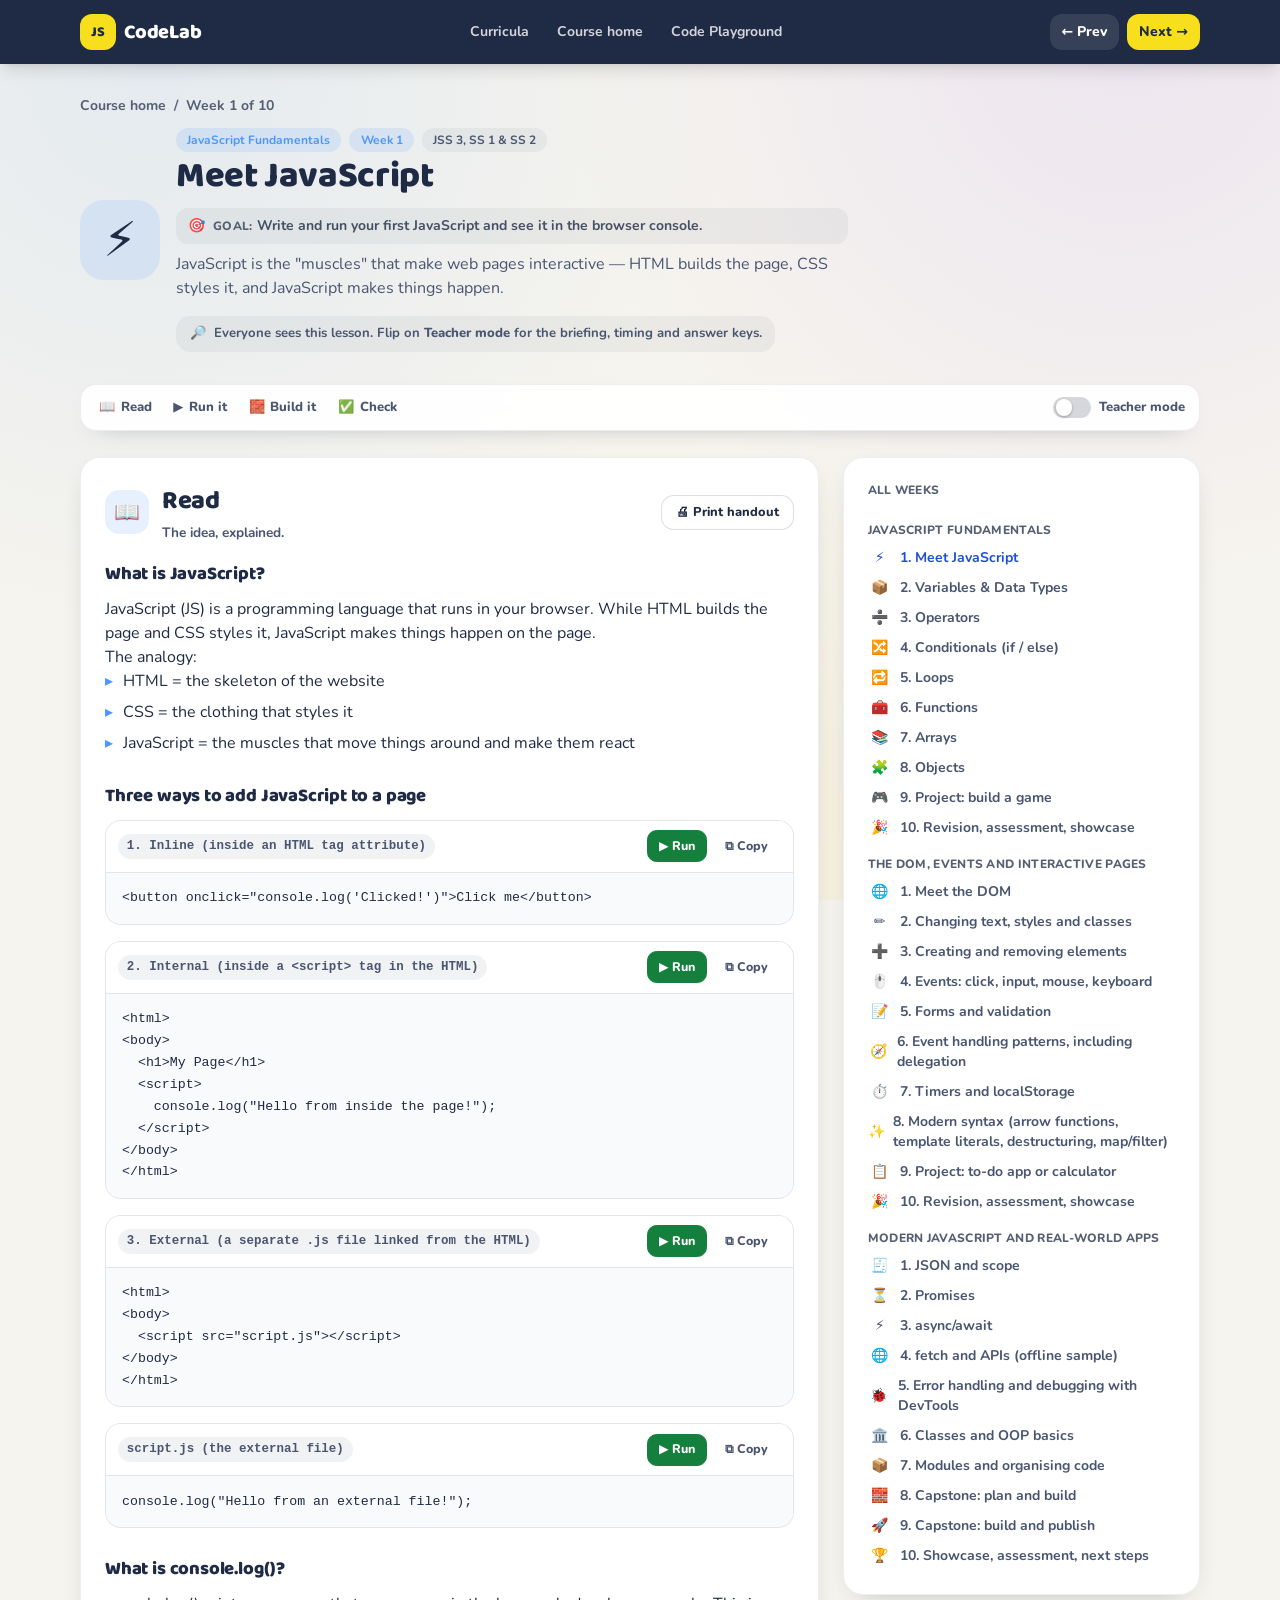
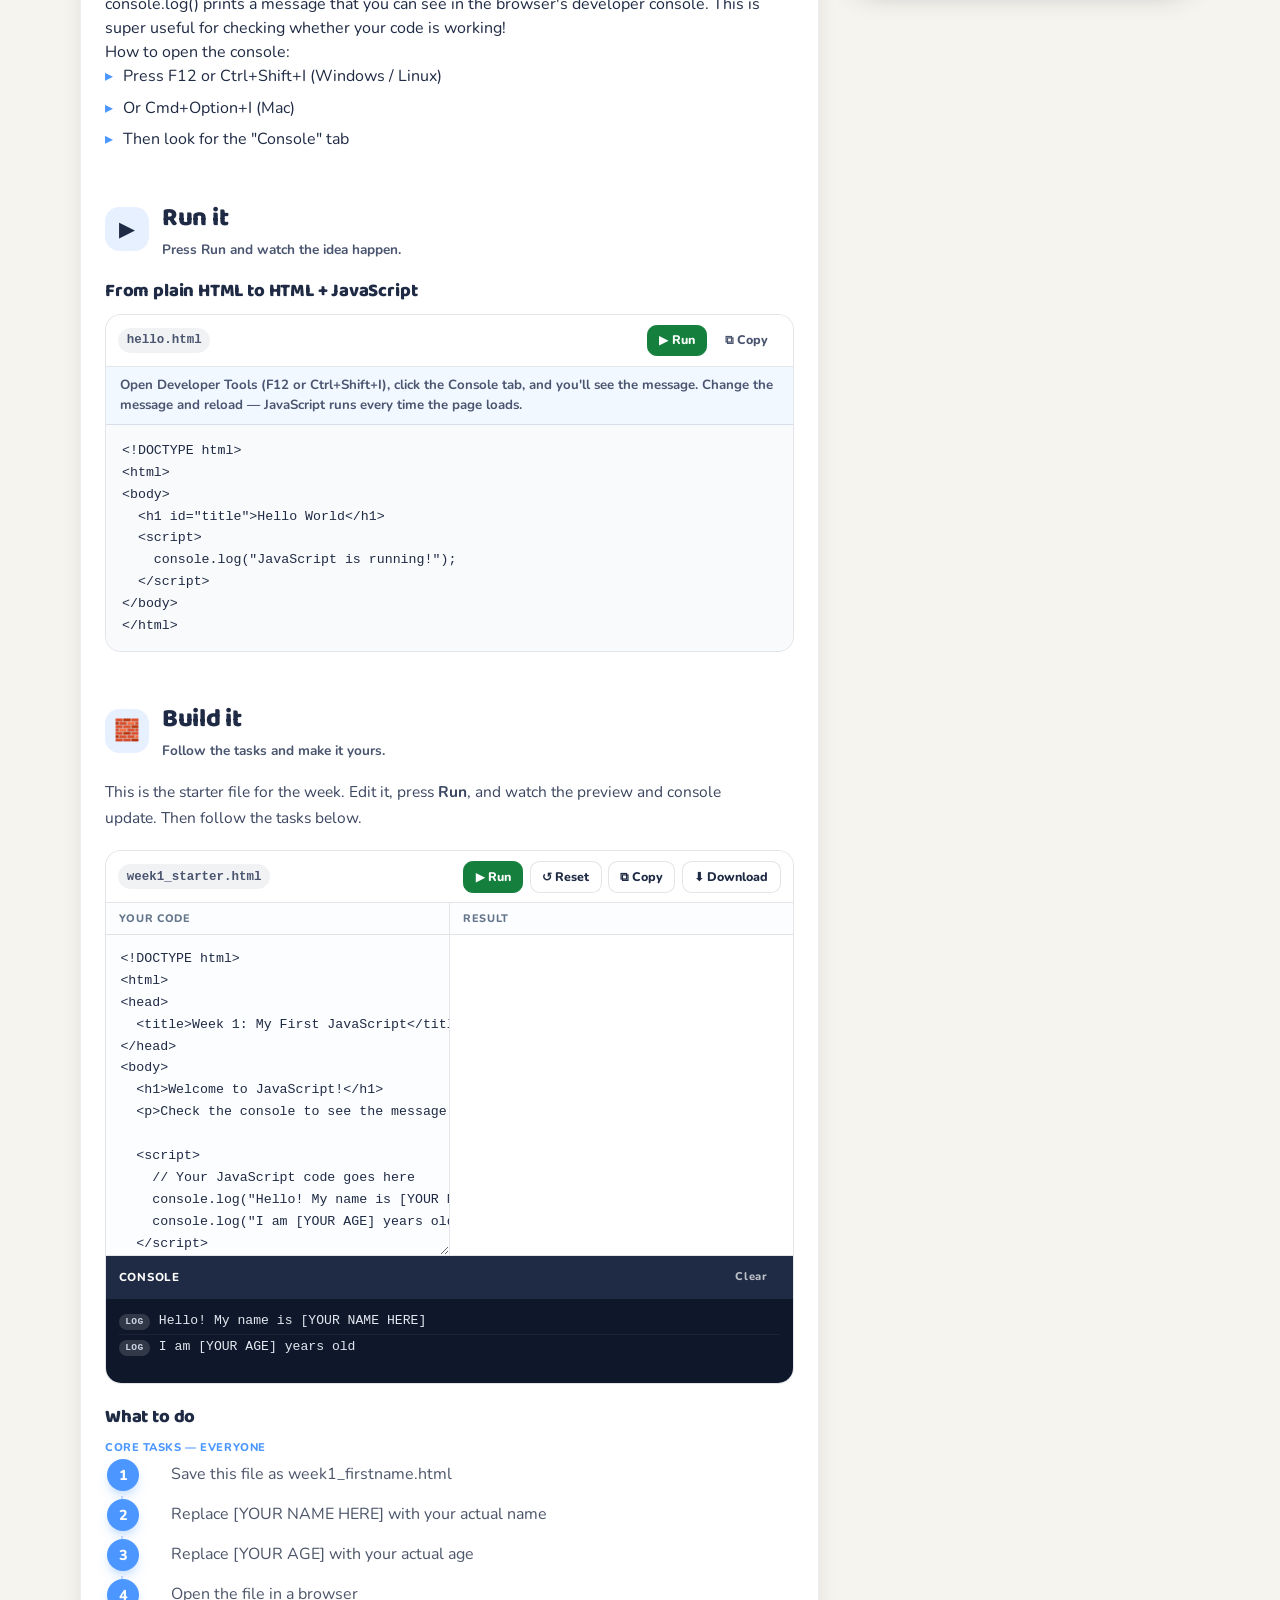
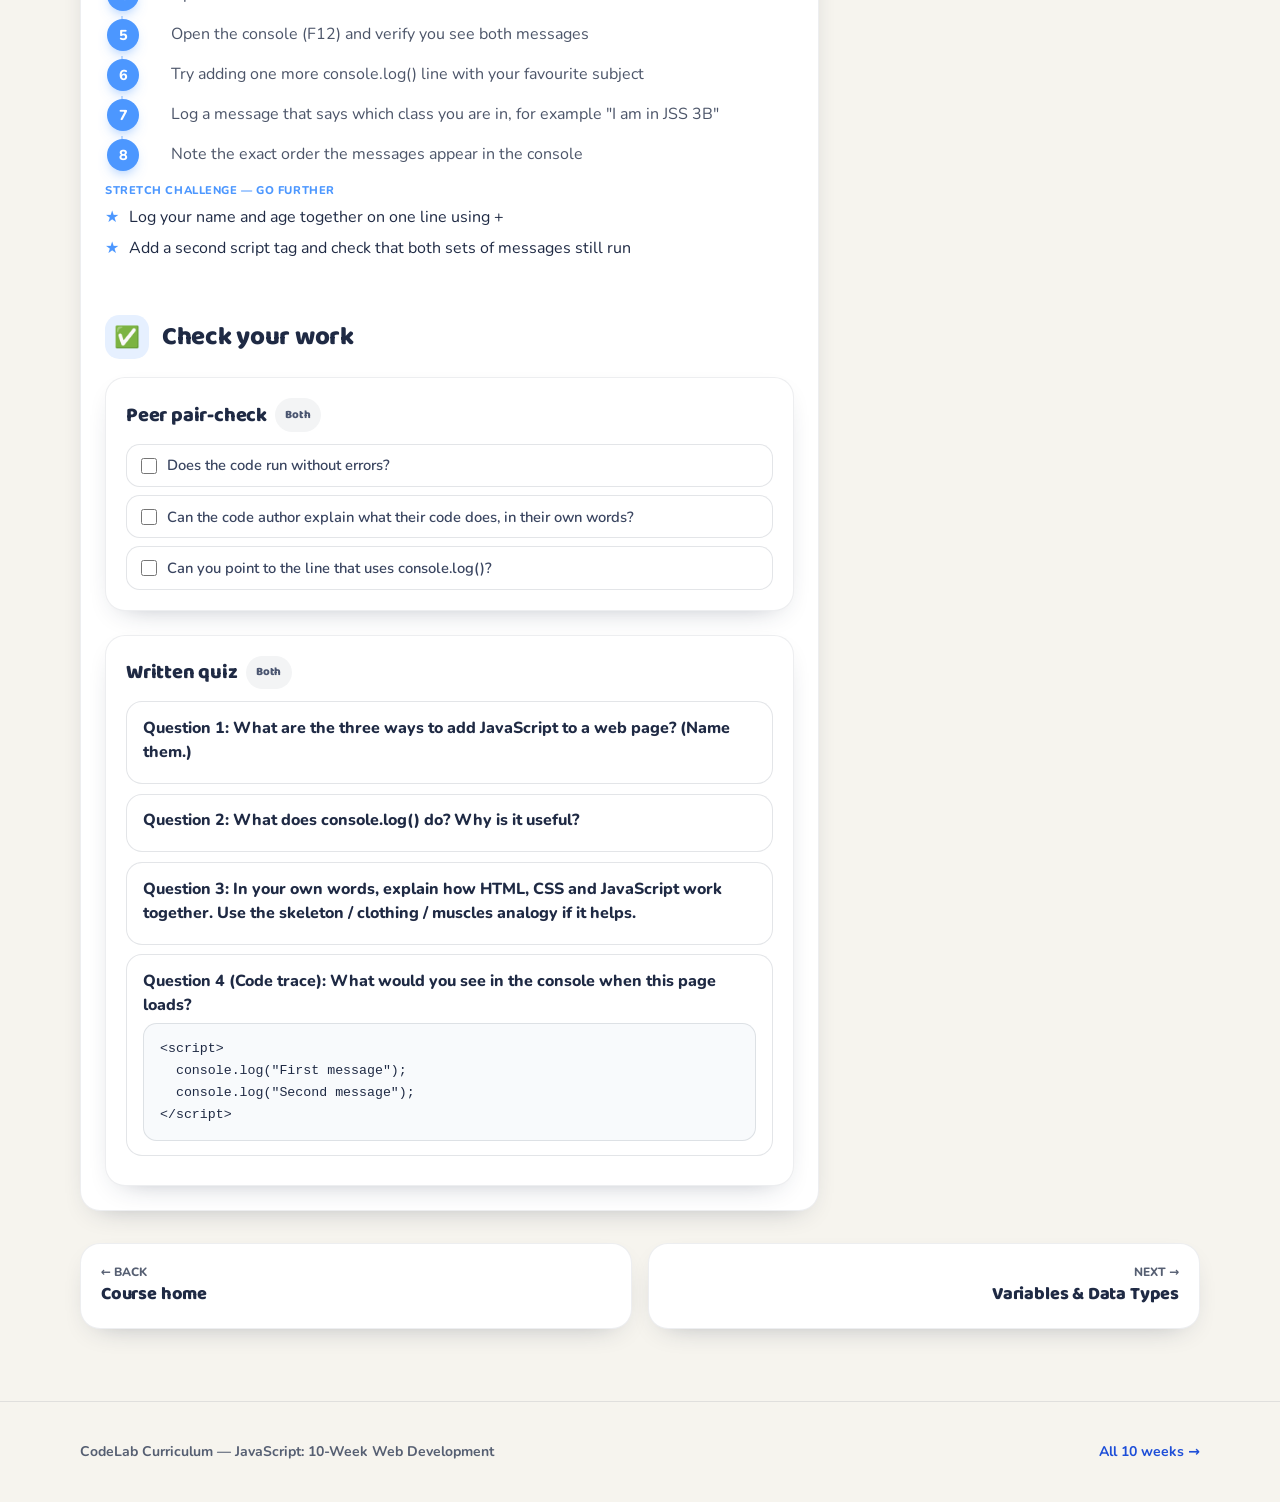
<file: webdev/week.html>
<!DOCTYPE html>
<html lang="en">
<head>
<meta charset="UTF-8" />
<meta name="viewport" content="width=device-width, initial-scale=1.0" />
<title>Web Development Course — Lesson</title>
<meta name="description" content="A week-by-week JavaScript lesson with an instructor guide, student handout, runnable code template and assessments." />

<link rel="stylesheet" href="../assets/tailwind.build.css" />
<link rel="stylesheet" href="../assets/fonts.css" />
<link rel="stylesheet" href="../assets/style.css" />
<link rel="stylesheet" href="../assets/code.css" />
</head>
<body class="min-h-screen">

<a href="#week-root" class="skip-link">Skip to content</a>

<nav class="sticky top-0 z-50 bg-ink text-white shadow-lg no-print">
  <div class="max-w-6xl mx-auto px-4">
    <div class="flex items-center justify-between h-16">
      <a href="../index.html" class="flex items-center gap-2 font-display text-xl">
        <span class="grid place-items-center w-9 h-9 rounded-xl bg-js text-ink font-black text-sm">JS</span>
        <span class="font-extrabold">CodeLab</span>
      </a>
      <div class="hidden md:flex items-center gap-1" data-nav-links>
        <a href="../index.html" class="px-3 py-2 rounded-lg text-sm font-bold text-white/80 hover:text-white hover:bg-white/10">Curricula</a>
        <a href="index.html" class="px-3 py-2 rounded-lg text-sm font-bold text-white/80 hover:text-white hover:bg-white/10">Course home</a>
        <a href="playground.html" class="px-3 py-2 rounded-lg text-sm font-bold text-white/80 hover:text-white hover:bg-white/10">Code Playground</a>
      </div>
      <div class="flex items-center gap-2">
        <button id="prevTop" class="hidden sm:inline-flex items-center gap-1 rounded-xl bg-white/10 px-3 py-2 text-sm font-extrabold hover:bg-white/20 transition">← Prev</button>
        <button id="nextTop" class="inline-flex items-center gap-1 rounded-xl bg-js px-3 py-2 text-sm font-extrabold text-ink hover:brightness-105 transition">Next →</button>
      </div>
    </div>
  </div>
</nav>

<main id="week-root" class="max-w-6xl mx-auto px-4 py-8">
  <p class="text-center text-ink-muted font-bold py-20">Loading lesson…</p>
  <noscript>
    <div class="card p-6 max-w-xl mx-auto text-center">
      <p class="text-4xl mb-2" aria-hidden="true">🧭</p>
      <h1 class="font-display text-2xl font-extrabold m-0">This lesson needs JavaScript</h1>
      <p class="text-ink-soft font-bold mt-2">The lesson is built in the browser from the course data. Please enable JavaScript and reload, or open the course home for the static list of weeks.</p>
      <p class="mt-4"><a class="inline-flex items-center gap-2 rounded-xl bg-motion px-5 py-2.5 font-extrabold text-white hover:brightness-105 transition" href="index.html">Back to course home</a></p>
    </div>
  </noscript>
</main>

<footer class="mt-10 border-t border-ink/10 py-10 no-print">
  <div class="max-w-6xl mx-auto px-4 flex flex-col sm:flex-row items-center justify-between gap-3 text-sm text-ink-muted">
    <p class="font-bold">CodeLab Curriculum — JavaScript: 10-Week Web Development</p>
    <a class="text-motion font-bold hover:underline" href="index.html">All 10 weeks →</a>
  </div>
</footer>

<script src="../assets/nav.js"></script>
<script src="../assets/tabs.js"></script>
<script src="../assets/code-runner.js"></script>
<script src="js/data.js"></script>
<script src="js/config.js"></script>
<script src="../assets/lesson-render.js"></script>
</body>
</html>
</file>
<file: assets/fonts.css>
﻿/* CodeLab self-hosted fonts - latin + latin-ext, variable weight ranges (offline-safe) */
@font-face { font-family: 'Baloo 2'; font-style: normal; font-weight: 600 800; font-display: swap; src: url('fonts/baloo-2-latin.woff2') format('woff2'); unicode-range: U+0000-00FF, U+0131, U+0152-0153, U+02BB-02BC, U+02C6, U+02DA, U+02DC, U+0304, U+0308, U+0329, U+2000-206F, U+20AC, U+2122, U+2191, U+2193, U+2212, U+2215, U+FEFF, U+FFFD; }
@font-face { font-family: 'Baloo 2'; font-style: normal; font-weight: 600 800; font-display: swap; src: url('fonts/baloo-2-latin-ext.woff2') format('woff2'); unicode-range: U+0100-02BA, U+02BD-02C5, U+02C7-02CC, U+02CE-02D7, U+02DD-02FF, U+0304, U+0308, U+0329, U+1D00-1DBF, U+1E00-1E9F, U+1EF2-1EFF, U+2020, U+20A0-20AB, U+20AD-20C0, U+2113, U+2C60-2C7F, U+A720-A7FF; }
@font-face { font-family: 'Nunito'; font-style: normal; font-weight: 400 800; font-display: swap; src: url('fonts/nunito-latin.woff2') format('woff2'); unicode-range: U+0000-00FF, U+0131, U+0152-0153, U+02BB-02BC, U+02C6, U+02DA, U+02DC, U+0304, U+0308, U+0329, U+2000-206F, U+20AC, U+2122, U+2191, U+2193, U+2212, U+2215, U+FEFF, U+FFFD; }
@font-face { font-family: 'Nunito'; font-style: normal; font-weight: 400 800; font-display: swap; src: url('fonts/nunito-latin-ext.woff2') format('woff2'); unicode-range: U+0100-02BA, U+02BD-02C5, U+02C7-02CC, U+02CE-02D7, U+02DD-02FF, U+0304, U+0308, U+0329, U+1D00-1DBF, U+1E00-1E9F, U+1EF2-1EFF, U+2020, U+20A0-20AB, U+20AD-20C0, U+2113, U+2C60-2C7F, U+A720-A7FF; }
</file>
<file: assets/style.css>
/* ============================================================
   CodeLab Curriculum — shared styles
   Used by the hub, the Scratch overview and every lesson page.
   ============================================================ */

:root {
  /* Scratch block palette (official-ish colors) */
  --scratch-motion: #4c97ff;
  --scratch-looks: #9966ff;
  --scratch-sound: #cf63cf;
  --scratch-events: #ffbf00;
  --scratch-control: #ffab19;
  --scratch-sensing: #5cb1d6;
  --scratch-operators: #59c059;
  --scratch-variables: #ff8c1a;
  --scratch-myblocks: #ff6680;

  --ink: #1f2a44;
  --ink-soft: #4a5570;
  --ink-muted: #565f72;
  --paper: #f6f4ee;
  --focus-ring: #1d4ed8; /* AA-safe accent for focus indicators (3:1 non-text) */
}

html {
  scroll-behavior: smooth;
  scroll-padding-top: 5.5rem; /* keeps anchored headings clear of the sticky nav */
}

body {
  font-family: "Nunito", ui-sans-serif, system-ui, -apple-system, "Segoe UI", sans-serif;
  color: var(--ink);
  background-color: var(--paper);
  background-image:
    radial-gradient(circle at 12% 8%, rgba(76, 151, 255, 0.10), transparent 42%),
    radial-gradient(circle at 88% 4%, rgba(153, 102, 255, 0.10), transparent 40%),
    radial-gradient(circle at 50% 100%, rgba(255, 191, 0, 0.10), transparent 45%);
}

/* Fixed washes look best on a large screen; on touch they jank, so they scroll. */
@media (min-width: 768px) and (hover: hover) {
  body { background-attachment: fixed; }
}

h1, h2, h3, h4, .font-display {
  font-family: "Baloo 2", "Nunito", ui-sans-serif, system-ui, sans-serif;
  letter-spacing: -0.01em;
}

/* ---------- Reusable pieces ---------- */

.card {
  background: #fff;
  border: 1px solid rgba(31, 42, 68, 0.08);
  border-radius: 1.25rem;
  box-shadow: 0 10px 30px -18px rgba(31, 42, 68, 0.45);
  transition: transform 0.18s ease, box-shadow 0.18s ease;
}

.card-hover:hover {
  transform: translateY(-4px);
  box-shadow: 0 22px 40px -20px rgba(31, 42, 68, 0.5);
}

.pill {
  display: inline-flex;
  align-items: center;
  gap: 0.4rem;
  border-radius: 999px;
  padding: 0.2rem 0.7rem;
  font-size: 0.75rem;
  font-weight: 700;
  line-height: 1.5;
}

.prose-kid p { margin-bottom: 0.75rem; }
.prose-kid ul { margin: 0.25rem 0 0.9rem; padding-left: 1.1rem; list-style: disc; }
.prose-kid li { margin-bottom: 0.3rem; }

/* Numbered "build steps" list */
.steps { counter-reset: step; list-style: none; padding: 0; margin: 0; }
.steps > li {
  position: relative;
  padding-left: 3rem;
  padding-bottom: 1rem;
  border-left: 2px dashed rgba(76, 151, 255, 0.35);
  margin-left: 1rem;
}
.steps > li:last-child { border-left-color: transparent; padding-bottom: 0; }
.steps > li::before {
  counter-increment: step;
  content: counter(step);
  position: absolute;
  left: -1rem;
  top: -0.15rem;
  width: 2rem;
  height: 2rem;
  display: grid;
  place-items: center;
  border-radius: 999px;
  background: var(--scratch-motion);
  color: #fff;
  font-weight: 800;
  font-size: 0.9rem;
  box-shadow: 0 6px 14px -6px rgba(76, 151, 255, 0.8);
}

/* Collapsible teacher-notes box */
details.teacher {
  border-radius: 1rem;
  border: 1px solid rgba(255, 140, 26, 0.35);
  background: #fff8ee;
  overflow: hidden;
}
details.teacher > summary {
  cursor: pointer;
  list-style: none;
  padding: 0.85rem 1.1rem;
  font-weight: 800;
  color: #8a4b00;
  display: flex;
  align-items: center;
  gap: 0.5rem;
}
details.teacher > summary::-webkit-details-marker { display: none; }
details.teacher > summary::after {
  content: "+";
  margin-left: auto;
  font-size: 1.25rem;
  line-height: 1;
}
details.teacher[open] > summary::after { content: "\2013"; }
details.teacher .teacher-body { padding: 0 1.1rem 1.1rem; }

/* Focus visibility for keyboard users */
a:focus-visible, button:focus-visible, input:focus-visible, select:focus-visible, [tabindex]:focus-visible {
  outline: 3px solid var(--focus-ring);
  outline-offset: 2px;
  border-radius: 0.5rem;
}

/* Skip link */
.skip-link {
  position: absolute;
  left: -999px;
  top: 0;
  background: #fff;
  padding: 0.5rem 0.9rem;
  border-radius: 0 0 0.75rem 0;
  z-index: 100;
}
.skip-link:focus { left: 0; }

/* ============================================================
   Lesson notes (student / teacher reading tabs)
   ============================================================ */
[hidden] { display: none !important; }

.notes-tabs {
  display: flex;
  flex-wrap: wrap;
  gap: 0.35rem;
  border-bottom: 2px solid rgba(31, 42, 68, 0.08);
  margin-bottom: 1.1rem;
}
.notes-tab {
  border: 0;
  background: transparent;
  cursor: pointer;
  font-family: inherit;
  font-weight: 800;
  font-size: 0.9rem;
  color: var(--ink-soft);
  padding: 0.55rem 0.9rem;
  border-radius: 0.75rem 0.75rem 0 0;
  border-bottom: 3px solid transparent;
  margin-bottom: -2px;
}
.notes-tab:hover { background: rgba(76, 151, 255, 0.08); color: var(--ink); }
.notes-tab[aria-selected="true"] {
  color: var(--scratch-motion);
  border-bottom-color: var(--scratch-motion);
  background: rgba(76, 151, 255, 0.08);
}

.notes-print {
  display: inline-flex;
  align-items: center;
  gap: 0.4rem;
  border-radius: 0.8rem;
  border: 1px solid rgba(31, 42, 68, 0.15);
  background: #fff;
  padding: 0.45rem 0.85rem;
  font-family: inherit;
  font-weight: 800;
  font-size: 0.8rem;
  color: var(--ink);
  cursor: pointer;
}
.notes-print:hover { border-color: var(--scratch-motion); color: var(--scratch-motion); }

.notes-reading {
  max-width: 72ch;
  font-size: 0.97rem;
  line-height: 1.65;
  color: #3a4560;
}
.notes-reading p { margin: 0 0 0.8rem; }
.notes-h {
  font-family: "Baloo 2", "Nunito", sans-serif;
  font-size: 1.15rem;
  font-weight: 800;
  color: var(--ink);
  margin: 1.5rem 0 0.55rem;
}
.notes-h:first-child { margin-top: 0; }

.glossary { margin: 0; }
.glossary dt { font-weight: 800; color: var(--ink); margin-top: 0.65rem; }
.glossary dd {
  margin: 0.1rem 0 0;
  padding-left: 0.9rem;
  border-left: 3px solid rgba(76, 151, 255, 0.3);
  color: var(--ink-soft);
}

.notes-list { list-style: none; margin: 0; padding: 0; }
.notes-list li { display: flex; gap: 0.6rem; margin-bottom: 0.45rem; }
.notes-mark { color: var(--scratch-motion); font-weight: 800; flex: 0 0 auto; }

.notes-quiz { margin: 0; padding-left: 1.2rem; }
.notes-quiz li { margin-bottom: 0.4rem; }

.notes-script {
  background: #f0f7ff;
  border-left: 4px solid var(--scratch-motion);
  border-radius: 0.9rem;
  padding: 0.9rem 1rem;
  margin: 0 0 1rem;
}
.notes-script p:last-child { margin-bottom: 0; }
.notes-mini {
  font-size: 0.7rem;
  font-weight: 800;
  text-transform: uppercase;
  letter-spacing: 0.05em;
  color: var(--scratch-motion);
  margin: 0 0 0.3rem;
}

.misc {
  border: 1px solid rgba(31, 42, 68, 0.1);
  border-radius: 0.9rem;
  padding: 0.7rem 0.9rem;
  background: #fff;
}
.misc-got { margin: 0; font-weight: 800; color: #b45309; font-size: 0.92rem; }
.misc-got::before { content: "They think: "; }
.misc-fix { margin: 0.25rem 0 0; color: #3a4560; font-size: 0.92rem; }
.misc-fix::before { content: "Say: "; font-weight: 800; color: #15803d; }

/* Print: useful for the Week 9 design document and the Week 10 rubric */
@media print {
  nav, .no-print, footer { display: none !important; }
  body { background: #fff !important; background-image: none !important; }
  .card { box-shadow: none !important; border: 1px solid #ccc !important; }
  details.teacher[open] .teacher-body { display: block; }

  /* When a specific region is being printed (lesson note or design doc),
     print only that region. */
  body.printing * { visibility: hidden !important; }
  body.printing .print-target,
  body.printing .print-target * { visibility: visible !important; }
  body.printing .print-target {
    position: absolute;
    left: 0;
    top: 0;
    width: 100%;
    border: 0 !important;
    padding: 0 !important;
    display: block !important;
    background: #fff !important;
  }
  body.printing .notes-panel[hidden] { display: none !important; }
}

/* ============================================================
   Audience lens — one lesson page, two views.
   Everyone reads the same lesson. Teacher mode reveals the
   briefing (objective, teaching points, timing, common mistakes)
   and the assessment answer keys, in place.
   ============================================================ */
.teacher-only { display: none !important; }
html.teacher-mode .teacher-only { display: block !important; }

.tbp-note {
  margin: 0 0 0.75rem;
  padding: 0.55rem 0.8rem;
  border-radius: 0.8rem;
  background: rgba(255, 140, 26, 0.12);
  border: 1px dashed rgba(255, 140, 26, 0.45);
  color: #8a4b00;
  font-size: 0.86rem;
  font-weight: 700;
}

/* Teacher briefing card */
.teacher-briefing {
  border: 1px solid rgba(255, 140, 26, 0.4);
  background: linear-gradient(180deg, #fff8ee 0%, #fffdf9 100%);
  border-radius: 1.25rem;
  padding: 1.1rem 1.25rem 1.25rem;
  box-shadow: 0 10px 30px -18px rgba(31, 42, 68, 0.35);
}
.teacher-briefing-head {
  display: flex;
  align-items: center;
  gap: 0.5rem;
  font-family: "Baloo 2", "Nunito", ui-sans-serif, system-ui, sans-serif;
  font-weight: 800;
  font-size: 1.1rem;
  color: #8a4b00;
}
.teacher-chip {
  margin-left: auto;
  font-size: 0.65rem;
  font-weight: 800;
  text-transform: uppercase;
  letter-spacing: 0.06em;
  background: rgba(255, 140, 26, 0.18);
  color: #8a4b00;
  padding: 0.2rem 0.6rem;
  border-radius: 999px;
}
.tbp-intro {
  margin: 0.35rem 0 0;
  font-size: 0.86rem;
  color: #8a6a3a;
  font-weight: 600;
}
.tbp-grid { display: grid; gap: 0.85rem; margin-top: 1rem; }
@media (min-width: 720px) {
  .tbp-grid { grid-template-columns: 1fr 1fr; }
}
.tbp-card {
  background: #fff;
  border: 1px solid rgba(255, 140, 26, 0.24);
  border-radius: 0.9rem;
  padding: 0.8rem 0.95rem;
}
.tbp-card > h3 {
  font-family: "Nunito", ui-sans-serif, system-ui, sans-serif;
  font-size: 0.72rem;
  font-weight: 800;
  text-transform: uppercase;
  letter-spacing: 0.06em;
  color: #b45309;
  margin: 0 0 0.5rem;
}
.tbp-card p { margin: 0; color: #3a4560; font-size: 0.92rem; line-height: 1.55; }

/* Sticky lesson spine */
.lesson-bar { position: sticky; top: 4rem; z-index: 40; margin-bottom: 1.6rem; }
.lesson-bar-inner {
  display: flex;
  align-items: center;
  gap: 0.4rem;
  flex-wrap: wrap;
  background: rgba(255, 255, 255, 0.93);
  -webkit-backdrop-filter: blur(8px);
  backdrop-filter: blur(8px);
  border: 1px solid rgba(31, 42, 68, 0.08);
  border-radius: 1rem;
  padding: 0.4rem 0.5rem;
  box-shadow: 0 8px 24px -18px rgba(31, 42, 68, 0.6);
  transition: box-shadow 0.18s ease, border-color 0.18s ease;
}
html.teacher-mode .lesson-bar-inner {
  border-color: rgba(255, 140, 26, 0.5);
  box-shadow: 0 0 0 2px rgba(255, 140, 26, 0.16), 0 8px 24px -18px rgba(31, 42, 68, 0.6);
}
.lesson-jump { display: flex; gap: 0.12rem; flex-wrap: wrap; }
.lesson-jump a {
  display: inline-flex;
  align-items: center;
  gap: 0.35rem;
  font-size: 0.82rem;
  font-weight: 800;
  color: var(--ink-soft);
  padding: 0.4rem 0.62rem;
  border-radius: 0.7rem;
  text-decoration: none;
}
.lesson-jump a:hover { background: rgba(76, 151, 255, 0.1); color: var(--ink); }

.lens-switch {
  margin-left: auto;
  display: inline-flex;
  align-items: center;
  gap: 0.5rem;
  border: 0;
  background: transparent;
  cursor: pointer;
  font-family: inherit;
  font-weight: 800;
  font-size: 0.82rem;
  color: var(--ink-soft);
  padding: 0.3rem 0.35rem;
  border-radius: 0.7rem;
}
.lens-switch:hover { color: var(--ink); }
.lens-switch-track {
  position: relative;
  width: 2.4rem;
  height: 1.35rem;
  border-radius: 999px;
  background: rgba(31, 42, 68, 0.18);
  transition: background 0.18s ease;
}
.lens-switch-thumb {
  position: absolute;
  top: 0.16rem;
  left: 0.16rem;
  width: 1.03rem;
  height: 1.03rem;
  border-radius: 50%;
  background: #fff;
  box-shadow: 0 1px 3px rgba(0, 0, 0, 0.3);
  transition: transform 0.18s ease;
}
.lens-switch[aria-checked="true"] { color: #8a4b00; }
.lens-switch[aria-checked="true"] .lens-switch-track { background: #ff8c1a; }
.lens-switch[aria-checked="true"] .lens-switch-thumb { transform: translateX(1.05rem); }

/* Lesson sections */
html.has-lesson-bar { scroll-padding-top: 7.5rem; }
.lesson-sec { scroll-margin-top: 0.5rem; margin-bottom: 3rem; }
.lesson-sec:last-child { margin-bottom: 0; }
.lesson-sec-head { display: flex; align-items: center; gap: 0.8rem; margin-bottom: 1.1rem; }
.lesson-sec-emoji {
  display: grid;
  place-items: center;
  width: 2.75rem;
  height: 2.75rem;
  border-radius: 0.9rem;
  background: rgba(76, 151, 255, 0.12);
  font-size: 1.3rem;
  flex: 0 0 auto;
}
@supports (background: color-mix(in srgb, red 10%, blue)) {
  .lesson-sec-emoji { background: color-mix(in srgb, var(--tab-accent) 14%, #fff); }
}
.lesson-sec-title {
  font-family: "Baloo 2", "Nunito", ui-sans-serif, system-ui, sans-serif;
  font-size: 1.6rem;
  font-weight: 800;
  margin: 0;
  letter-spacing: -0.01em;
}
.lesson-sec-sub { margin: 0.15rem 0 0; font-size: 0.85rem; font-weight: 700; color: var(--ink-soft); }
.lesson-sec-head-actions { margin-left: auto; }

/* Hint shown under the hero */
.lens-hint {
  display: inline-flex;
  align-items: flex-start;
  gap: 0.5rem;
  max-width: 40rem;
  font-size: 0.82rem;
  font-weight: 700;
  line-height: 1.5;
  color: var(--ink-soft);
  background: rgba(31, 42, 68, 0.05);
  border-radius: 0.9rem;
  padding: 0.5rem 0.85rem;
}

/* Answer key (teacher mode) */
.quiz-answer-label {
  margin: 0.6rem 0 0.35rem;
  font-size: 0.68rem;
  font-weight: 800;
  text-transform: uppercase;
  letter-spacing: 0.06em;
  color: #15803d;
}

@media print {
  .lesson-bar { display: none !important; }
  .teacher-only { display: none !important; }
}

/* The briefing jump link only makes sense while Teacher mode is on. */
html:not(.teacher-mode) .lesson-jump a[href="#sec-briefing"] { display: none; }

/* ---------- Reduced motion: keep the state change, drop the travel ---------- */
@media (prefers-reduced-motion: reduce) {
  html { scroll-behavior: auto; }
  .card,
  .card-hover:hover,
  .lesson-bar-inner,
  .lens-switch-track,
  .lens-switch-thumb { transition: none; }
  .card-hover:hover { transform: none; }
}

/* ---------- Comfortable touch targets on coarse pointers ---------- */
@media (pointer: coarse) {
  [data-nav-menu] a,
  .lesson-jump a,
  .notes-tab,
  .lens-switch { min-height: 2.75rem; }
  .lesson-jump a,
  .notes-tab { align-items: center; }
}
</file>
<file: assets/code.css>
/* ============================================================
   code.css — web development course: tabs, code blocks,
   live editor, preview and console.
   ============================================================ */

:root {
  --code-bg: #f8fafc;
  --code-ink: #1f2a44;
  --code-line: rgba(31, 42, 68, 0.12);
  --code-mono: ui-monospace, "SFMono-Regular", "Cascadia Mono", Consolas, "Liberation Mono", Menlo, monospace;
  --tab-accent: #4c97ff;
}

/* ---------------------------------------------------------- tabs */
.tablist {
  display: flex;
  flex-wrap: wrap;
  gap: 0.35rem;
  border-bottom: 2px solid rgba(31, 42, 68, 0.08);
  margin-bottom: 1.1rem;
}
.tab {
  border: 0;
  background: transparent;
  cursor: pointer;
  font-family: inherit;
  font-weight: 800;
  font-size: 0.9rem;
  color: var(--ink-soft);
  padding: 0.55rem 0.9rem;
  border-radius: 0.75rem 0.75rem 0 0;
  border-bottom: 3px solid transparent;
  margin-bottom: -2px;
}
.tab:hover { background: rgba(76, 151, 255, 0.08); color: var(--ink); }
.tab[aria-selected="true"] {
  color: var(--tab-accent);
  border-bottom-color: var(--tab-accent);
  background: color-mix(in srgb, var(--tab-accent) 10%, transparent);
}
@supports not (background: color-mix(in srgb, red, blue)) {
  .tab[aria-selected="true"] { background: rgba(76, 151, 255, 0.08); }
}
.tabpanel:focus { outline: none; }

/* ---------------------------------------------------------- code blocks */
.codeblock {
  margin: 0;
  padding: 0.9rem 1rem;
  background: var(--code-bg);
  border: 1px solid var(--code-line);
  border-radius: 0.85rem;
  overflow-x: auto;
  font-family: var(--code-mono);
  font-size: 0.83rem;
  line-height: 1.65;
  color: var(--code-ink);
  tab-size: 2;
}
.codeblock code { font-family: inherit; }

.code-snippet {
  border: 1px solid var(--code-line);
  border-radius: 1rem;
  overflow: hidden;
  background: #fff;
}
.code-snippet-head,
.code-toolbar {
  display: flex;
  flex-wrap: wrap;
  align-items: center;
  gap: 0.4rem;
  padding: 0.6rem 0.75rem;
  background: #fff;
  border-bottom: 1px solid var(--code-line);
}
.code-snippet .codeblock { border: 0; border-radius: 0; }
.code-snippet-body:empty { display: none; }
.code-caption {
  margin: 0;
  padding: 0.55rem 0.9rem;
  font-size: 0.83rem;
  font-weight: 700;
  color: var(--ink-soft);
  background: color-mix(in srgb, var(--tab-accent) 7%, #fff);
  border-bottom: 1px solid var(--code-line);
}
.code-file {
  font-family: var(--code-mono);
  font-size: 0.78rem;
  font-weight: 700;
  color: var(--ink-soft);
  background: rgba(31, 42, 68, 0.06);
  padding: 0.2rem 0.55rem;
  border-radius: 999px;
}
.code-toolbar-spacer { flex: 1 1 auto; }

.code-btn {
  font-family: inherit;
  font-size: 0.78rem;
  font-weight: 800;
  padding: 0.35rem 0.7rem;
  border-radius: 0.6rem;
  border: 1px solid var(--code-line);
  background: #fff;
  color: var(--ink);
  cursor: pointer;
}
.code-btn:hover { border-color: var(--tab-accent); color: var(--tab-accent); }
.code-btn--run {
  background: #15803d;
  border-color: #15803d;
  color: #fff;
}
.code-btn--run:hover { background: #166534; border-color: #166534; color: #fff; }
.code-btn--ghost { background: transparent; border-color: transparent; color: var(--ink-soft); }

/* ---------------------------------------------------------- editor */
.code-editor {
  border: 1px solid var(--code-line);
  border-radius: 1rem;
  overflow: hidden;
  background: #fff;
}
.code-split { display: grid; grid-template-columns: 1fr 1fr; }
.code-pane { display: grid; grid-template-rows: auto 1fr; min-width: 0; }
.code-pane + .code-pane { border-left: 1px solid var(--code-line); }
.code-pane-head {
  font-size: 0.68rem;
  font-weight: 800;
  text-transform: uppercase;
  letter-spacing: 0.06em;
  color: #64748b;
  padding: 0.45rem 0.8rem;
  border-bottom: 1px solid var(--code-line);
  background: #fbfdff;
}
.code-area {
  width: 100%;
  min-height: 320px;
  border: 0;
  outline: none;
  resize: vertical;
  padding: 0.8rem 0.9rem;
  background: #fbfdff;
  color: var(--code-ink);
  font-family: var(--code-mono);
  font-size: 0.83rem;
  line-height: 1.65;
  tab-size: 2;
  white-space: pre;
  overflow: auto;
}
.code-preview { background: #fff; min-height: 320px; }
.code-frame {
  display: block;
  width: 100%;
  height: 100%;
  min-height: 320px;
  border: 0;
  background: #fff;
}
.code-preview--snippet .code-frame { min-height: 200px; }
.code-preview--snippet { border-top: 1px solid var(--code-line); }

/* ---------------------------------------------------------- console */
.code-console-wrap { border-top: 1px solid var(--code-line); }
.code-console-head {
  display: flex;
  align-items: center;
  gap: 0.5rem;
  padding: 0.4rem 0.8rem;
  background: #1f2a44;
  color: #fff;
  font-size: 0.72rem;
  font-weight: 800;
  text-transform: uppercase;
  letter-spacing: 0.06em;
}
.code-console-head .code-btn--ghost { color: rgba(255, 255, 255, 0.7); font-size: 0.7rem; }
.code-console-head .code-btn--ghost:hover { color: #fff; }
.code-console {
  background: #0f172a;
  color: #e2e8f0;
  font-family: var(--code-mono);
  font-size: 0.82rem;
  line-height: 1.55;
  padding: 0.6rem 0.8rem;
  min-height: 84px;
  max-height: 230px;
  overflow: auto;
}
.code-line { display: flex; gap: 0.55rem; padding: 0.15rem 0; }
.code-line + .code-line { border-top: 1px solid rgba(255, 255, 255, 0.05); }
.code-line-badge {
  flex: 0 0 auto;
  font-size: 0.6rem;
  font-weight: 800;
  text-transform: uppercase;
  letter-spacing: 0.04em;
  padding: 0.05rem 0.4rem;
  border-radius: 999px;
  background: rgba(255, 255, 255, 0.14);
  color: #cbd5e1;
  align-self: flex-start;
  margin-top: 0.18rem;
}
.code-line-text { white-space: pre-wrap; word-break: break-word; }
.code-line--error .code-line-text { color: #fca5a5; }
.code-line--error .code-line-badge { background: #b91c1c; color: #fff; }
.code-line--warn .code-line-text { color: #fcd34d; }
.code-line--warn .code-line-badge { background: #b45309; color: #fff; }
.code-console-empty { color: #94a3b8; font-style: italic; margin: 0; }

/* ---------------------------------------------------------- timing */
.timing { display: grid; gap: 0.15rem; }
.timing-row { display: grid; grid-template-columns: 1fr auto; gap: 0.2rem 0.75rem; margin-bottom: 0.5rem; }
.timing-row .t-label { font-weight: 700; color: #3a4560; font-size: 0.9rem; }
.timing-row .t-mins { font-weight: 800; font-size: 0.78rem; color: #64748b; }
.timing-row .t-bar {
  grid-column: 1 / -1;
  height: 6px;
  border-radius: 999px;
  background: rgba(31, 42, 68, 0.08);
  overflow: hidden;
}
.timing-row .t-bar i { display: block; height: 100%; border-radius: 999px; background: var(--tab-accent); }

/* ---------------------------------------------------------- quiz + checklist */
.quiz-q {
  border: 1px solid var(--code-line);
  border-radius: 1rem;
  padding: 0.85rem 1rem;
  background: #fff;
  margin-bottom: 0.6rem;
}
.quiz-q .q-prompt { font-weight: 800; color: var(--ink); margin: 0 0 0.35rem; }
.quiz-q .q-body { color: #3a4560; font-size: 0.92rem; margin: 0 0 0.5rem; }
.quiz-answer { margin-top: 0.6rem; }
.quiz-answer summary {
  cursor: pointer;
  font-weight: 800;
  font-size: 0.78rem;
  color: #15803d;
  list-style: none;
}
.quiz-answer summary::-webkit-details-marker { display: none; }
.quiz-answer summary::before { content: "▸ "; }
.quiz-answer[open] summary::before { content: "▾ "; }
.quiz-answer .answer-body {
  margin-top: 0.4rem;
  padding: 0.6rem 0.8rem;
  border-radius: 0.7rem;
  background: #f0fdf4;
  border: 1px solid rgba(22, 163, 74, 0.25);
  color: #14532d;
  font-size: 0.9rem;
}
.quiz-answer .answer-body .codeblock { margin-top: 0.4rem; }

.checklist { display: grid; gap: 0.5rem; }
.check-item {
  display: flex;
  align-items: flex-start;
  gap: 0.65rem;
  padding: 0.6rem 0.85rem;
  border: 1px solid var(--code-line);
  border-radius: 0.85rem;
  background: #fff;
  cursor: pointer;
  font-size: 0.92rem;
  font-weight: 600;
  color: #3a4560;
}
.check-item:hover { border-color: var(--tab-accent); }
.check-item input { margin-top: 0.2rem; width: 1rem; height: 1rem; accent-color: var(--tab-accent); }
.check-item--done { background: color-mix(in srgb, var(--tab-accent) 6%, #fff); }

/* ---------------------------------------------------------- misc */
.variant-btn {
  font-family: inherit;
  font-size: 0.85rem;
  font-weight: 800;
  padding: 0.45rem 1rem;
  border-radius: 999px;
  border: 2px solid var(--code-line);
  background: #fff;
  color: var(--ink-soft);
  cursor: pointer;
}
.variant-btn:hover { border-color: var(--tab-accent); color: var(--tab-accent); }
.variant-btn.is-active {
  background: var(--tab-accent);
  border-color: var(--tab-accent);
  color: #fff;
}

.form-line {
  border-bottom: 1.5px solid rgba(31, 42, 68, 0.18);
  height: 1.6rem;
}

.rubric-table { width: 100%; border-collapse: collapse; font-size: 0.9rem; }
.rubric-table th,
.rubric-table td {
  border: 1px solid rgba(31, 42, 68, 0.14);
  padding: 0.55rem 0.7rem;
  text-align: left;
  vertical-align: top;
}
.rubric-table th { background: rgba(31, 42, 68, 0.05); font-weight: 800; font-size: 0.78rem; text-transform: uppercase; letter-spacing: 0.04em; }
.rubric-table th:not(:first-child),
.rubric-table td:not(:first-child) { text-align: center; width: 88px; }
.rubric-table td:not(:first-child) { background: rgba(31, 42, 68, 0.02); }

.track-badge {
  display: inline-flex;
  align-items: center;
  gap: 0.35rem;
  border-radius: 999px;
  padding: 0.18rem 0.65rem;
  font-size: 0.72rem;
  font-weight: 800;
}
.variant-head {
  display: flex;
  align-items: center;
  gap: 0.6rem;
  padding: 0.5rem 0.85rem;
  border-radius: 0.85rem;
  font-weight: 800;
  font-size: 0.85rem;
  margin: 0 0 0.9rem;
  background: rgba(31, 42, 68, 0.05);
  color: var(--ink);
}

@media (max-width: 780px) {
  .code-split { grid-template-columns: 1fr; }
  .code-pane + .code-pane { border-left: 0; border-top: 1px solid var(--code-line); }
}

@media print {
  .code-toolbar, .code-snippet-head, .code-console-wrap, .code-preview { display: none !important; }
  .code-area { min-height: auto; }
}
</file>
<file: assets/scratch-blocks.css>
/* ============================================================
   scratch-blocks.css — CSS-drawn Scratch-style blocks
   Renders the "recipe" next to each lesson demo so students
   can copy the real blocks into Scratch.
   ============================================================ */

.sb-panel {
  background: #ffffff;
  border: 1px solid rgba(31, 42, 68, 0.08);
  border-radius: 1rem;
  padding: 1rem;
  overflow-x: auto;
}

.sb-stack {
  margin-bottom: 1.5rem;
  min-width: 12rem;
}
.sb-stack:last-child { margin-bottom: 0; }

.sb {
  position: relative;
  display: block;
  width: -moz-fit-content;
  width: fit-content;
  max-width: 100%;
  color: #fff;
  font-family: "Nunito", sans-serif;
  font-weight: 700;
  font-size: 0.85rem;
  line-height: 1.3;
  padding: 0.55rem 0.85rem;
  border-radius: 6px;
  background: #4c97ff;
  box-shadow: inset 0 -2px 0 rgba(0, 0, 0, 0.12);
  white-space: normal;
  word-break: break-word;
}

/* puzzle tab (top) and notch (bottom) */
.sb::before,
.sb::after {
  content: "";
  position: absolute;
  left: 14px;
  width: 14px;
  height: 14px;
  border-radius: 999px;
  background: inherit;
}
.sb::before { top: -7px; }
.sb::after { bottom: -7px; background: #ffffff; }

/* stacked blocks overlap so the tab drops into the notch */
.sb + .sb { margin-top: 3px; }

/* hat blocks: rounded top, no tab */
.sb--hat { border-radius: 18px 18px 6px 6px; padding-top: 0.75rem; }
.sb--hat::before { display: none; }

/* C-blocks (repeat / forever / if) */
.sb--c { padding-bottom: 0.4rem; }
.sb--c > .sb-inner {
  margin: 0.4rem 0 0 0.9rem;
  padding: 0.35rem 0 0.35rem 0.5rem;
  border-left: 4px solid rgba(255, 255, 255, 0.35);
  background: #ffffff;
  border-radius: 0.35rem;
  min-height: 1.6rem;
}
.sb--c > .sb-inner .sb { color: #fff; }
.sb--c > .sb-else {
  margin: 0.35rem 0 0.35rem 0.9rem;
  font-weight: 800;
  font-size: 0.78rem;
  color: #fff;
  opacity: 0.95;
}
.sb--c > .sb-inner--else { margin-top: 0.2rem; }
/* inner blocks lose the bottom tab look against white gap */
.sb-inner .sb::after { background: #ffffff; }

/* inputs */
.sb-input {
  display: inline-block;
  min-width: 2.2rem;
  padding: 0.1rem 0.5rem;
  margin: 0 0.15rem;
  border-radius: 999px;
  background: #ffffff;
  color: #1f2a44;
  font-weight: 800;
  text-align: center;
  box-shadow: inset 0 -1px 0 rgba(0, 0, 0, 0.15);
}
.sb-input--text { text-align: left; min-width: 4rem; }

/* category colours */
.sb--motion    { background: #4c97ff; }
.sb--looks     { background: #9966ff; }
.sb--sound     { background: #cf63cf; }
.sb--events    { background: #ffbf00; }
.sb--control   { background: #ffab19; }
.sb--sensing   { background: #5cb1d6; }
.sb--operators { background: #59c059; }
.sb--variables { background: #ff8c1a; }
.sb--myblocks  { background: #ff6680; }

/* pseudocode variant (Week 9/10 plans) */
.sb--pseudo {
  background: #ffffff;
  color: #1f2a44;
  border: 2px dashed rgba(31, 42, 68, 0.3);
  font-style: italic;
  box-shadow: none;
}
.sb--pseudo::before { display: none; }
.sb--pseudo::after { background: #ffffff; }
.sb--pseudo > .sb-inner {
  background: #faf8f3;
  border-left-color: rgba(31, 42, 68, 0.2);
}

/* tiny category legend */
.sb-legend { display: flex; flex-wrap: wrap; gap: 0.4rem 0.9rem; font-size: 0.75rem; font-weight: 700; }
.sb-legend span { display: inline-flex; align-items: center; gap: 0.35rem; color: #4a5570; }
.sb-legend i { width: 0.85rem; height: 0.85rem; border-radius: 4px; display: inline-block; }
</file>
